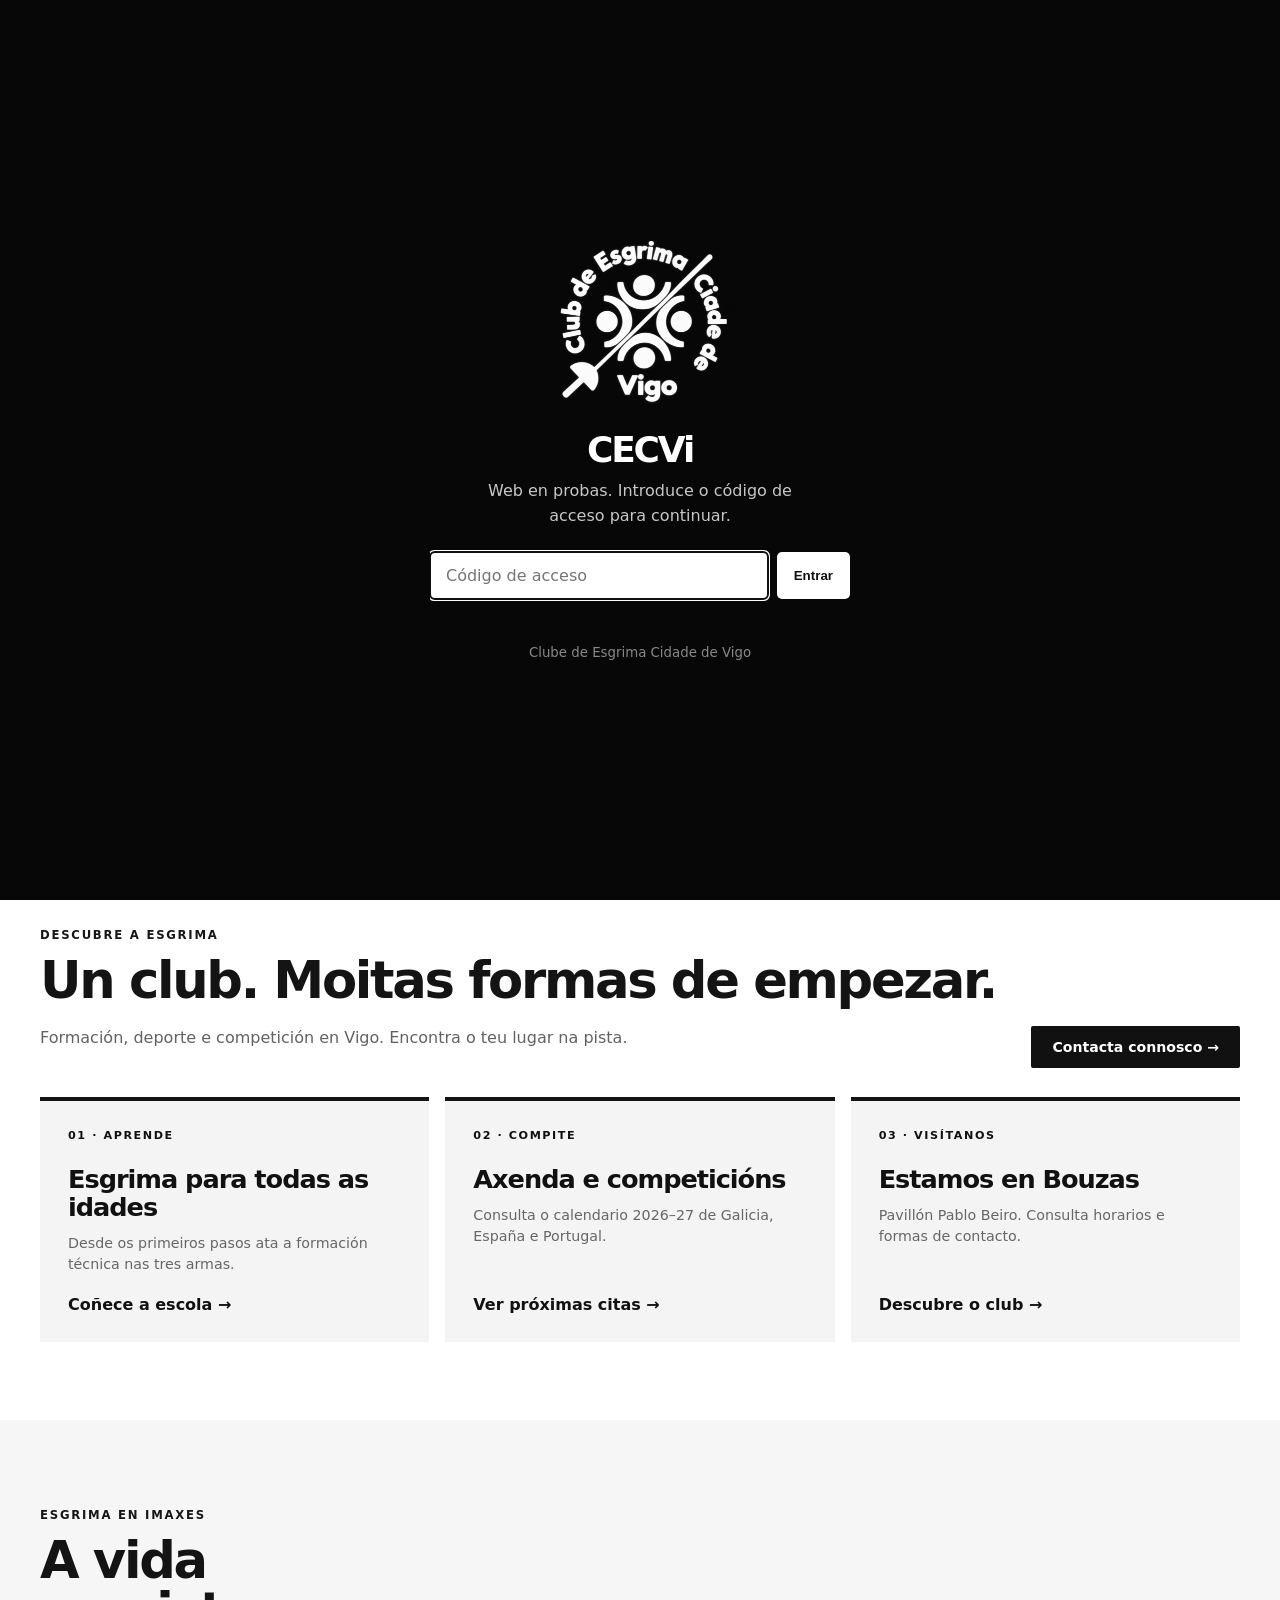
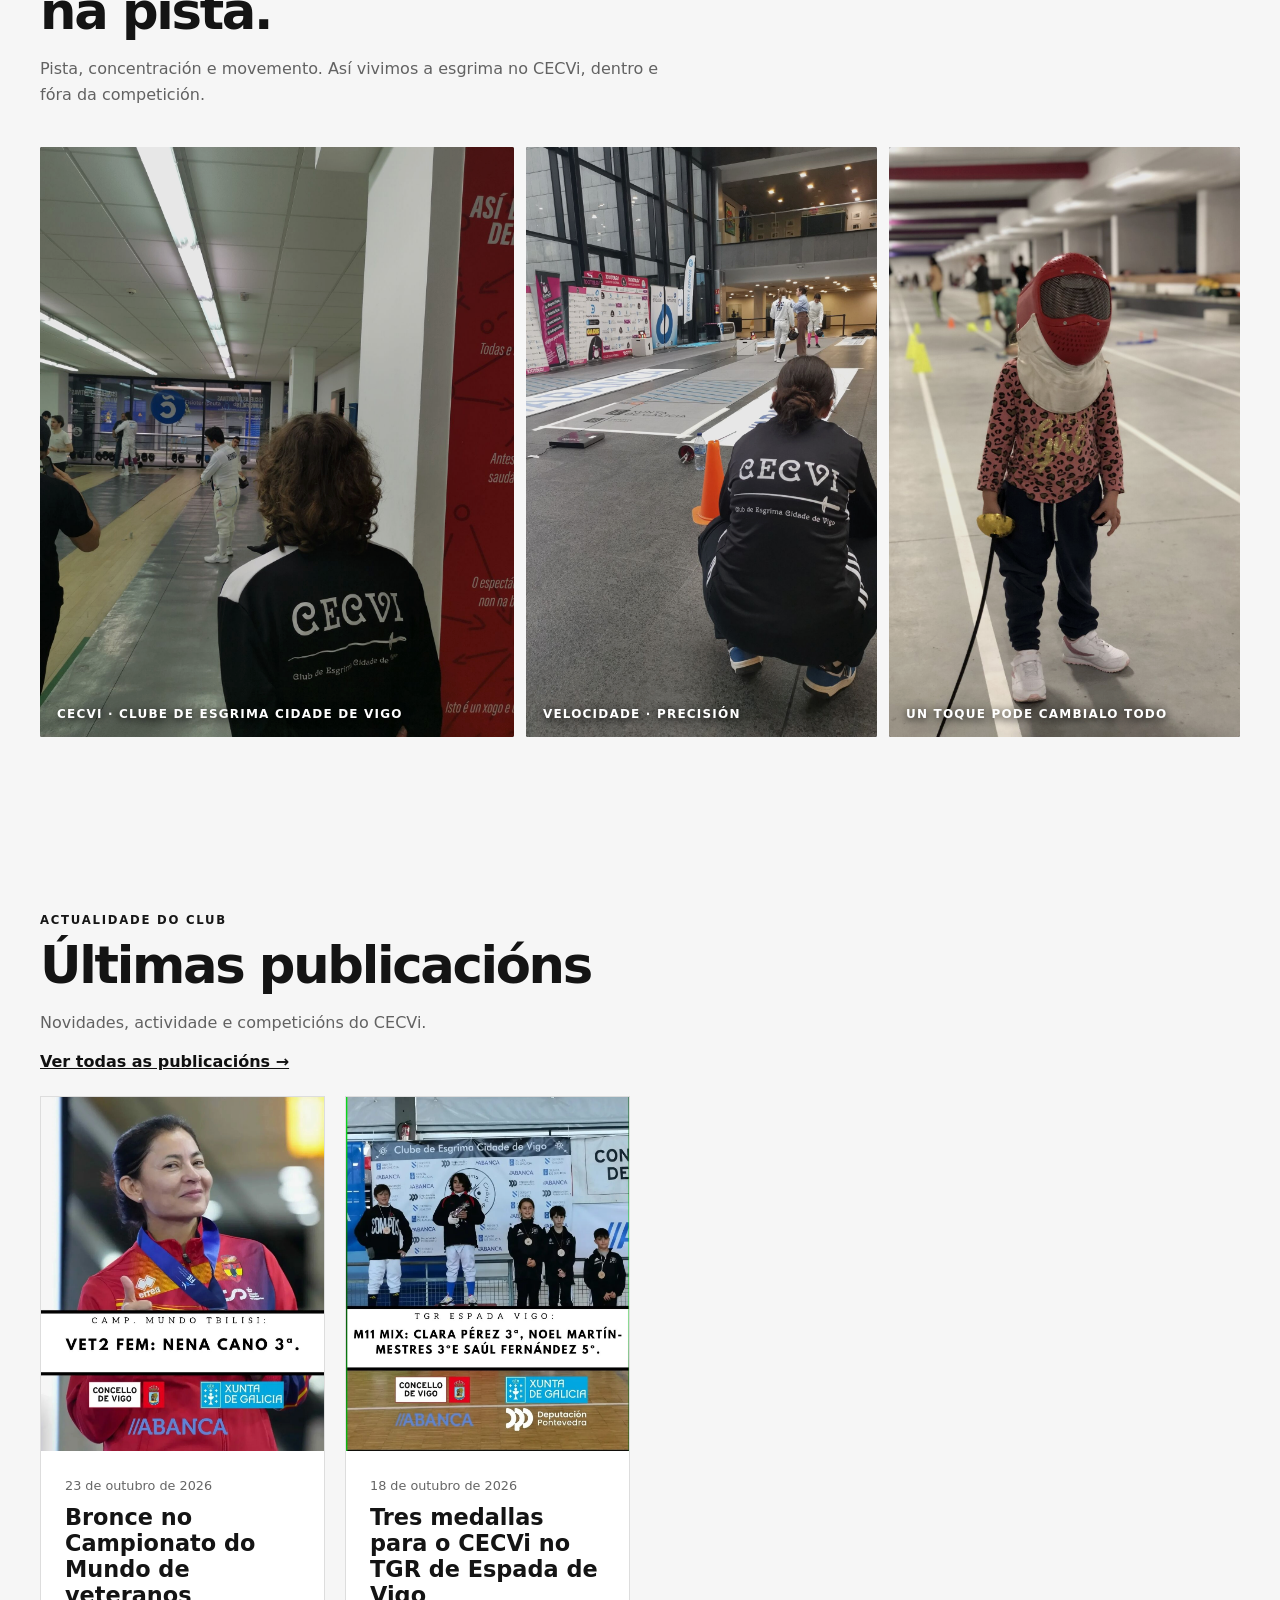
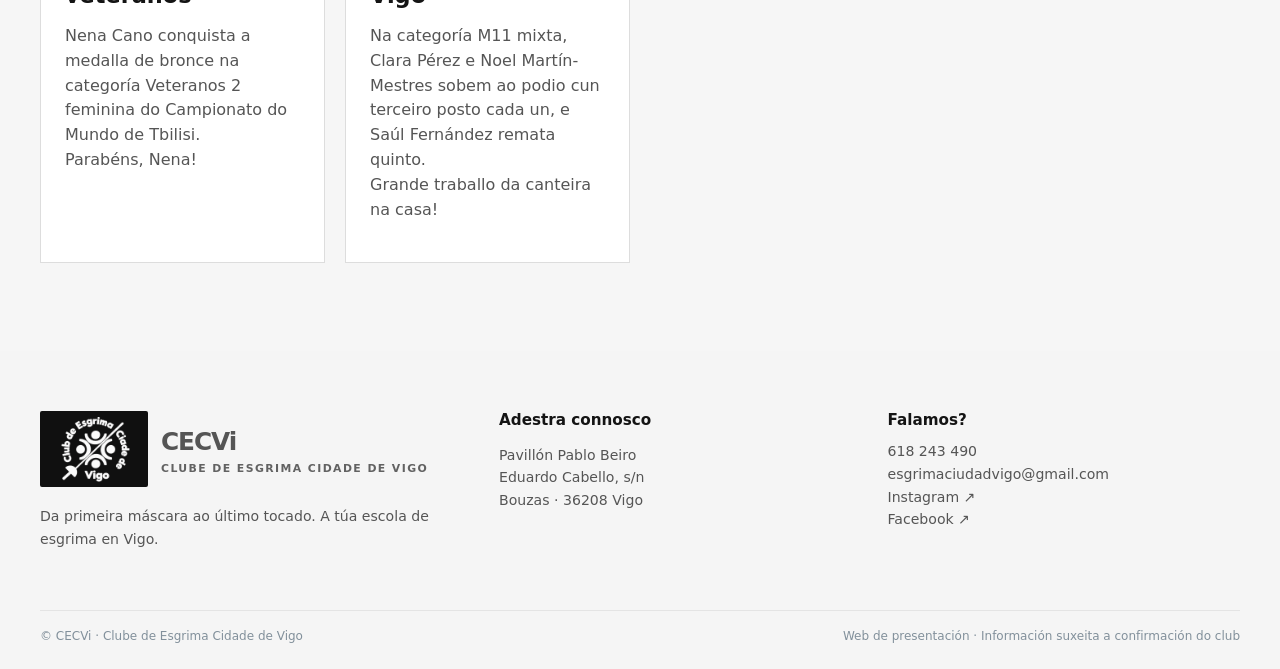
<file: index.html>
<!doctype html>
<html lang="gl">
<head>
  <meta charset="utf-8">
  <meta name="viewport" content="width=device-width, initial-scale=1">
  <meta name="description" content="Clube de Esgrima Cidade de Vigo: escola de esgrima para todas as idades no Pavillón Pablo Beiro, Bouzas. Florete, espada e sabre.">
  <meta name="theme-color" content="#080808">
  <link rel="icon" type="image/png" href="favicon.png">
  <link rel="apple-touch-icon" href="assets/apple-touch-icon.png">
  <link rel="canonical" href="https://cecvi.onrender.com/">
  <meta property="og:type" content="website">
  <meta property="og:locale" content="gl_ES">
  <meta property="og:site_name" content="CECVi · Clube de Esgrima Cidade de Vigo">
  <meta property="og:title" content="CECVi · Clube de Esgrima Cidade de Vigo">
  <meta property="og:description" content="Clube de Esgrima Cidade de Vigo: escola de esgrima para todas as idades no Pavillón Pablo Beiro, Bouzas. Florete, espada e sabre.">
  <meta property="og:url" content="https://cecvi.onrender.com/">
  <meta property="og:image" content="https://cecvi.onrender.com/assets/cecvi-combate-principal.jpg">
  <meta name="twitter:card" content="summary_large_image">
  <title>CECVi · Clube de Esgrima Cidade de Vigo</title>
  <style>
    :root{--ink:#080808;--paper:#f5f5f3;--red:#111;--warm:#fff;--slate:#626262;--line:#d7d7d3;--white:#fff}
    *{box-sizing:border-box}.access{position:fixed;z-index:50;inset:0;background:#070707;color:#fff;display:grid;place-items:center;padding:22px}.access[hidden]{display:none}.access-box{width:min(420px,100%);text-align:center}.access .mark{margin:0 auto 25px;width:64px;height:64px;font-size:1.55rem;box-shadow:7px 7px 0 #aaa}.access h1{font-size:2.25rem;letter-spacing:-.06em;margin:0 0 9px}.access p{line-height:1.55;color:#c7c7c7;margin:0 auto 24px;max-width:340px}.access form{display:flex;gap:9px}.access input{min-width:0;flex:1;padding:14px 16px;background:#fff;border:0;border-radius:5px;font:inherit;color:#111}.access button{border:0;border-radius:5px;background:#fff;color:#111;padding:0 17px;font-weight:900;cursor:pointer}.access small{display:block;margin-top:17px;color:#888}.access-error{height:19px;margin:10px 0 0;color:#fff;font-size:.85rem;font-weight:700}html{scroll-behavior:smooth}body{margin:0;background:var(--paper);color:var(--ink);font-family:Inter,ui-sans-serif,system-ui,-apple-system,BlinkMacSystemFont,"Segoe UI",sans-serif}.wrap{width:min(1160px,calc(100% - 40px));margin:auto}
    .top{background:var(--ink);color:white;font-size:.78rem;letter-spacing:.07em}.top .wrap{display:flex;justify-content:space-between;padding:10px 0}.top a{color:white;text-decoration:none}
    nav{height:82px;display:flex;align-items:center;justify-content:space-between}.brand{display:flex;align-items:center;gap:13px;text-decoration:none;color:var(--ink)}.mark{width:43px;height:43px;border-radius:50%;background:var(--red);color:#fff;display:grid;place-items:center;font-weight:900;letter-spacing:-.08em;box-shadow:5px 5px 0 #a9a9a5}.brand b{font-size:1.18rem}.brand small{display:block;font-size:.66rem;font-weight:750;letter-spacing:.13em;text-transform:uppercase;color:var(--slate)}.links{display:flex;align-items:center;gap:26px}.links a{font-size:.88rem;font-weight:700;color:var(--ink);text-decoration:none}.button{display:inline-flex;align-items:center;justify-content:center;border:0;border-radius:999px;background:var(--red);color:#fff;padding:13px 21px;text-decoration:none;font-weight:800;font-size:.88rem;cursor:pointer}.links a.button{color:#fff}.links a.button.ghost{background:transparent;color:var(--ink);border:1.5px solid var(--ink)}
    .hero{background:var(--ink);color:#fff;min-height:600px;position:relative;overflow:hidden}.hero:after{content:"";position:absolute;inset:0;background:linear-gradient(90deg,#08111f 10%,rgba(8,17,31,.76) 47%,rgba(8,17,31,.1)),linear-gradient(0deg,rgba(8,17,31,.9),transparent 45%);z-index:0}.hero img{position:absolute;inset:0;width:100%;height:100%;object-fit:cover;object-position:center;opacity:.8;filter:contrast(1.05)}.hero .wrap{height:600px;display:flex;align-items:end;position:relative;z-index:1;padding-bottom:73px}.hero-text{max-width:670px}.eyebrow{font-size:.75rem;letter-spacing:.18em;text-transform:uppercase;font-weight:900;color:var(--warm);margin-bottom:15px}.hero h1{font-size:clamp(3.1rem,8vw,6.35rem);line-height:.89;letter-spacing:-.075em;margin:0}.hero p{max-width:490px;font-size:1.08rem;line-height:1.55;margin:25px 0 29px;color:#edf2f6}.actions{display:flex;gap:12px;flex-wrap:wrap}
    .strip{background:#111;color:#fff}.strip .wrap{display:flex;justify-content:space-between;gap:30px;padding:20px 0;font-weight:800}.strip span{font-size:.88rem}.strip b{color:#fff}
    section{padding:94px 0}.kicker{font-size:.73rem;font-weight:900;letter-spacing:.18em;color:var(--red);text-transform:uppercase}.title{font-size:clamp(2.15rem,4vw,3.65rem);line-height:1;letter-spacing:-.06em;margin:13px 0 19px}.lead{color:#526171;max-width:640px;line-height:1.65}.cards{display:grid;grid-template-columns:repeat(3,1fr);gap:16px;margin-top:42px}.card{background:#fff;border:1px solid #e7eaed;padding:27px;min-height:225px;border-radius:7px;transition:.2s}.card:hover{transform:translateY(-4px);box-shadow:0 17px 30px #0b17251b}.num{font-size:.75rem;color:var(--red);font-weight:900;letter-spacing:.1em}.card h3{font-size:1.38rem;letter-spacing:-.04em;margin:24px 0 11px}.card p{font-size:.93rem;line-height:1.55;color:#5e6b79}.card a{font-size:.85rem;font-weight:850;color:var(--ink);text-decoration:none}.info{background:#e9edf0}.info-grid{display:grid;grid-template-columns:1.12fr .88fr;gap:65px;align-items:center}.detail{display:grid;grid-template-columns:120px 1fr;border-top:1px solid #c9d1d8;padding:20px 0}.detail b{font-size:.77rem;color:var(--red);letter-spacing:.12em;text-transform:uppercase}.detail span{line-height:1.55;font-weight:600}.quote{background:var(--ink);color:#fff;padding:40px;border-radius:8px;position:relative}.quote:before{content:"⌁";position:absolute;right:28px;top:5px;font-size:5rem;color:var(--red);font-family:Georgia}.quote p{font-size:1.55rem;line-height:1.23;letter-spacing:-.045em;margin:0 0 25px}.quote small{font-weight:750;letter-spacing:.08em;color:var(--warm);text-transform:uppercase}.season{padding:0;background:#fff}.season-card{margin:-1px auto 0;display:grid;grid-template-columns:1.05fr .95fr;min-height:440px;overflow:hidden;background:#111;color:#fff}.season-card img{width:100%;height:100%;object-fit:cover;min-height:340px}.season-copy{padding:58px;display:flex;flex-direction:column;justify-content:center}.season-copy .kicker{color:#fff}.season-copy h2{font-size:clamp(2rem,4vw,3.5rem);line-height:.98;letter-spacing:-.06em;margin:13px 0}.season-copy p{color:#c9c9c9;line-height:1.55;max-width:430px}.season-dates{display:flex;gap:25px;margin-top:20px;flex-wrap:wrap}.season-dates b{font-size:1.5rem;letter-spacing:-.05em;display:block}.season-dates span{font-size:.74rem;letter-spacing:.1em;text-transform:uppercase;color:#aaa;font-weight:800}.agenda{background:var(--ink);color:#fff}.agenda .kicker{color:var(--warm)}.agenda .lead{color:#bac4cc}.event-list{margin-top:38px;border-top:1px solid #3a4652}.event{display:grid;grid-template-columns:120px 1fr auto;align-items:center;gap:26px;border-bottom:1px solid #3a4652;padding:26px 0}.date{font-weight:900;color:var(--warm);font-size:.9rem}.event h3{margin:0 0 6px;font-size:1.28rem}.event p{margin:0;color:#b6c0c8;font-size:.9rem}.event a{color:#fff;text-decoration:none;font-weight:800;font-size:.84rem;border-bottom:2px solid var(--red);padding-bottom:4px}
    .gallery{display:grid;grid-template-columns:1.35fr 1fr 1fr;gap:14px;margin-top:38px}.gallery figure{margin:0;position:relative;overflow:hidden;background:#111;min-height:290px;border-radius:7px}.gallery figure:first-child{grid-row:span 2;min-height:590px}.gallery img{width:100%;height:100%;object-fit:cover;position:absolute;inset:0;filter:contrast(1.05);opacity:.9;transition:.35s}.gallery figure:hover img{transform:scale(1.04);opacity:1}.gallery figcaption{position:absolute;left:17px;bottom:16px;right:17px;color:#fff;font-size:.75rem;letter-spacing:.1em;text-transform:uppercase;font-weight:900;text-shadow:0 2px 8px #000}.policies{display:grid;grid-template-columns:1fr 1fr;gap:15px;margin-top:36px}.policy{background:#fff;border:1px solid var(--line);padding:22px;display:flex;justify-content:space-between;align-items:center;gap:12px}.policy h3{font-size:1.08rem;margin:0 0 5px}.policy p{font-size:.84rem;margin:0;color:#687586}.policy button{border:0;background:transparent;font-weight:900;color:var(--red);cursor:pointer;font-size:1.25rem}
    footer{background:#fff;padding:60px 0 26px}.foot{display:grid;grid-template-columns:1.2fr 1fr 1fr;gap:36px}.foot h3{margin:0 0 11px;font-size:.95rem}.foot p,.foot a{font-size:.88rem;color:#5e6b79;line-height:1.6;text-decoration:none;display:block}.legal{border-top:1px solid var(--line);margin-top:45px;padding-top:18px;font-size:.75rem;color:#82909b;display:flex;justify-content:space-between}
    dialog{border:0;border-radius:12px;padding:0;box-shadow:0 25px 70px #0008;width:min(650px,calc(100% - 32px));max-height:80vh}dialog::backdrop{background:#06111abf}.modal{padding:30px}.modal header{display:flex;justify-content:space-between;gap:20px;border-bottom:1px solid var(--line);padding-bottom:15px}.modal h2{font-size:1.6rem;letter-spacing:-.05em;margin:0}.close{border:0;background:#edf0f2;width:32px;height:32px;border-radius:50%;cursor:pointer;font-size:1.1rem}.modal .content{padding-top:16px;color:#465463;line-height:1.55}.modal .content h3{color:var(--ink);font-size:1rem;margin:18px 0 6px}.modal .content ul{padding-left:20px}
    @media(max-width:720px){.gallery{grid-template-columns:1fr}.gallery figure,.gallery figure:first-child{min-height:285px}.season-card{grid-template-columns:1fr}.season-copy{padding:40px}.top .wrap{justify-content:center}.top span:last-child{display:none}.links{display:none}nav{height:68px}.hero,.hero .wrap{min-height:530px;height:530px}.hero .wrap{padding-bottom:45px}.strip .wrap{display:block}.strip span{display:block;margin:4px 0}.cards,.policies,.foot,.info-grid{grid-template-columns:1fr}.event{grid-template-columns:80px 1fr}.event a{grid-column:2}.detail{grid-template-columns:94px 1fr}.quote{margin-top:-30px}.legal{display:block}.legal span{display:block;margin:6px 0}section{padding:65px 0}}
  .club-logo{display:block;width:100%;height:100%;object-fit:contain}.logo-badge{display:flex;align-items:center;justify-content:center;flex:none;width:88px;height:65px;padding:5px;background:#080808;border-radius:6px}.access .login-logo{width:240px;height:165px;max-width:80vw;margin:0 auto 24px;object-fit:contain}.foot a.brand{display:flex;align-items:center;gap:13px}.access-box{max-height:100dvh;overflow:auto;padding:18px 0}@media(max-width:720px){.logo-badge{width:68px;height:50px}.brand small{font-size:.58rem;letter-spacing:.07em}.access .login-logo{width:210px;height:145px}}
    /* Portada adaptable: evita que los CTA queden ocultos en teléfonos. */
    @media (max-width:720px){
      .hero{height:auto;min-height:0;padding:0;overflow:hidden}
      .hero .wrap{height:auto;min-height:0;align-items:flex-end;padding-top:90px;padding-bottom:42px}
      .hero-text{width:100%;min-width:0}
      .hero h1{font-size:clamp(2.6rem,10vw,4.3rem);line-height:1.02;letter-spacing:-.055em}
      .hero p{font-size:1rem;line-height:1.5;margin:22px 0 26px}
      .hero .actions{display:grid;grid-template-columns:1fr 1fr;gap:10px}
      .hero .actions .button{min-width:0;min-height:48px;padding:12px 10px;text-align:center;font-size:.82rem;line-height:1.25}
      .strip .wrap{padding:22px 0}
    }
    @media (max-width:390px){
      .hero .actions{grid-template-columns:1fr}
      .hero .wrap{padding-top:75px;padding-bottom:34px}
    }
 
    /* Redeseño editorial inspirado na estrutura visual de clubs de esgrima. */
    :root{--paper:#fff;--ink:#141414;--red:#161616;--slate:#626262;--line:#e4e4e4}
    body{background:#fff} .wrap{width:min(1200px,calc(100% - 48px))}
    .top{background:#111;letter-spacing:.04em}.top .wrap{padding:9px 0}
    header.wrap{position:relative;z-index:10}nav{height:104px}
    .brand{gap:15px}.logo-badge{width:108px;height:76px;background:#101010;border-radius:2px;padding:5px}
    .brand b{font-size:1.55rem;letter-spacing:-.045em}.brand small{font-size:.68rem;line-height:1.45}
    .links{gap:30px}.links a:not(.button){position:relative}.links a:not(.button):hover:after{content:"";height:2px;position:absolute;bottom:-9px;left:0;right:0;background:#111}
    .links .button{border-radius:3px;padding:13px 18px;text-transform:uppercase;letter-spacing:.05em;font-size:.76rem}
    .hero{min-height:650px;padding:0}.hero .wrap{height:650px;align-items:center;padding-bottom:0}
    .hero img{opacity:1;object-position:center 35%}.hero:after{background:linear-gradient(90deg,rgba(0,0,0,.82),rgba(0,0,0,.34) 58%,rgba(0,0,0,.10)),linear-gradient(0deg,rgba(0,0,0,.35),transparent 70%)}
    .hero-text{max-width:780px}.hero h1{font-size:clamp(3.45rem,7vw,6.5rem);line-height:.99;letter-spacing:-.065em}.hero p{color:#fff;font-size:1.16rem}
    .eyebrow{color:#fff}.hero .button{border-radius:3px;background:#fff;color:#111}.hero .button.ghost{background:rgba(0,0,0,.15);color:#fff;border:1px solid #fff}
    .strip{background:#f2f2f2;color:#151515;border-bottom:1px solid #e6e6e6}.strip b{color:#111}.strip .wrap{padding:23px 0}
    section{padding:88px 0}.title{letter-spacing:-.045em}.kicker{letter-spacing:.15em}.lead{color:#626262}
    .cards{gap:23px}.card{border:1px solid #e4e4e4;border-radius:2px;padding:34px;box-shadow:0 3px 22px #00000008}.card:hover{box-shadow:0 12px 35px #00000013}
    .card .num{font-size:.73rem}.card h3{font-size:1.55rem}.card p{color:#636363}
    .visuals{background:#f6f6f6}.gallery{gap:12px}.gallery figure{border-radius:2px}
    .info{background:#f7f7f7}.detail{border-color:#ddd}.quote{border-radius:2px}
    .agenda{background:#181818}.agenda .lead{color:#ccc}
    footer{background:#f5f5f5}.foot p,.foot a{color:#555}
    .section-head{display:flex;justify-content:space-between;align-items:end;gap:25px}.section-head .button{flex:none;background:#111;border-radius:2px}
    .spotlight{padding:78px 0;background:#fff}.spotlight-grid{display:grid;grid-template-columns:repeat(3,minmax(0,1fr));gap:16px;margin-top:29px}
    .spotlight-card{display:flex;flex-direction:column;min-height:220px;padding:28px;background:#f4f4f4;border-top:4px solid #141414;color:#111;text-decoration:none;transition:transform .2s,background .2s}
    .spotlight-card:hover{transform:translateY(-4px);background:#ececec}.spotlight-card small{letter-spacing:.14em;text-transform:uppercase;font-size:.7rem;font-weight:800}
    .spotlight-card strong{font-size:1.6rem;line-height:1.1;letter-spacing:-.04em;margin:23px 0 12px}.spotlight-card span{line-height:1.5;color:#666;font-size:.89rem}.spotlight-card em{margin-top:auto;padding-top:19px;font-style:normal;font-weight:800}
    .menu-toggle{display:none;background:#111;color:#fff;border:0;padding:11px 15px;border-radius:3px;font-weight:800;cursor:pointer}
    @media(max-width:850px){nav{height:83px}.menu-toggle{display:block}.links{display:none;position:absolute;top:83px;left:0;right:0;z-index:30;background:#fff;padding:18px 22px;box-shadow:0 14px 24px #0002;flex-direction:column;align-items:stretch;gap:0}.links.is-open{display:flex}.links a{padding:13px 0}.links a.button{margin-top:10px;text-align:center}.spotlight-grid{grid-template-columns:1fr}.spotlight-card{min-height:170px}.spotlight-card strong{margin:14px 0 7px}.section-head{align-items:start;flex-direction:column}}
    @media(max-width:720px){.wrap{width:min(100% - 30px,1200px)}.logo-badge{width:70px;height:52px}.brand b{font-size:1.25rem}.brand small{max-width:170px}.hero .wrap{min-height:590px;height:auto;align-items:end;padding-top:125px;padding-bottom:55px}.hero{min-height:590px}.hero h1{font-size:clamp(2.85rem,10vw,4.2rem)}.hero p{font-size:1rem}.hero:after{background:linear-gradient(0deg,rgba(0,0,0,.91),rgba(0,0,0,.35) 82%)}.spotlight{padding:60px 0}.strip .wrap{padding:18px 0}.info-grid{gap:35px}.quote{margin:0}.gallery figure:first-child{min-height:340px}}
    @media(prefers-reduced-motion:reduce){*,*:before,*:after{scroll-behavior:auto!important;transition:none!important}}

 
.hero .hero-slide{opacity:0;transition:opacity .85s ease;filter:contrast(1.05);pointer-events:none}.hero .hero-slide.active{opacity:1}.hero-controls{position:absolute;z-index:5;right:max(24px,calc((100% - 1200px)/2));bottom:32px;display:flex;align-items:center;gap:16px}.hero-controls>button{border:1px solid #fff9;background:#0006;color:#fff;width:40px;height:40px;cursor:pointer;border-radius:50%;font-size:1.7rem;line-height:1}.hero-dots{display:flex;gap:9px}.hero-dots button{width:10px;height:10px;padding:0;border:1px solid #fff;background:transparent;border-radius:50%;cursor:pointer}.hero-dots button.active{background:#fff}.hero-controls button:focus-visible{outline:3px solid #fff;outline-offset:3px}@media(max-width:720px){.hero-controls{bottom:12px;right:16px}.hero-controls>button{height:36px;width:36px}.hero .wrap{padding-bottom:78px}}@media(prefers-reduced-motion:reduce){.hero .hero-slide{transition:none}}
 .news-section{background:#f6f6f6}.news-grid{display:grid;grid-template-columns:repeat(auto-fill,minmax(260px,1fr));gap:20px;margin-top:25px}.news-card{background:#fff;border:1px solid #ddd;overflow:hidden}.news-card img{width:100%;height:auto;aspect-ratio:4/5;object-fit:cover;display:block}.news-card .copy{padding:24px}.news-card time{font-size:.8rem;color:#666}.news-card h3{font-size:1.4rem;margin:10px 0}.news-card p{line-height:1.55;white-space:pre-line;color:#555}.links .admin-link{border:1px solid #888;border-radius:3px;padding:10px 13px;font-size:.8rem;color:#444}.links .admin-link:hover{background:#111;color:#fff}@media(max-width:850px){.links .admin-link{display:block;text-align:center;margin-top:8px}}.admin-link{border:1px solid #999;border-radius:3px;padding:10px 13px;font-size:.8rem}.links .admin-link{color:#444}@media(max-width:850px){.links .admin-link{text-align:center;margin-top:8px}}
/* Navegación móbil consistente en todas as páxinas */
@media(max-width:850px){header.wrap nav{display:flex;align-items:center;justify-content:space-between;position:relative}.menu-toggle{display:inline-flex!important;align-items:center;justify-content:center;flex-shrink:0;position:relative;z-index:51}.links{display:none!important}.links.is-open{display:flex!important;flex-direction:column;position:absolute;top:100%;left:0;right:0;z-index:50;background:#fff;padding:16px 20px;box-shadow:0 12px 25px #0002}.links.is-open a{display:block;padding:12px;color:#111}}

/* Menú móbil compacto, accesible e de alto contraste */
@media(max-width:850px){header.wrap nav{position:relative}.links.is-open{top:calc(100% + 2px)!important;left:0!important;right:0!important;max-height:calc(100dvh - 128px);overflow-y:auto;padding:8px 14px 14px!important;gap:0!important;border-radius:0 0 12px 12px;box-shadow:0 15px 30px #0003}.links.is-open>a:not(.button):not(.admin-link){font-size:1rem!important;line-height:1.25!important;padding:11px 12px!important;border-bottom:1px solid #ededed}.links.is-open>a.button{display:flex!important;align-items:center;justify-content:center;background:#111!important;color:#fff!important;border:1px solid #111!important;margin:12px 0 6px!important;padding:12px!important;min-height:44px;font-size:.9rem!important}.links.is-open>a.admin-link{display:flex!important;align-items:center;justify-content:center;background:#fff!important;color:#111!important;border:1px solid #888!important;margin:0!important;padding:10px!important;min-height:42px;font-size:.9rem!important}.menu-toggle{min-height:44px;font-size:1rem!important}}
@media(min-width:721px){.gallery figure:not(:first-child){grid-row:span 2;min-height:590px}}.links a[aria-current="page"]:not(.button){text-decoration:underline;text-decoration-thickness:2px;text-underline-offset:7px}</style>
<link rel="stylesheet" href="calendar.css?v=3">
</head>
<body>
  <div class="access" id="access" role="dialog" aria-modal="true" aria-labelledby="access-title">
    <div class="access-box"><img class="club-logo login-logo" src="assets/logo2.png" alt="Clube de Esgrima Cidade de Vigo" width="1536" height="1024"><h1 id="access-title">CECVi</h1><p>Web en probas. Introduce o código de acceso para continuar.</p><form id="access-form"><input id="access-password" type="password" autocomplete="current-password" placeholder="Código de acceso" aria-label="Código de acceso" autofocus><button type="submit">Entrar</button></form><div class="access-error" id="access-error" aria-live="polite"></div><small>Clube de Esgrima Cidade de Vigo</small></div>
  </div>
  <div class="top"><div class="wrap"><span>ESGRIMA · FORMACIÓN · COMPETICIÓN</span><span><a href="mailto:esgrimaciudadvigo@gmail.com">esgrimaciudadvigo@gmail.com</a> · 618 243 490</span></div></div>
  <header class="wrap"><nav><a class="brand" href="#"><span class="logo-badge"><img class="club-logo" src="assets/logo2.png" alt="Logo CECVi" width="1536" height="1024"></span><span><b>CECVi</b><small>Clube de Esgrima Cidade de Vigo</small></span></a><button class="menu-toggle" id="menu-toggle" type="button" aria-expanded="false" aria-controls="nav-links">Menú ☰</button><div class="links" id="nav-links"><a href="index.html" aria-current="page">Inicio</a><a href="club.html">O club</a><a href="escola.html">A escola</a><a href="agenda.html">Axenda</a><a href="publicaciones.html">Publicacións</a><a href="normativa.html">Normativa</a><a href="contacto.html" class="button">Contacto</a><a href="admin/" class="admin-link" aria-label="Administración">Admin</a></div></nav></header>
  <main>
    <section class="hero" aria-label="Galería principal"><div class="hero-slides" aria-hidden="true"><img class="hero-slide active" src="assets/cecvi-combate-principal.jpg" onerror="this.onerror=null;this.src='assets/pretempada-2026-27.jpeg'" alt="" fetchpriority="high"><img class="hero-slide" src="assets/cecvi-combate-pista.jpg" onerror="this.onerror=null;this.src='assets/pretempada-2026-27.jpeg'" alt="" loading="lazy"><img class="hero-slide" src="assets/cecvi-esgrima-calle.jpg" onerror="this.onerror=null;this.src='assets/pretempada-2026-27.jpeg'" alt="" loading="lazy"></div><div class="wrap"><div class="hero-text"><div class="eyebrow">Desde Vigo, cara á pista</div><h1>Fai do teu<br>próximo toque<br>un comezo.</h1><p>Esgrima para medrar, competir e compartir. Florete, espada e sabre no corazón de Bouzas.</p><div class="actions"><a class="button" href="contacto.html">Comezar en CECVi</a><a class="button ghost" href="agenda.html">Ver actividade</a></div></div></div><div class="hero-controls" aria-label="Controis do carrusel"><button type="button" id="hero-prev" aria-label="Foto anterior">‹</button><div class="hero-dots"><button type="button" class="active" aria-label="Ver foto 1" aria-current="true"></button><button type="button" aria-label="Ver foto 2"></button><button type="button" aria-label="Ver foto 3"></button></div><button type="button" id="hero-next" aria-label="Foto seguinte">›</button></div></section>
    <div class="strip"><div class="wrap"><span><b>+25 anos</b> de esgrima en Vigo</span><span>Desde os 6 anos · todas as idades</span><span>Pavillón Pablo Beiro · Bouzas</span></div></div>
<section class="spotlight" aria-label="Descubre o CECVi"><div class="wrap"><div class="section-head"><div><div class="kicker">Descubre a esgrima</div><h2 class="title">Un club. Moitas formas de empezar.</h2><p class="lead">Formación, deporte e competición en Vigo. Encontra o teu lugar na pista.</p></div><a href="contacto.html" class="button">Contacta connosco →</a></div><div class="spotlight-grid"><a class="spotlight-card" href="escola.html"><small>01 · Aprende</small><strong>Esgrima para todas as idades</strong><span>Desde os primeiros pasos ata a formación técnica nas tres armas.</span><em>Coñece a escola →</em></a><a class="spotlight-card" href="agenda.html"><small>02 · Compite</small><strong>Axenda e competicións</strong><span>Consulta o calendario 2026–27 de Galicia, España e Portugal.</span><em>Ver próximas citas →</em></a><a class="spotlight-card" href="club.html"><small>03 · Visítanos</small><strong>Estamos en Bouzas</strong><span>Pavillón Pablo Beiro. Consulta horarios e formas de contacto.</span><em>Descubre o club →</em></a></div></div></section>
    <section class="visuals"><div class="wrap"><div class="kicker">Esgrima en imaxes</div><h2 class="title">A vida<br>na pista.</h2><p class="lead">Pista, concentración e movemento. Así vivimos a esgrima no CECVi, dentro e fóra da competición.</p><div class="gallery"><figure><img src="assets/cecvi-identidad-club.jpg" onerror="this.onerror=null;this.src='assets/pretempada-2026-27.jpeg'" alt="CECVi en competición" loading="lazy" decoding="async"><figcaption>CECVi · Clube de Esgrima Cidade de Vigo</figcaption></figure><figure><img src="assets/cecvi-entrenador.jpg" onerror="this.onerror=null;this.src='assets/pretempada-2026-27.jpeg'" alt="Asalto de esgrima" loading="lazy" decoding="async"><figcaption>Velocidade · precisión</figcaption></figure><figure><img src="assets/cecvi-competicion-rojo.jpg" onerror="this.onerror=null;this.src='assets/pretempada-2026-27.jpeg'" alt="Detalle de esgrima" loading="lazy" decoding="async"><figcaption>Un toque pode cambialo todo</figcaption></figure></div></div></section>
    <section id="noticias" class="news-section"><div class="wrap"><div class="kicker">Actualidade do club</div><h2 class="title">Últimas publicacións</h2><p class="lead">Novidades, actividade e competicións do CECVi.</p><p><a href="publicaciones.html" style="color:#111;font-weight:800">Ver todas as publicacións →</a></p><div id="news-list" class="news-grid"><p>Cargando publicacións…</p></div></div></section>
  </main>
  <footer id="contacto"><div class="wrap"><div class="foot"><div><a class="brand" href="#"><span class="logo-badge"><img class="club-logo" loading="lazy" decoding="async" src="assets/logo2.png" alt="Logo CECVi" width="1536" height="1024"></span><span><b>CECVi</b><small>Clube de Esgrima Cidade de Vigo</small></span></a><p style="margin-top:18px">Da primeira máscara ao último tocado. A túa escola de esgrima en Vigo.</p></div><div><h3>Adestra connosco</h3><p>Pavillón Pablo Beiro<br>Eduardo Cabello, s/n<br>Bouzas · 36208 Vigo</p></div><div><h3>Falamos?</h3><a href="tel:+34618243490">618 243 490</a><a href="mailto:esgrimaciudadvigo@gmail.com">esgrimaciudadvigo@gmail.com</a><a href="https://www.instagram.com/esgrimacidadevigo/" target="_blank" rel="noreferrer">Instagram ↗</a><a href="https://www.facebook.com/clube-de-esgrima-cidade-de-vigo" target="_blank" rel="noreferrer">Facebook ↗</a></div></div><div class="legal"><span>© CECVi · Clube de Esgrima Cidade de Vigo</span><span>Web de presentación · Información suxeita a confirmación do club</span></div></div></footer>
  <dialog id="modal"><div class="modal"><header><h2 id="modal-title">Información</h2><button class="close" aria-label="Pechar">×</button></header><div class="content" id="modal-content"></div></div></dialog>
  <script>
    const access=document.querySelector('#access'), accessForm=document.querySelector('#access-form'), accessPassword=document.querySelector('#access-password'), accessError=document.querySelector('#access-error');
    const unlock=()=>{access.hidden=true;sessionStorage.setItem('cecvi-access','ok')};
    if(sessionStorage.getItem('cecvi-access')==='ok') unlock();
    accessForm.addEventListener('submit',e=>{e.preventDefault();if(accessPassword.value==='pinto'){unlock()}else{accessError.textContent='Código incorrecto';accessPassword.value='';accessPassword.focus()}});
    const menuToggle=document.querySelector('#menu-toggle'),navLinks=document.querySelector('#nav-links');menuToggle.addEventListener('click',()=>{const open=navLinks.classList.toggle('is-open');menuToggle.setAttribute('aria-expanded',String(open));});navLinks.querySelectorAll('a').forEach(a=>a.addEventListener('click',()=>{navLinks.classList.remove('is-open');menuToggle.setAttribute('aria-expanded','false');}));document.addEventListener('keydown',e=>{if(e.key==='Escape'&&navLinks.classList.contains('is-open')){navLinks.classList.remove('is-open');menuToggle.setAttribute('aria-expanded','false');menuToggle.focus()}});

    (()=>{const slides=[...document.querySelectorAll('.hero-slide')],dots=[...document.querySelectorAll('.hero-dots button')];if(!slides.length)return;let current=0,timer;const show=i=>{current=(i+slides.length)%slides.length;slides.forEach((el,n)=>el.classList.toggle('active',n===current));dots.forEach((el,n)=>{el.classList.toggle('active',n===current);if(n===current)el.setAttribute('aria-current','true');else el.removeAttribute('aria-current')})};const stop=()=>clearInterval(timer);const start=()=>{stop();if(!window.matchMedia('(prefers-reduced-motion: reduce)').matches)timer=setInterval(()=>show(current+1),5500)};document.querySelector('#hero-prev').addEventListener('click',()=>{show(current-1);start()});document.querySelector('#hero-next').addEventListener('click',()=>{show(current+1);start()});dots.forEach((b,n)=>b.addEventListener('click',()=>{show(n);start()}));document.addEventListener('visibilitychange',()=>document.hidden?stop():start());start()})();
    const modal=document.querySelector('#modal'), title=document.querySelector('#modal-title'), content=document.querySelector('#modal-content');
    const details={fees:['Licenzas e mensualidades','<h3>Licenzas</h3><p>A licenza federativa é obrigatoria para adestrar e debe tramitarse antes do inicio dos adestramentos de setembro. A licenza RFEE é necesaria para competir en probas estatais.</p><h3>Mensualidades</h3><ul><li>Mini Sementeira (ata M9): 25 €/mes</li><li>Sementeira I (M11–M15): 30 €/mes</li><li>Sementeira II (M17–M20): 35 €/mes</li><li>A Fraga (absoluta): 40 €/mes · reducida: 30 €/mes</li></ul><p>O pago realízase antes do día 5. Consulta coa escola calquera cambio de modalidade.</p>'],gear:['Material en préstamo','<p>O club facilita o material necesario durante a iniciación. A medida que avanza a traxectoria, cada atleta vai incorporando o seu propio equipo.</p><h3>Resumo por etapas</h3><ul><li><b>Primeiros 6 meses:</b> equipamento do club; recoméndase ir adquirindo arma, fío de corpo e chaqueta eléctrica cando corresponda.</li><li><b>Desde 6 meses:</b> arma, fío e chaqueta eléctrica propios.</li><li><b>2ª tempada:</b> tamén repostos da arma principal e material da secundaria.</li><li><b>3ª–4ª tempada:</b> máscara, fío de máscara, branco e equipamento completo.</li></ul>'],travel:['Competición e desprazamentos','<p>O CECVi prevé acompañamento técnico nas probas oficiais cando se solicita.</p><ul><li><b>Probas galegas fóra de Vigo:</b> os participantes organizan co mestre o desprazamento de mestres e árbitros antes do luns da semana do torneo.</li><li><b>Probas individuais estatais/internacionais:</b> poden requirir cubrir desprazamento, aloxamento, manutención e cota de arbitraxe.</li><li><b>Liga por equipos RFEE:</b> o club asume habitualmente entre o 70 e o 90 % dos gastos conxuntos da delegación.</li></ul>'],fund:['Bolsa de competicións','<p>A bolsa busca facilitar a participación nas probas individuais, especialmente fóra de Galicia. Concédese por criterios de recursos e/ou rendemento, coa decisión final do corpo técnico.</p><h3>Financiamento</h3><p>Procede de axudas públicas dos atletas, patrocinio e eventualmente rifas. Nas axudas FGE, as achegas á bolsa aplícanse por tramos; as axudas de alto nivel superiores a 250 € achegan un 10 %.</p>']};
    document.querySelectorAll('[data-modal]').forEach(b=>b.addEventListener('click',()=>{const d=details[b.dataset.modal];title.textContent=d[0];content.innerHTML=d[1];modal.showModal()}));document.querySelector('.close').onclick=()=>modal.close();modal.addEventListener('click',e=>{if(e.target===modal)modal.close()});
  </script>

<script>
const glDate=s=>{const M=['xaneiro','febreiro','marzo','abril','maio','xuño','xullo','agosto','setembro','outubro','novembro','decembro'];const p=String(s||'').split('-').map(Number);return p.length===3&&p[1]?p[2]+' de '+M[p[1]-1]+' de '+p[0]:(s||'')};(async()=>{const box=document.querySelector('#news-list');if(!box)return;try{const res=await fetch('content/publicaciones.json',{cache:'no-cache'});if(!res.ok)throw new Error('HTTP '+res.status);const data=await res.json();const list=(data.publicaciones||[]).slice().sort((a,b)=>(b.fecha||'').localeCompare(a.fecha||'')).slice(0,3);if(!list.length){document.querySelector('#noticias').hidden=true;return;}box.replaceChildren();for(const post of list){const article=document.createElement('article');article.className='news-card';if(post.imagen){const img=document.createElement('img');img.loading='lazy';img.alt=post.titulo||'Fotografía do club';img.src=post.imagen.startsWith('/')?post.imagen.slice(1):post.imagen;article.append(img)}const copy=document.createElement('div');copy.className='copy';const time=document.createElement('time');time.textContent=glDate(post.fecha);time.dateTime=post.fecha||'';const h=document.createElement('h3');h.textContent=post.titulo||'';const p=document.createElement('p');p.textContent=post.texto||'';copy.append(time,h,p);article.append(copy);box.append(article)}}catch(e){document.querySelector('#noticias').hidden=true}})();
</script></body>
</html>
</file>
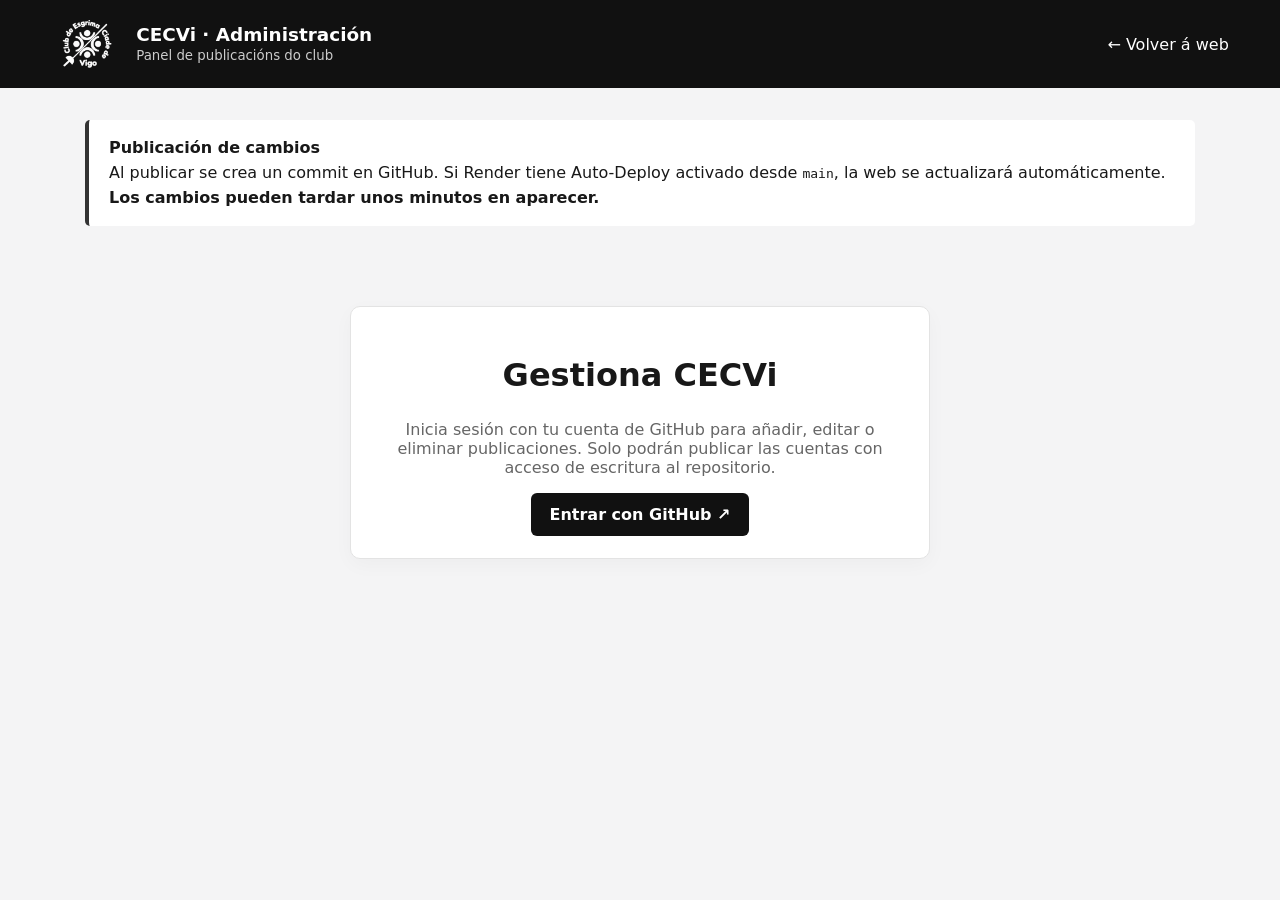
<file: admin/index.html>
<!doctype html>
<html lang="es"><head><meta charset="utf-8"><meta name="viewport" content="width=device-width,initial-scale=1">
<title>CECVi · Administración</title>
<style>
:root{font-family:Inter,system-ui,sans-serif;color:#181818;background:#f4f4f5}*{box-sizing:border-box}body{margin:0}button,input,textarea{font:inherit}button{cursor:pointer}button:disabled{opacity:.5;cursor:wait}.header{background:#111;color:white;padding:16px 4%;display:flex;align-items:center;gap:15px}.header img{height:56px;width:70px;object-fit:contain}.header h1{font-size:1.15rem;margin:0}.header small{color:#ccc}.header a{color:white;margin-left:auto;text-decoration:none}.container{max-width:1150px;margin:32px auto;padding:0 20px}.notice{background:white;border-left:4px solid #333;padding:16px 20px;line-height:1.55;border-radius:5px}.layout{display:grid;grid-template-columns:250px 1fr;gap:24px;margin-top:24px}.panel{background:white;border:1px solid #e3e3e3;border-radius:10px;padding:22px;box-shadow:0 6px 20px #00000008}nav button{width:100%;text-align:left;border:0;background:transparent;padding:15px;font-weight:700;border-radius:7px}nav button.active{background:#111;color:white}.button{background:#111;color:#fff;border:0;border-radius:6px;padding:12px 18px;font-weight:700}.secondary{background:#efefef;color:#151515}.danger{background:#a32222}.line{display:flex;gap:12px;align-items:center;flex-wrap:wrap}.line h2{margin:0 auto 0 0}.muted{color:#666}.item{padding:15px 0;border-bottom:1px solid #eee;display:flex;gap:14px;align-items:center}.item img{width:75px;height:65px;object-fit:cover;border-radius:5px;background:#eee}.item strong{display:block}.item .actions{margin-left:auto;display:flex;gap:8px}.item button{border:1px solid #ddd;padding:8px;border-radius:5px;background:white}.form{display:grid;gap:16px}.form label{display:grid;gap:7px;font-weight:650}.form input,.form textarea{width:100%;border:1px solid #ccc;padding:12px;border-radius:6px}.form textarea{min-height:180px;resize:vertical}.thumb{max-height:180px;max-width:100%;object-fit:contain}.hidden{display:none!important}#status{margin:15px 0;color:#494949;min-height:24px}#status.error{color:#ac2525}.login{max-width:580px;margin:80px auto;text-align:center}.login h2{font-size:2rem}.list-empty{padding:35px;text-align:center;color:#777}.subtext{font-size:.88rem;color:#666} .pill{background:#eee;border-radius:30px;padding:6px 10px;font-size:.8rem}@media(max-width:760px){.layout{grid-template-columns:1fr}.header{padding:12px}.header h1{font-size:1rem}.container{margin:15px auto}.panel{padding:17px}.item .actions{flex-direction:column}}
select{border:1px solid #ccc;border-radius:6px;padding:12px;background:white}#event-list .item{display:flex;justify-content:space-between}.event-meta{font-size:.85rem;color:#666}#event-editor .form{margin-top:22px}#agenda-panel{margin-top:4px}</style></head><body>
<header class="header"><img src="../assets/logo2.png" alt="Logo CECVi"><div><h1>CECVi · Administración</h1><small>Panel de publicacións do club</small></div><a href="../index.html">← Volver á web</a></header>
<main class="container">
<div class="notice"><strong>Publicación de cambios</strong><div>Al publicar se crea un commit en GitHub. Si Render tiene Auto-Deploy activado desde <code>main</code>, la web se actualizará automáticamente. <strong>Los cambios pueden tardar unos minutos en aparecer.</strong></div></div>
<section id="login" class="panel login"><h2>Gestiona CECVi</h2><p class="muted">Inicia sesión con tu cuenta de GitHub para añadir, editar o eliminar publicaciones. Solo podrán publicar las cuentas con acceso de escritura al repositorio.</p><button class="button" id="login-button">Entrar con GitHub ↗</button></section>
<section id="workspace" class="hidden">
<div class="layout"><nav class="panel"><button class="active" id="nav-news">📰 Publicaciones</button><button id="nav-agenda">📅 Agenda</button><button id="logout" class="secondary">Cerrar sesión</button><p class="subtext" id="username"></p></nav>
<div class="panel">
<div id="listing"><div class="line"><h2>Publicaciones</h2><button class="button" id="new">+ Nueva publicación</button></div><p class="muted">Noticias y fotografías que aparecen en la portada de CECVi.</p><div id="items"></div></div>
<div id="editing" class="hidden"><div class="line"><h2 id="editor-title">Nueva publicación</h2><button class="button secondary" id="cancel">← Volver</button></div><form class="form" id="post-form">
<label>Título<input id="title" required maxlength="180" placeholder="Ej. Gran jornada de esgrima en Vigo"></label>
<label>Fecha<input id="date" type="date" required></label>
<label>Fotografía (opcional)<input id="photo" type="file" accept="image/png,image/jpeg,image/webp,image/gif"><img id="preview" class="thumb hidden" alt="Vista previa"><span class="subtext">JPG, PNG, WebP o GIF · máximo 8 MB. Se guardará en el repositorio.</span></label>
<label>Texto de la publicación<textarea id="body" required placeholder="Escribe aquí la noticia..."></textarea></label>
<div class="line"><button type="submit" class="button" id="publish">Publicar cambios</button><button type="button" class="button secondary" id="cancel2">Cancelar</button></div></form></div>
<div id="agenda-panel" class="hidden"><div class="line"><h2>Agenda de competicións</h2><button class="button" id="new-event">+ Novo evento</button></div><p class="muted">Edita as citas existentes ou crea novas. Os cambios publicaranse en GitHub.</p><div id="event-list"></div></div>
<div id="event-editor" class="hidden"><div class="line"><h2 id="event-heading">Novo evento</h2><button type="button" id="event-cancel" class="button secondary">← Volver</button></div><form id="event-form" class="form">
<label>Título<input id="event-title" maxlength="200" required></label>
<label>Data de inicio<input id="event-start" type="date" required></label>
<label>Data de fin<input id="event-end" type="date"></label>
<label>Ámbito<select id="event-region"><option>Galicia</option><option>España</option><option>Portugal</option></select></label>
<label>Arma<select id="event-weapon"><option>Espada</option><option>Florete</option><option>Sabre</option><option>Todas</option></select></label>
<label>Categoría<input id="event-category" placeholder="M15, M17, Absoluta…" required></label>
<label>Lugar<input id="event-place" placeholder="Pavillón, cidade…"></label>
<label>Observacións<textarea id="event-note" placeholder="Horarios, convocatoria, información de inscrición…"></textarea></label>
<label><span><input type="checkbox" id="event-provisional" checked style="width:auto"> Data provisional</span></label>
<div class="line"><button class="button" id="event-save" type="submit">Publicar evento</button><button class="button secondary" type="button" id="event-cancel2">Cancelar</button></div></form></div>
<p id="status" role="status" aria-live="polite"></p></div></div></section>
</main>
<script>
(() => {
'use strict';
const REPO='amartinmestres-cifra/cecvi';
const BASE='https://api.github.com/repos/'+REPO;
const OAUTH='https://cecvi-auth.amartinmestres.workers.dev';
let token='',publications=[],currentSha='',editIndex=-1,busy=false,loginPopup=null,agendaEvents=[],agendaSha='',eventIndex=-1,activeTab='news';
const el=id=>document.getElementById(id);
const setStatus=(value,error=false)=>{el('status').textContent=value;el('status').classList.toggle('error',error)};
const setBusy=v=>{busy=v;el('publish').disabled=v;el('new').disabled=v};
async function api(path,options={}) {
  const headers={'Accept':'application/vnd.github+json','Authorization':'Bearer '+token,'X-GitHub-Api-Version':'2022-11-28',...(options.headers||{})};
  const res=await fetch(path.startsWith('https://')?path:BASE+path,{...options,headers,cache:'no-store'});
  if(!res.ok){let detail='';try{detail=(await res.json()).message||''}catch{}throw Error('GitHub '+res.status+(detail?': '+detail:''));}
  return res.json();
}
const fromBase64=b64=>new TextDecoder().decode(Uint8Array.from(atob(b64.replace(/\s/g,'')),c=>c.charCodeAt(0)));
const toBase64=text=>{const bytes=new TextEncoder().encode(text);let out='';for(let i=0;i<bytes.length;i+=8192)out+=String.fromCharCode(...bytes.slice(i,i+8192));return btoa(out)};
async function load(){
 const file=await api('/contents/content/publicaciones.json?ref=main');
 currentSha=file.sha;const data=JSON.parse(fromBase64(file.content));publications=Array.isArray(data.publicaciones)?data.publicaciones:[];draw();
}
function safeImage(url){if(typeof url!=='string')return '';if(url.startsWith('https://'))return url;const path=url.replace(/^\//,'');if(!/^assets\/publicaciones\/[a-zA-Z0-9._-]+$/.test(path))return '';return 'https://raw.githubusercontent.com/'+REPO+'/main/'+path}
function draw(){
 const box=el('items');box.replaceChildren();
 if(!publications.length){const p=document.createElement('p');p.className='list-empty';p.textContent='Todavía no hay publicaciones. Pulsa «Nueva publicación» para empezar.';box.append(p);return}
 publications.forEach((post,index)=>{
 const row=document.createElement('div');row.className='item';
 const src=safeImage(post.imagen);if(src){const img=document.createElement('img');img.src=src;img.alt='';row.append(img)}
 const info=document.createElement('div');const strong=document.createElement('strong');strong.textContent=post.titulo||'Sin título';const date=document.createElement('span');date.className='subtext';date.textContent=post.fecha||'';info.append(strong,date);row.append(info);
 const actions=document.createElement('div');actions.className='actions';const edit=document.createElement('button');edit.textContent='Editar';edit.onclick=()=>openEditor(index);const del=document.createElement('button');del.textContent='Eliminar';del.onclick=()=>remove(index);actions.append(edit,del);row.append(actions);box.append(row);
 });
}
function openEditor(index=-1){showSection('news');
 editIndex=index;const item=index<0?{}:publications[index];el('editor-title').textContent=index<0?'Nueva publicación':'Editar publicación';el('title').value=item.titulo||'';el('date').value=item.fecha||new Date().toLocaleDateString('en-CA');el('body').value=item.texto||'';el('photo').value='';
 const src=safeImage(item.imagen);el('preview').classList.toggle('hidden',!src);if(src)el('preview').src=src;
 el('listing').classList.add('hidden');el('editing').classList.remove('hidden');setStatus('');
}
function closeEditor(){el('editing').classList.add('hidden');el('listing').classList.remove('hidden');setStatus('')}
async function saveJson(message){
 const content=toBase64(JSON.stringify({publicaciones: publications},null,2)+'\n');
 try{await api('/contents/content/publicaciones.json',{method:'PUT',headers:{'Content-Type':'application/json'},body:JSON.stringify({message,content,sha:currentSha,branch:'main'})})}
 catch(e){await load();throw Error('No se pudieron publicar los cambios. Se ha recargado la versión del repositorio: '+e.message)}
 await load();
}
async function uploadImage(file){
 const mime=['image/jpeg','image/png','image/webp','image/gif'];if(!mime.includes(file.type))throw Error('Formato de imagen no permitido');
 if(file.size>8*1024*1024)throw Error('La imagen supera los 8 MB');
 const ext={'image/jpeg':'jpg','image/png':'png','image/webp':'webp','image/gif':'gif'}[file.type];
 const filename=crypto.randomUUID()+'.'+ext;
 const path='assets/publicaciones/'+filename;
 const data=await file.arrayBuffer();const bytes=new Uint8Array(data);let b64='';for(let i=0;i<bytes.length;i+=8192)b64+=String.fromCharCode(...bytes.slice(i,i+8192));
 await api('/contents/'+path,{method:'PUT',headers:{'Content-Type':'application/json'},body:JSON.stringify({message:'CECVi: subir fotografía '+filename,branch:'main',content:btoa(b64)})});
 return '/'+path;
}
async function remove(index){
 if(busy||!confirm('¿Eliminar esta publicación de la web?'))return;setBusy(true);try{publications.splice(index,1);await saveJson('CECVi: eliminar publicación');setStatus('Publicación eliminada. Render actualizará la web en unos minutos.')}catch(e){setStatus(e.message,true)}finally{setBusy(false)}
}
el('post-form').onsubmit=async event=>{
 event.preventDefault();if(busy)return;setBusy(true);setStatus('Publicando en GitHub…');
 try{
 const file=el('photo').files[0];const old=editIndex>=0?publications[editIndex]:{};const imagen=file?await uploadImage(file):(old.imagen||'');
 const post={titulo:el('title').value.trim(),fecha:el('date').value,imagen,texto:el('body').value.trim()};
 if(!post.titulo||!post.texto||!post.fecha)throw Error('Completa los campos obligatorios.');
 if(editIndex>=0)publications[editIndex]=post;else publications.unshift(post);
 await saveJson('CECVi: '+(editIndex>=0?'actualizar':'crear')+' publicación '+post.titulo.slice(0,65));
 closeEditor();setStatus('Publicado correctamente. Los cambios pueden tardar unos minutos en aparecer en Render.');
 }catch(e){setStatus(e.message,true)}finally{setBusy(false)}
};
el('photo').onchange=()=>{const file=el('photo').files[0];if(file){const src=URL.createObjectURL(file);el('preview').src=src;el('preview').classList.remove('hidden');el('preview').onload=()=>URL.revokeObjectURL(src)}};
el('new').onclick=()=>openEditor();el('cancel').onclick=closeEditor;el('cancel2').onclick=closeEditor;el('nav-news').onclick=closeEditor;
el('logout').onclick=()=>{token='';publications=[];el('workspace').classList.add('hidden');el('login').classList.remove('hidden');setStatus('')};
window.addEventListener('message',async event=>{
 if(event.origin!==new URL(OAUTH).origin||event.source!==loginPopup||typeof event.data!=='string')return;
 if(event.data==='authorizing:github'){loginPopup.postMessage('authorization:github',event.origin);return}
 if(!event.data.startsWith('authorization:github:success:'))return;
 try{
 const data=JSON.parse(event.data.slice('authorization:github:success:'.length));if(!data.token)throw Error('Token no recibido');token=data.token;
 const user=await api('https://api.github.com/user');const repo=await api('');
 if(!repo.permissions?.push)throw Error('Tu cuenta no tiene permisos de escritura sobre el repositorio CECVi.');
 el('username').textContent='Conectado: @'+user.login;await load();el('login').classList.add('hidden');el('workspace').classList.remove('hidden');loadAgenda().catch(err=>setStatus('Sesión iniciada. No se pudo cargar la agenda: '+err.message,true));
 }catch(e){token='';alert('No se pudo acceder: '+e.message)}finally{if(loginPopup&&!loginPopup.closed)loginPopup.close();loginPopup=null}
});

function showSection(section){activeTab=section;el('listing').classList.toggle('hidden',section!=='news');el('editing').classList.add('hidden');el('agenda-panel').classList.toggle('hidden',section!=='agenda');el('event-editor').classList.add('hidden');el('nav-news').classList.toggle('active',section==='news');el('nav-agenda').classList.toggle('active',section==='agenda');setStatus('')}
async function loadAgenda(){const file=await api('/contents/content/agenda.json?ref=main');agendaSha=file.sha;const data=JSON.parse(fromBase64(file.content));agendaEvents=Array.isArray(data.events)?data.events:[];drawAgenda()}
function drawAgenda(){const box=el('event-list');box.replaceChildren();const sorted=agendaEvents.map((e,i)=>({...e,index:i})).sort((a,b)=>a.start.localeCompare(b.start));for(const event of sorted){const row=document.createElement('div');row.className='item';const info=document.createElement('div');const title=document.createElement('strong');title.textContent=event.title;const subtitle=document.createElement('span');subtitle.className='event-meta';subtitle.textContent=event.start+(event.end&&event.end!==event.start?' — '+event.end:'')+' · '+event.region+' · '+event.weapon;info.append(title,subtitle);row.append(info);const actions=document.createElement('div');actions.className='actions';const edit=document.createElement('button');edit.textContent='Editar';edit.onclick=()=>openEvent(event.index);const del=document.createElement('button');del.textContent='Eliminar';del.onclick=()=>deleteEvent(event.index);actions.append(edit,del);row.append(actions);box.append(row)}if(!sorted.length)box.textContent='Non hai eventos.'}
function openEvent(i=-1){eventIndex=i;const e=i<0?{}:agendaEvents[i];el('agenda-panel').classList.add('hidden');el('event-editor').classList.remove('hidden');el('event-heading').textContent=i<0?'Novo evento':'Editar evento';for(const [name,key] of [['title','event-title'],['start','event-start'],['end','event-end'],['category','event-category'],['place','event-place'],['note','event-note']])el(key).value=e[name]||'';el('event-region').value=e.region||'Galicia';el('event-weapon').value=e.weapon||'Espada';el('event-provisional').checked=e.provisional!==false;setStatus('')}
async function saveAgenda(message){const content=toBase64(JSON.stringify({events:agendaEvents},null,2)+'\n');await api('/contents/content/agenda.json',{method:'PUT',headers:{'Content-Type':'application/json'},body:JSON.stringify({message,content,sha:agendaSha,branch:'main'})});await loadAgenda()}
async function deleteEvent(i){if(busy||!confirm('Eliminar este evento da axenda?'))return;setBusy(true);try{agendaEvents.splice(i,1);await saveAgenda('CECVi: eliminar evento da axenda');setStatus('Evento eliminado. Os cambios aparecerán en Render dentro duns minutos.')}catch(e){setStatus(e.message,true);await loadAgenda()}finally{setBusy(false)}}
el('event-form').onsubmit=async e=>{e.preventDefault();if(busy)return;setBusy(true);el('event-save').disabled=true;try{const start=el('event-start').value,end=el('event-end').value||start;if(end<start)throw Error('A data de fin non pode ser anterior á de inicio.');const old=eventIndex>=0?agendaEvents[eventIndex]:{};const updated={...old,start,end,title:el('event-title').value.trim(),region:el('event-region').value,weapon:el('event-weapon').value,category:el('event-category').value.trim(),place:el('event-place').value.trim()||'Sede por confirmar',note:el('event-note').value.trim(),provisional:el('event-provisional').checked,source:old.source||''};if(eventIndex>=0)agendaEvents[eventIndex]=updated;else agendaEvents.push(updated);await saveAgenda('CECVi: '+(eventIndex<0?'crear':'editar')+' evento '+updated.title);showSection('agenda');setStatus('Evento publicado. Os cambios poden tardar uns minutos en aparecer.')}catch(error){setStatus(error.message,true);await loadAgenda()}finally{setBusy(false);el('event-save').disabled=false}};
el('nav-agenda').onclick=()=>showSection('agenda');el('nav-news').onclick=()=>showSection('news');el('new-event').onclick=()=>openEvent();el('event-cancel').onclick=()=>showSection('agenda');el('event-cancel2').onclick=()=>showSection('agenda');

el('login-button').onclick=()=>{loginPopup=window.open(OAUTH+'/auth','cecvi-oauth','width=650,height=750');if(!loginPopup)alert('Permite las ventanas emergentes para iniciar sesión.')};
})();
</script></body></html>
</file>
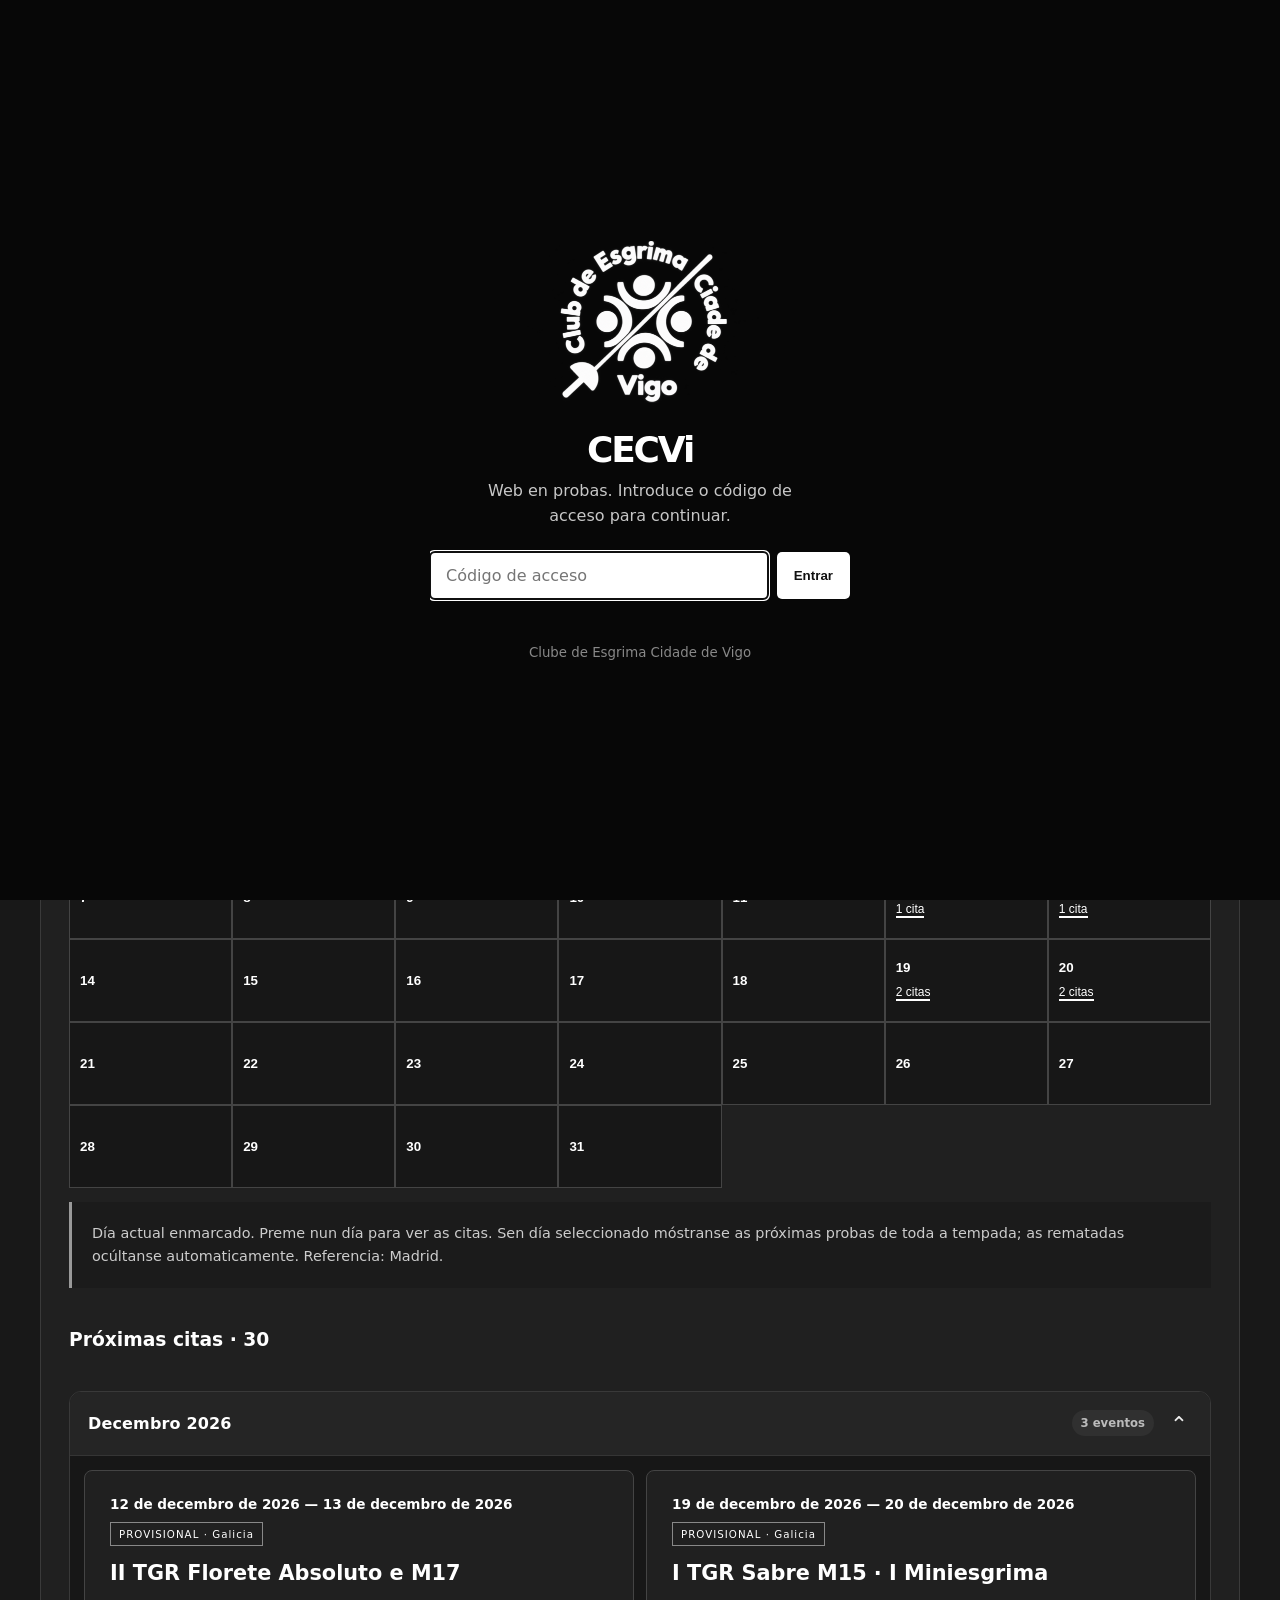
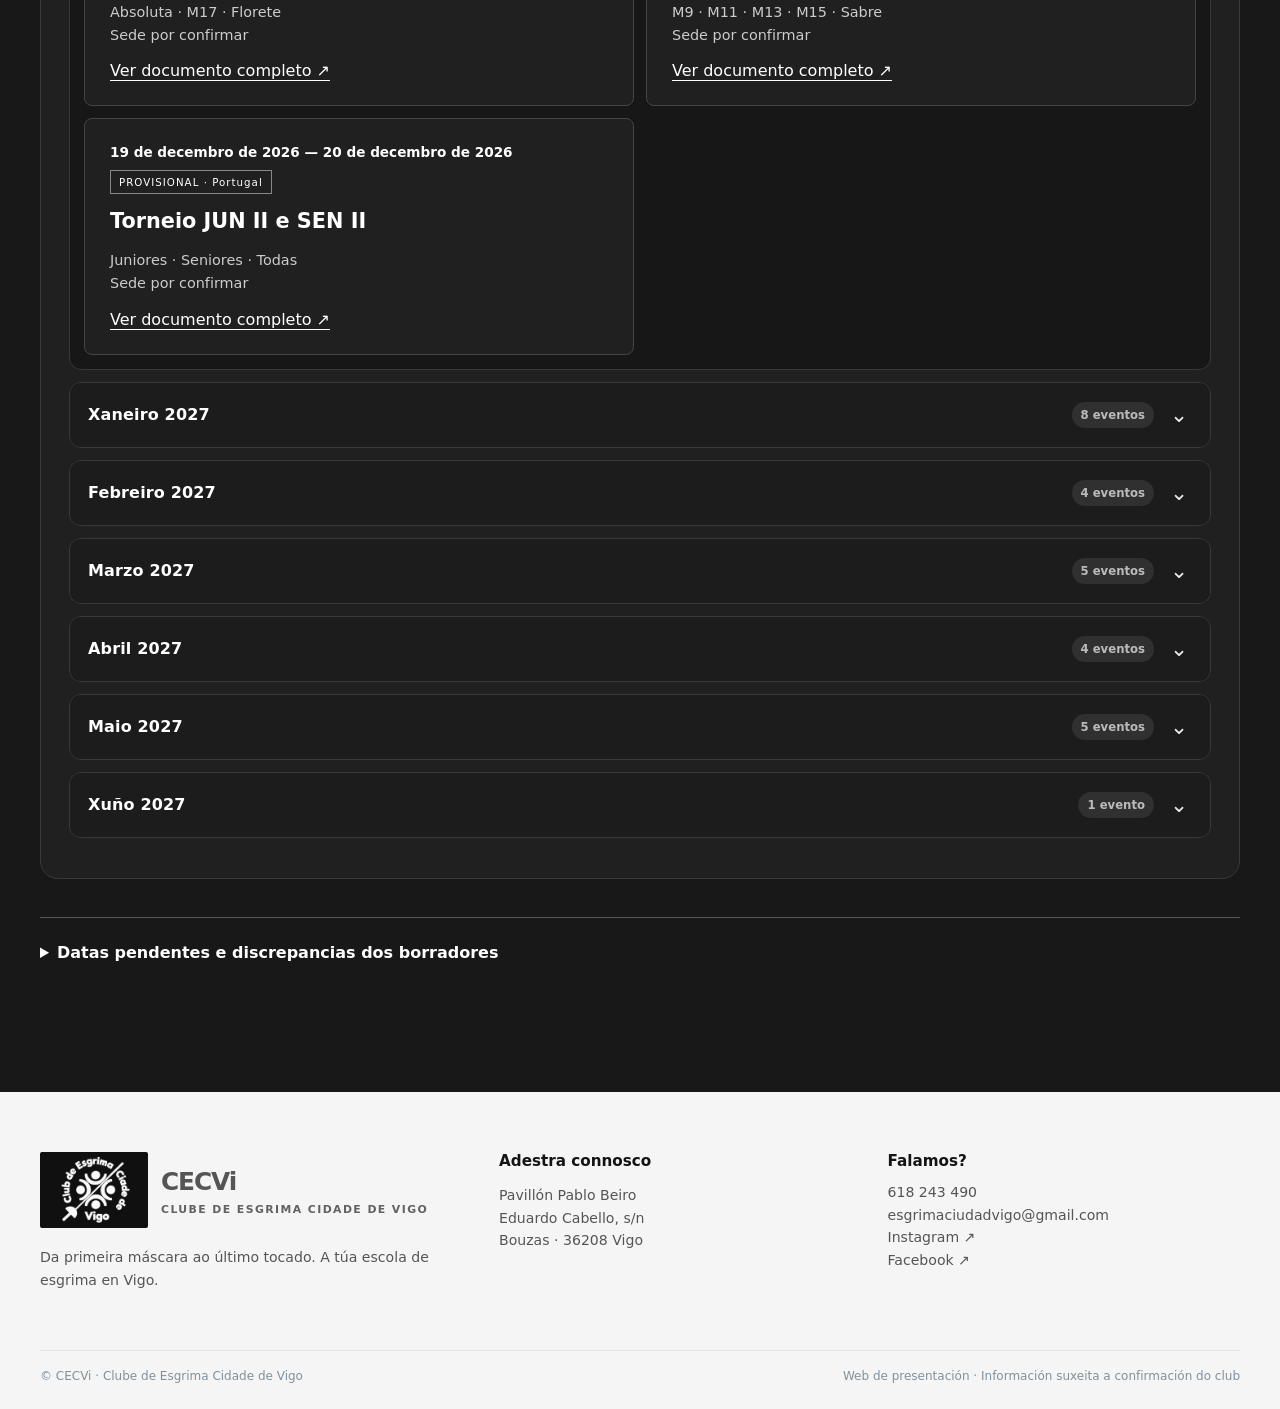
<file: agenda.html>
<!doctype html>
<html lang="gl">
<head>
  <meta charset="utf-8">
  <meta name="viewport" content="width=device-width, initial-scale=1">
  <meta name="description" content="Calendario de competicións de esgrima da tempada 2026–27 en Galicia, España e Portugal, filtrado por ámbito e arma.">
  <meta name="theme-color" content="#080808">
  <link rel="icon" type="image/png" href="favicon.png">
  <link rel="apple-touch-icon" href="assets/apple-touch-icon.png">
  <link rel="canonical" href="https://cecvi.onrender.com/agenda.html">
  <meta property="og:type" content="website">
  <meta property="og:locale" content="gl_ES">
  <meta property="og:site_name" content="CECVi · Clube de Esgrima Cidade de Vigo">
  <meta property="og:title" content="Axenda · CECVi">
  <meta property="og:description" content="Calendario de competicións de esgrima da tempada 2026–27 en Galicia, España e Portugal, filtrado por ámbito e arma.">
  <meta property="og:url" content="https://cecvi.onrender.com/agenda.html">
  <meta property="og:image" content="https://cecvi.onrender.com/assets/pretempada-2026-27.jpeg">
  <meta name="twitter:card" content="summary_large_image">
  <title>Axenda · CECVi</title>
  <style>
    :root{--ink:#080808;--paper:#f5f5f3;--red:#111;--warm:#fff;--slate:#626262;--line:#d7d7d3;--white:#fff}
    *{box-sizing:border-box}.access{position:fixed;z-index:50;inset:0;background:#070707;color:#fff;display:grid;place-items:center;padding:22px}.access[hidden]{display:none}.access-box{width:min(420px,100%);text-align:center}.access .mark{margin:0 auto 25px;width:64px;height:64px;font-size:1.55rem;box-shadow:7px 7px 0 #aaa}.access h1{font-size:2.25rem;letter-spacing:-.06em;margin:0 0 9px}.access p{line-height:1.55;color:#c7c7c7;margin:0 auto 24px;max-width:340px}.access form{display:flex;gap:9px}.access input{min-width:0;flex:1;padding:14px 16px;background:#fff;border:0;border-radius:5px;font:inherit;color:#111}.access button{border:0;border-radius:5px;background:#fff;color:#111;padding:0 17px;font-weight:900;cursor:pointer}.access small{display:block;margin-top:17px;color:#888}.access-error{height:19px;margin:10px 0 0;color:#fff;font-size:.85rem;font-weight:700}html{scroll-behavior:smooth}body{margin:0;background:var(--paper);color:var(--ink);font-family:Inter,ui-sans-serif,system-ui,-apple-system,BlinkMacSystemFont,"Segoe UI",sans-serif}.wrap{width:min(1160px,calc(100% - 40px));margin:auto}
    .top{background:var(--ink);color:white;font-size:.78rem;letter-spacing:.07em}.top .wrap{display:flex;justify-content:space-between;padding:10px 0}.top a{color:white;text-decoration:none}
    nav{height:82px;display:flex;align-items:center;justify-content:space-between}.brand{display:flex;align-items:center;gap:13px;text-decoration:none;color:var(--ink)}.mark{width:43px;height:43px;border-radius:50%;background:var(--red);color:#fff;display:grid;place-items:center;font-weight:900;letter-spacing:-.08em;box-shadow:5px 5px 0 #a9a9a5}.brand b{font-size:1.18rem}.brand small{display:block;font-size:.66rem;font-weight:750;letter-spacing:.13em;text-transform:uppercase;color:var(--slate)}.links{display:flex;align-items:center;gap:26px}.links a{font-size:.88rem;font-weight:700;color:var(--ink);text-decoration:none}.button{display:inline-flex;align-items:center;justify-content:center;border:0;border-radius:999px;background:var(--red);color:#fff;padding:13px 21px;text-decoration:none;font-weight:800;font-size:.88rem;cursor:pointer}.links a.button{color:#fff}.links a.button.ghost{background:transparent;color:var(--ink);border:1.5px solid var(--ink)}
    .hero{background:var(--ink);color:#fff;min-height:600px;position:relative;overflow:hidden}.hero:after{content:"";position:absolute;inset:0;background:linear-gradient(90deg,#08111f 10%,rgba(8,17,31,.76) 47%,rgba(8,17,31,.1)),linear-gradient(0deg,rgba(8,17,31,.9),transparent 45%);z-index:0}.hero img{position:absolute;inset:0;width:100%;height:100%;object-fit:cover;object-position:center;opacity:.8;filter:contrast(1.05)}.hero .wrap{height:600px;display:flex;align-items:end;position:relative;z-index:1;padding-bottom:73px}.hero-text{max-width:670px}.eyebrow{font-size:.75rem;letter-spacing:.18em;text-transform:uppercase;font-weight:900;color:var(--warm);margin-bottom:15px}.hero h1{font-size:clamp(3.1rem,8vw,6.35rem);line-height:.89;letter-spacing:-.075em;margin:0}.hero p{max-width:490px;font-size:1.08rem;line-height:1.55;margin:25px 0 29px;color:#edf2f6}.actions{display:flex;gap:12px;flex-wrap:wrap}
    .strip{background:#111;color:#fff}.strip .wrap{display:flex;justify-content:space-between;gap:30px;padding:20px 0;font-weight:800}.strip span{font-size:.88rem}.strip b{color:#fff}
    section{padding:94px 0}.kicker{font-size:.73rem;font-weight:900;letter-spacing:.18em;color:var(--red);text-transform:uppercase}.title{font-size:clamp(2.15rem,4vw,3.65rem);line-height:1;letter-spacing:-.06em;margin:13px 0 19px}.lead{color:#526171;max-width:640px;line-height:1.65}.cards{display:grid;grid-template-columns:repeat(3,1fr);gap:16px;margin-top:42px}.card{background:#fff;border:1px solid #e7eaed;padding:27px;min-height:225px;border-radius:7px;transition:.2s}.card:hover{transform:translateY(-4px);box-shadow:0 17px 30px #0b17251b}.num{font-size:.75rem;color:var(--red);font-weight:900;letter-spacing:.1em}.card h3{font-size:1.38rem;letter-spacing:-.04em;margin:24px 0 11px}.card p{font-size:.93rem;line-height:1.55;color:#5e6b79}.card a{font-size:.85rem;font-weight:850;color:var(--ink);text-decoration:none}.info{background:#e9edf0}.info-grid{display:grid;grid-template-columns:1.12fr .88fr;gap:65px;align-items:center}.detail{display:grid;grid-template-columns:120px 1fr;border-top:1px solid #c9d1d8;padding:20px 0}.detail b{font-size:.77rem;color:var(--red);letter-spacing:.12em;text-transform:uppercase}.detail span{line-height:1.55;font-weight:600}.quote{background:var(--ink);color:#fff;padding:40px;border-radius:8px;position:relative}.quote:before{content:"⌁";position:absolute;right:28px;top:5px;font-size:5rem;color:var(--red);font-family:Georgia}.quote p{font-size:1.55rem;line-height:1.23;letter-spacing:-.045em;margin:0 0 25px}.quote small{font-weight:750;letter-spacing:.08em;color:var(--warm);text-transform:uppercase}.season{padding:0;background:#fff}.season-card{margin:-1px auto 0;display:grid;grid-template-columns:1.05fr .95fr;min-height:440px;overflow:hidden;background:#111;color:#fff}.season-card img{width:100%;height:100%;object-fit:cover;min-height:340px}.season-copy{padding:58px;display:flex;flex-direction:column;justify-content:center}.season-copy .kicker{color:#fff}.season-copy h2{font-size:clamp(2rem,4vw,3.5rem);line-height:.98;letter-spacing:-.06em;margin:13px 0}.season-copy p{color:#c9c9c9;line-height:1.55;max-width:430px}.season-dates{display:flex;gap:25px;margin-top:20px;flex-wrap:wrap}.season-dates b{font-size:1.5rem;letter-spacing:-.05em;display:block}.season-dates span{font-size:.74rem;letter-spacing:.1em;text-transform:uppercase;color:#aaa;font-weight:800}.agenda{background:var(--ink);color:#fff}.agenda .kicker{color:var(--warm)}.agenda .lead{color:#bac4cc}.event-list{margin-top:38px;border-top:1px solid #3a4652}.event{display:grid;grid-template-columns:120px 1fr auto;align-items:center;gap:26px;border-bottom:1px solid #3a4652;padding:26px 0}.date{font-weight:900;color:var(--warm);font-size:.9rem}.event h3{margin:0 0 6px;font-size:1.28rem}.event p{margin:0;color:#b6c0c8;font-size:.9rem}.event a{color:#fff;text-decoration:none;font-weight:800;font-size:.84rem;border-bottom:2px solid var(--red);padding-bottom:4px}
    .gallery{display:grid;grid-template-columns:1.35fr 1fr 1fr;gap:14px;margin-top:38px}.gallery figure{margin:0;position:relative;overflow:hidden;background:#111;min-height:290px;border-radius:7px}.gallery figure:first-child{grid-row:span 2;min-height:590px}.gallery img{width:100%;height:100%;object-fit:cover;position:absolute;inset:0;filter:contrast(1.05);opacity:.9;transition:.35s}.gallery figure:hover img{transform:scale(1.04);opacity:1}.gallery figcaption{position:absolute;left:17px;bottom:16px;right:17px;color:#fff;font-size:.75rem;letter-spacing:.1em;text-transform:uppercase;font-weight:900;text-shadow:0 2px 8px #000}.policies{display:grid;grid-template-columns:1fr 1fr;gap:15px;margin-top:36px}.policy{background:#fff;border:1px solid var(--line);padding:22px;display:flex;justify-content:space-between;align-items:center;gap:12px}.policy h3{font-size:1.08rem;margin:0 0 5px}.policy p{font-size:.84rem;margin:0;color:#687586}.policy button{border:0;background:transparent;font-weight:900;color:var(--red);cursor:pointer;font-size:1.25rem}
    footer{background:#fff;padding:60px 0 26px}.foot{display:grid;grid-template-columns:1.2fr 1fr 1fr;gap:36px}.foot h3{margin:0 0 11px;font-size:.95rem}.foot p,.foot a{font-size:.88rem;color:#5e6b79;line-height:1.6;text-decoration:none;display:block}.legal{border-top:1px solid var(--line);margin-top:45px;padding-top:18px;font-size:.75rem;color:#82909b;display:flex;justify-content:space-between}
    dialog{border:0;border-radius:12px;padding:0;box-shadow:0 25px 70px #0008;width:min(650px,calc(100% - 32px));max-height:80vh}dialog::backdrop{background:#06111abf}.modal{padding:30px}.modal header{display:flex;justify-content:space-between;gap:20px;border-bottom:1px solid var(--line);padding-bottom:15px}.modal h2{font-size:1.6rem;letter-spacing:-.05em;margin:0}.close{border:0;background:#edf0f2;width:32px;height:32px;border-radius:50%;cursor:pointer;font-size:1.1rem}.modal .content{padding-top:16px;color:#465463;line-height:1.55}.modal .content h3{color:var(--ink);font-size:1rem;margin:18px 0 6px}.modal .content ul{padding-left:20px}
    @media(max-width:720px){.gallery{grid-template-columns:1fr}.gallery figure,.gallery figure:first-child{min-height:285px}.season-card{grid-template-columns:1fr}.season-copy{padding:40px}.top .wrap{justify-content:center}.top span:last-child{display:none}.links{display:none}nav{height:68px}.hero,.hero .wrap{min-height:530px;height:530px}.hero .wrap{padding-bottom:45px}.strip .wrap{display:block}.strip span{display:block;margin:4px 0}.cards,.policies,.foot,.info-grid{grid-template-columns:1fr}.event{grid-template-columns:80px 1fr}.event a{grid-column:2}.detail{grid-template-columns:94px 1fr}.quote{margin-top:-30px}.legal{display:block}.legal span{display:block;margin:6px 0}section{padding:65px 0}}
  .club-logo{display:block;width:100%;height:100%;object-fit:contain}.logo-badge{display:flex;align-items:center;justify-content:center;flex:none;width:88px;height:65px;padding:5px;background:#080808;border-radius:6px}.access .login-logo{width:240px;height:165px;max-width:80vw;margin:0 auto 24px;object-fit:contain}.foot a.brand{display:flex;align-items:center;gap:13px}.access-box{max-height:100dvh;overflow:auto;padding:18px 0}@media(max-width:720px){.logo-badge{width:68px;height:50px}.brand small{font-size:.58rem;letter-spacing:.07em}.access .login-logo{width:210px;height:145px}}
    /* Portada adaptable: evita que los CTA queden ocultos en teléfonos. */
    @media (max-width:720px){
      .hero{height:auto;min-height:0;padding:0;overflow:hidden}
      .hero .wrap{height:auto;min-height:0;align-items:flex-end;padding-top:90px;padding-bottom:42px}
      .hero-text{width:100%;min-width:0}
      .hero h1{font-size:clamp(2.6rem,10vw,4.3rem);line-height:1.02;letter-spacing:-.055em}
      .hero p{font-size:1rem;line-height:1.5;margin:22px 0 26px}
      .hero .actions{display:grid;grid-template-columns:1fr 1fr;gap:10px}
      .hero .actions .button{min-width:0;min-height:48px;padding:12px 10px;text-align:center;font-size:.82rem;line-height:1.25}
      .strip .wrap{padding:22px 0}
    }
    @media (max-width:390px){
      .hero .actions{grid-template-columns:1fr}
      .hero .wrap{padding-top:75px;padding-bottom:34px}
    }
 
    /* Redeseño editorial inspirado na estrutura visual de clubs de esgrima. */
    :root{--paper:#fff;--ink:#141414;--red:#161616;--slate:#626262;--line:#e4e4e4}
    body{background:#fff} .wrap{width:min(1200px,calc(100% - 48px))}
    .top{background:#111;letter-spacing:.04em}.top .wrap{padding:9px 0}
    header.wrap{position:relative;z-index:10}nav{height:104px}
    .brand{gap:15px}.logo-badge{width:108px;height:76px;background:#101010;border-radius:2px;padding:5px}
    .brand b{font-size:1.55rem;letter-spacing:-.045em}.brand small{font-size:.68rem;line-height:1.45}
    .links{gap:30px}.links a:not(.button){position:relative}.links a:not(.button):hover:after{content:"";height:2px;position:absolute;bottom:-9px;left:0;right:0;background:#111}
    .links .button{border-radius:3px;padding:13px 18px;text-transform:uppercase;letter-spacing:.05em;font-size:.76rem}
    .hero{min-height:650px;padding:0}.hero .wrap{height:650px;align-items:center;padding-bottom:0}
    .hero img{opacity:1;object-position:center 35%}.hero:after{background:linear-gradient(90deg,rgba(0,0,0,.82),rgba(0,0,0,.34) 58%,rgba(0,0,0,.10)),linear-gradient(0deg,rgba(0,0,0,.35),transparent 70%)}
    .hero-text{max-width:780px}.hero h1{font-size:clamp(3.45rem,7vw,6.5rem);line-height:.99;letter-spacing:-.065em}.hero p{color:#fff;font-size:1.16rem}
    .eyebrow{color:#fff}.hero .button{border-radius:3px;background:#fff;color:#111}.hero .button.ghost{background:rgba(0,0,0,.15);color:#fff;border:1px solid #fff}
    .strip{background:#f2f2f2;color:#151515;border-bottom:1px solid #e6e6e6}.strip b{color:#111}.strip .wrap{padding:23px 0}
    section{padding:88px 0}.title{letter-spacing:-.045em}.kicker{letter-spacing:.15em}.lead{color:#626262}
    .cards{gap:23px}.card{border:1px solid #e4e4e4;border-radius:2px;padding:34px;box-shadow:0 3px 22px #00000008}.card:hover{box-shadow:0 12px 35px #00000013}
    .card .num{font-size:.73rem}.card h3{font-size:1.55rem}.card p{color:#636363}
    .visuals{background:#f6f6f6}.gallery{gap:12px}.gallery figure{border-radius:2px}
    .info{background:#f7f7f7}.detail{border-color:#ddd}.quote{border-radius:2px}
    .agenda{background:#181818}.agenda .lead{color:#ccc}
    footer{background:#f5f5f5}.foot p,.foot a{color:#555}
    .section-head{display:flex;justify-content:space-between;align-items:end;gap:25px}.section-head .button{flex:none;background:#111;border-radius:2px}
    .spotlight{padding:78px 0;background:#fff}.spotlight-grid{display:grid;grid-template-columns:repeat(3,minmax(0,1fr));gap:16px;margin-top:29px}
    .spotlight-card{display:flex;flex-direction:column;min-height:220px;padding:28px;background:#f4f4f4;border-top:4px solid #141414;color:#111;text-decoration:none;transition:transform .2s,background .2s}
    .spotlight-card:hover{transform:translateY(-4px);background:#ececec}.spotlight-card small{letter-spacing:.14em;text-transform:uppercase;font-size:.7rem;font-weight:800}
    .spotlight-card strong{font-size:1.6rem;line-height:1.1;letter-spacing:-.04em;margin:23px 0 12px}.spotlight-card span{line-height:1.5;color:#666;font-size:.89rem}.spotlight-card em{margin-top:auto;padding-top:19px;font-style:normal;font-weight:800}
    .menu-toggle{display:none;background:#111;color:#fff;border:0;padding:11px 15px;border-radius:3px;font-weight:800;cursor:pointer}
    @media(max-width:850px){nav{height:83px}.menu-toggle{display:block}.links{display:none;position:absolute;top:83px;left:0;right:0;z-index:30;background:#fff;padding:18px 22px;box-shadow:0 14px 24px #0002;flex-direction:column;align-items:stretch;gap:0}.links.is-open{display:flex}.links a{padding:13px 0}.links a.button{margin-top:10px;text-align:center}.spotlight-grid{grid-template-columns:1fr}.spotlight-card{min-height:170px}.spotlight-card strong{margin:14px 0 7px}.section-head{align-items:start;flex-direction:column}}
    @media(max-width:720px){.wrap{width:min(100% - 30px,1200px)}.logo-badge{width:70px;height:52px}.brand b{font-size:1.25rem}.brand small{max-width:170px}.hero .wrap{min-height:590px;height:auto;align-items:end;padding-top:125px;padding-bottom:55px}.hero{min-height:590px}.hero h1{font-size:clamp(2.85rem,10vw,4.2rem)}.hero p{font-size:1rem}.hero:after{background:linear-gradient(0deg,rgba(0,0,0,.91),rgba(0,0,0,.35) 82%)}.spotlight{padding:60px 0}.strip .wrap{padding:18px 0}.info-grid{gap:35px}.quote{margin:0}.gallery figure:first-child{min-height:340px}}
    @media(prefers-reduced-motion:reduce){*,*:before,*:after{scroll-behavior:auto!important;transition:none!important}}

 .links .admin-link{border:1px solid #888;border-radius:3px;padding:10px 13px;font-size:.8rem;color:#444}.links .admin-link:hover{background:#111;color:#fff}@media(max-width:850px){.links .admin-link{display:block;text-align:center;margin-top:8px}}.admin-link{border:1px solid #999;border-radius:3px;padding:10px 13px;font-size:.8rem}.links .admin-link{color:#444}@media(max-width:850px){.links .admin-link{text-align:center;margin-top:8px}}
/* Navegación móbil consistente en todas as páxinas */
@media(max-width:850px){header.wrap nav{display:flex;align-items:center;justify-content:space-between;position:relative}.menu-toggle{display:inline-flex!important;align-items:center;justify-content:center;flex-shrink:0;position:relative;z-index:51}.links{display:none!important}.links.is-open{display:flex!important;flex-direction:column;position:absolute;top:100%;left:0;right:0;z-index:50;background:#fff;padding:16px 20px;box-shadow:0 12px 25px #0002}.links.is-open a{display:block;padding:12px;color:#111}}

/* Menú móbil compacto, accesible e de alto contraste */
@media(max-width:850px){header.wrap nav{position:relative}.links.is-open{top:calc(100% + 2px)!important;left:0!important;right:0!important;max-height:calc(100dvh - 128px);overflow-y:auto;padding:8px 14px 14px!important;gap:0!important;border-radius:0 0 12px 12px;box-shadow:0 15px 30px #0003}.links.is-open>a:not(.button):not(.admin-link){font-size:1rem!important;line-height:1.25!important;padding:11px 12px!important;border-bottom:1px solid #ededed}.links.is-open>a.button{display:flex!important;align-items:center;justify-content:center;background:#111!important;color:#fff!important;border:1px solid #111!important;margin:12px 0 6px!important;padding:12px!important;min-height:44px;font-size:.9rem!important}.links.is-open>a.admin-link{display:flex!important;align-items:center;justify-content:center;background:#fff!important;color:#111!important;border:1px solid #888!important;margin:0!important;padding:10px!important;min-height:42px;font-size:.9rem!important}.menu-toggle{min-height:44px;font-size:1rem!important}}

/* Axenda 2026-27: cabeceira editorial e filtros modernos */
#agenda{padding-top:62px}#agenda .agenda-intro{display:grid;grid-template-columns:minmax(0,1.5fr) minmax(230px,.65fr);gap:42px;align-items:end;margin:0 0 44px}#agenda .agenda-intro .title{font-size:clamp(2.6rem,5.4vw,4.9rem);line-height:.98;letter-spacing:-.06em;margin:16px 0 22px}#agenda .agenda-intro .lead{max-width:620px;line-height:1.7;margin:0;color:#ccc}#agenda .agenda-intro-aside{display:flex;flex-direction:column;align-items:flex-start;padding:23px;border:1px solid #454545;border-radius:14px;background:#222;gap:10px;font-size:.88rem;color:#cfcfcf;line-height:1.5}#agenda .agenda-intro-aside strong{color:#fff;font-size:1.02rem}#agenda .agenda-intro-icon{font-size:1.6rem;color:#fff}#agenda .agenda-intro-aside #today-label{margin:7px 0 0;border-top:1px solid #454545;padding-top:12px;width:100%;font-size:.75rem}#agenda #calendario{border:1px solid #3a3a3a;background:#202020;border-radius:18px;padding:28px}#agenda .agenda-filter-heading{display:flex;align-items:baseline;justify-content:space-between;gap:12px;margin-bottom:20px}#agenda .agenda-filter-heading h3{font-size:1.2rem;margin:0}#agenda .agenda-filter-heading span{font-size:.8rem;color:#aaa}#agenda .agenda-tools{display:flex;align-items:end;gap:14px;margin:0 0 24px;padding:0 0 24px;border-bottom:1px solid #404040}#agenda .agenda-tools label:not(.past-switch){display:flex;flex-direction:column;gap:8px;font-weight:700;color:#ddd;font-size:.78rem}#agenda .agenda-tools select{appearance:none;margin:0;min-width:154px;padding:11px 39px 11px 14px;border:1px solid #555;border-radius:9px;background:#303030;color:#fff;font-size:.92rem;background-image:url("data:image/svg+xml,%3Csvg xmlns='http://www.w3.org/2000/svg' width='14' height='14' fill='none' stroke='white' stroke-width='2'%3E%3Cpath d='m3 5 4 4 4-4'/%3E%3C/svg%3E");background-repeat:no-repeat;background-position:right 12px center}#agenda .past-switch{display:flex;align-items:center;gap:9px;min-height:44px;font-size:.83rem;color:#ddd;margin-left:auto;cursor:pointer}#agenda .past-switch input{accent-color:#fff;width:17px;height:17px}#agenda .calendar-nav{display:flex;justify-content:space-between;gap:12px;align-items:center;margin:0 0 22px}#agenda .calendar-nav h3{margin:0 auto 0 12px;text-transform:capitalize;font-size:1.45rem;letter-spacing:-.025em}#agenda .calendar-nav-actions{display:flex;gap:8px}#agenda .calendar-nav button{background:#303030;border:1px solid #555;color:white;padding:10px 15px;min-height:42px;border-radius:9px;font-weight:750}#agenda .calendar-nav button:hover{background:#444}#agenda .calendar-week{color:#c8c8c8}#agenda .calendar-week span{padding:12px 4px}@media(max-width:720px){#agenda{padding-top:40px}#agenda .agenda-intro{grid-template-columns:1fr;gap:20px;margin-bottom:24px}#agenda .agenda-intro .title{font-size:clamp(2.45rem,10vw,3.7rem)}#agenda .agenda-intro-aside{padding:17px}#agenda #calendario{padding:16px 10px;border-radius:13px}#agenda .agenda-filter-heading{display:block;margin-bottom:16px}#agenda .agenda-filter-heading span{display:block;margin-top:6px}#agenda .agenda-tools{display:grid;grid-template-columns:1fr 1fr;gap:12px;margin-bottom:18px;padding-bottom:18px}#agenda .agenda-tools select{width:100%;min-width:0}#agenda .past-switch{grid-column:1/-1;margin:0;min-height:28px}#agenda .calendar-nav{gap:8px}#agenda .calendar-nav h3{margin:0;font-size:1.02rem;text-align:center}#agenda .calendar-nav button{padding:8px 11px;min-height:38px}#agenda .calendar-nav-actions{gap:5px}}
.links a[aria-current="page"]:not(.button){text-decoration:underline;text-decoration-thickness:2px;text-underline-offset:7px}</style>
<link rel="stylesheet" href="calendar.css?v=3">
</head>
<body>
  <div class="access" id="access" role="dialog" aria-modal="true" aria-labelledby="access-title">
    <div class="access-box"><img class="club-logo login-logo" src="assets/logo2.png" alt="Clube de Esgrima Cidade de Vigo" width="1536" height="1024"><h1 id="access-title">CECVi</h1><p>Web en probas. Introduce o código de acceso para continuar.</p><form id="access-form"><input id="access-password" type="password" autocomplete="current-password" placeholder="Código de acceso" aria-label="Código de acceso" autofocus><button type="submit">Entrar</button></form><div class="access-error" id="access-error" aria-live="polite"></div><small>Clube de Esgrima Cidade de Vigo</small></div>
  </div>
  <div class="top"><div class="wrap"><span>ESGRIMA · FORMACIÓN · COMPETICIÓN</span><span><a href="mailto:esgrimaciudadvigo@gmail.com">esgrimaciudadvigo@gmail.com</a> · 618 243 490</span></div></div>
  <header class="wrap"><nav><a class="brand" href="index.html"><span class="logo-badge"><img class="club-logo" src="assets/logo2.png" alt="Logo CECVi" width="1536" height="1024"></span><span><b>CECVi</b><small>Clube de Esgrima Cidade de Vigo</small></span></a><button class="menu-toggle" id="menu-toggle" type="button" aria-expanded="false" aria-controls="nav-links">Menú ☰</button><div class="links" id="nav-links"><a href="index.html">Inicio</a><a href="club.html">O club</a><a href="escola.html">A escola</a><a href="agenda.html" aria-current="page">Axenda</a><a href="publicaciones.html">Publicacións</a><a href="normativa.html">Normativa</a><a href="contacto.html" class="button">Contacto</a><a href="admin/" class="admin-link" aria-label="Administración">Admin</a></div></nav></header>
<main><section class="agenda" id="agenda"><div class="wrap"><div class="agenda-intro"><div class="agenda-intro-copy"><div class="kicker">TEMPADA 2026–27 · CECVi</div><h1 class="title">Calendario de<br>competicións.</h1><p class="lead">Consulta as próximas probas de esgrima en Galicia, España e Portugal. As datas provisionais están pendentes de confirmación.</p></div><div class="agenda-intro-aside"><span class="agenda-intro-icon" aria-hidden="true">↗</span><strong>Planifica a tempada</strong><span>Filtra por ámbito e arma, escolle un día e consulta as convocatorias.</span><p id="today-label"></p></div></div>
<div id="calendario"><div class="agenda-filter-heading"><h3>Explora a axenda</h3><span>Selecciona os filtros que necesites</span></div><div class="agenda-tools"><label>Ámbito<select id="region"><option value="">Todos</option><option>Galicia</option><option>España</option><option>Portugal</option></select></label><label>Arma<select id="weapon"><option value="">Todas</option><option>Espada</option><option>Florete</option><option>Sabre</option></select></label><label class="past-switch"><input type="checkbox" id="show-past"><span>Incluír eventos pasados</span></label></div><div class="calendar-nav"><button type="button" data-month="-1" aria-label="Mes anterior">←</button><h3 id="month-title"></h3><div class="calendar-nav-actions"><button type="button" id="go-today">Hoxe</button><button type="button" data-month="1" aria-label="Mes seguinte">→</button></div></div><div class="calendar-week"><span>Lun</span><span>Mar</span><span>Mér</span><span>Xov</span><span>Ven</span><span>Sáb</span><span>Dom</span></div><div class="calendar-days" id="days"></div><p class="calendar-note">Día actual enmarcado. Preme nun día para ver as citas. Sen día seleccionado móstranse as próximas probas de toda a tempada; as rematadas ocúltanse automaticamente. Referencia: Madrid.</p><div class="fixture-header"><h3 id="list-title">Próximas citas</h3><button id="clear-day" type="button" hidden>Ver todas as próximas</button></div><div class="fixtures" id="fixtures"></div></div>
<details class="archive"><summary>Datas pendentes e discrepancias dos borradores</summary><p>Galicia: campionatos M17/M20, veteranos e espada absoluta de maio, e florete/sabre absoluto de xuño, sen días definidos.</p><p>Portugal: Circuito Juvenil III e campionatos internacionais sen data. Nacional de Iniciados: indica 1 de maio pero duración de dous días; pendente de aclaración. O estágio de xullo figura como 2026 nun calendario 2026–27: excluído ata confirmación.</p><p>A convocatoria de Vigo fixa o I TGR Espada M15/Miniesgrima no 18 de outubro e substitúe a entrada antiga de setembro. O I TGR Absoluto 17–18 de outubro é outra proba, provisional. A numeración repetida de TGR mantense como na fonte.</p></details>
</div></section>
    </main>  <footer id="contacto"><div class="wrap"><div class="foot"><div><a class="brand" href="index.html"><span class="logo-badge"><img class="club-logo" loading="lazy" decoding="async" src="assets/logo2.png" alt="Logo CECVi" width="1536" height="1024"></span><span><b>CECVi</b><small>Clube de Esgrima Cidade de Vigo</small></span></a><p style="margin-top:18px">Da primeira máscara ao último tocado. A túa escola de esgrima en Vigo.</p></div><div><h3>Adestra connosco</h3><p>Pavillón Pablo Beiro<br>Eduardo Cabello, s/n<br>Bouzas · 36208 Vigo</p></div><div><h3>Falamos?</h3><a href="tel:+34618243490">618 243 490</a><a href="mailto:esgrimaciudadvigo@gmail.com">esgrimaciudadvigo@gmail.com</a><a href="https://www.instagram.com/esgrimacidadevigo/" target="_blank" rel="noreferrer">Instagram ↗</a><a href="https://www.facebook.com/clube-de-esgrima-cidade-de-vigo" target="_blank" rel="noreferrer">Facebook ↗</a></div></div><div class="legal"><span>© CECVi · Clube de Esgrima Cidade de Vigo</span><span>Web de presentación · Información suxeita a confirmación do club</span></div></div></footer>
  <dialog id="modal"><div class="modal"><header><h2 id="modal-title">Información</h2><button class="close" aria-label="Pechar">×</button></header><div class="content" id="modal-content"></div></div></dialog>
  <script>
    const access=document.querySelector('#access'), accessForm=document.querySelector('#access-form'), accessPassword=document.querySelector('#access-password'), accessError=document.querySelector('#access-error');
    const unlock=()=>{access.hidden=true;sessionStorage.setItem('cecvi-access','ok')};
    if(sessionStorage.getItem('cecvi-access')==='ok') unlock();
    accessForm.addEventListener('submit',e=>{e.preventDefault();if(accessPassword.value==='pinto'){unlock()}else{accessError.textContent='Código incorrecto';accessPassword.value='';accessPassword.focus()}});
    const menuToggle=document.querySelector('#menu-toggle'),navLinks=document.querySelector('#nav-links');menuToggle.addEventListener('click',()=>{const open=navLinks.classList.toggle('is-open');menuToggle.setAttribute('aria-expanded',String(open));});navLinks.querySelectorAll('a').forEach(a=>a.addEventListener('click',()=>{navLinks.classList.remove('is-open');menuToggle.setAttribute('aria-expanded','false');}));document.addEventListener('keydown',e=>{if(e.key==='Escape'&&navLinks.classList.contains('is-open')){navLinks.classList.remove('is-open');menuToggle.setAttribute('aria-expanded','false');menuToggle.focus()}});
    const modal=document.querySelector('#modal'), title=document.querySelector('#modal-title'), content=document.querySelector('#modal-content');
    const details={fees:['Licenzas e mensualidades','<h3>Licenzas</h3><p>A licenza federativa é obrigatoria para adestrar e debe tramitarse antes do inicio dos adestramentos de setembro. A licenza RFEE é necesaria para competir en probas estatais.</p><h3>Mensualidades</h3><ul><li>Mini Sementeira (ata M9): 25 €/mes</li><li>Sementeira I (M11–M15): 30 €/mes</li><li>Sementeira II (M17–M20): 35 €/mes</li><li>A Fraga (absoluta): 40 €/mes · reducida: 30 €/mes</li></ul><p>O pago realízase antes do día 5. Consulta coa escola calquera cambio de modalidade.</p>'],gear:['Material en préstamo','<p>O club facilita o material necesario durante a iniciación. A medida que avanza a traxectoria, cada atleta vai incorporando o seu propio equipo.</p><h3>Resumo por etapas</h3><ul><li><b>Primeiros 6 meses:</b> equipamento do club; recoméndase ir adquirindo arma, fío de corpo e chaqueta eléctrica cando corresponda.</li><li><b>Desde 6 meses:</b> arma, fío e chaqueta eléctrica propios.</li><li><b>2ª tempada:</b> tamén repostos da arma principal e material da secundaria.</li><li><b>3ª–4ª tempada:</b> máscara, fío de máscara, branco e equipamento completo.</li></ul>'],travel:['Competición e desprazamentos','<p>O CECVi prevé acompañamento técnico nas probas oficiais cando se solicita.</p><ul><li><b>Probas galegas fóra de Vigo:</b> os participantes organizan co mestre o desprazamento de mestres e árbitros antes do luns da semana do torneo.</li><li><b>Probas individuais estatais/internacionais:</b> poden requirir cubrir desprazamento, aloxamento, manutención e cota de arbitraxe.</li><li><b>Liga por equipos RFEE:</b> o club asume habitualmente entre o 70 e o 90 % dos gastos conxuntos da delegación.</li></ul>'],fund:['Bolsa de competicións','<p>A bolsa busca facilitar a participación nas probas individuais, especialmente fóra de Galicia. Concédese por criterios de recursos e/ou rendemento, coa decisión final do corpo técnico.</p><h3>Financiamento</h3><p>Procede de axudas públicas dos atletas, patrocinio e eventualmente rifas. Nas axudas FGE, as achegas á bolsa aplícanse por tramos; as axudas de alto nivel superiores a 250 € achegan un 10 %.</p>']};
    document.querySelectorAll('[data-modal]').forEach(b=>b.addEventListener('click',()=>{const d=details[b.dataset.modal];title.textContent=d[0];content.innerHTML=d[1];modal.showModal()}));document.querySelector('.close').onclick=()=>modal.close();modal.addEventListener('click',e=>{if(e.target===modal)modal.close()});
  </script>
<script src="calendar.js?v=5"></script>
</body>
</html>
</file>
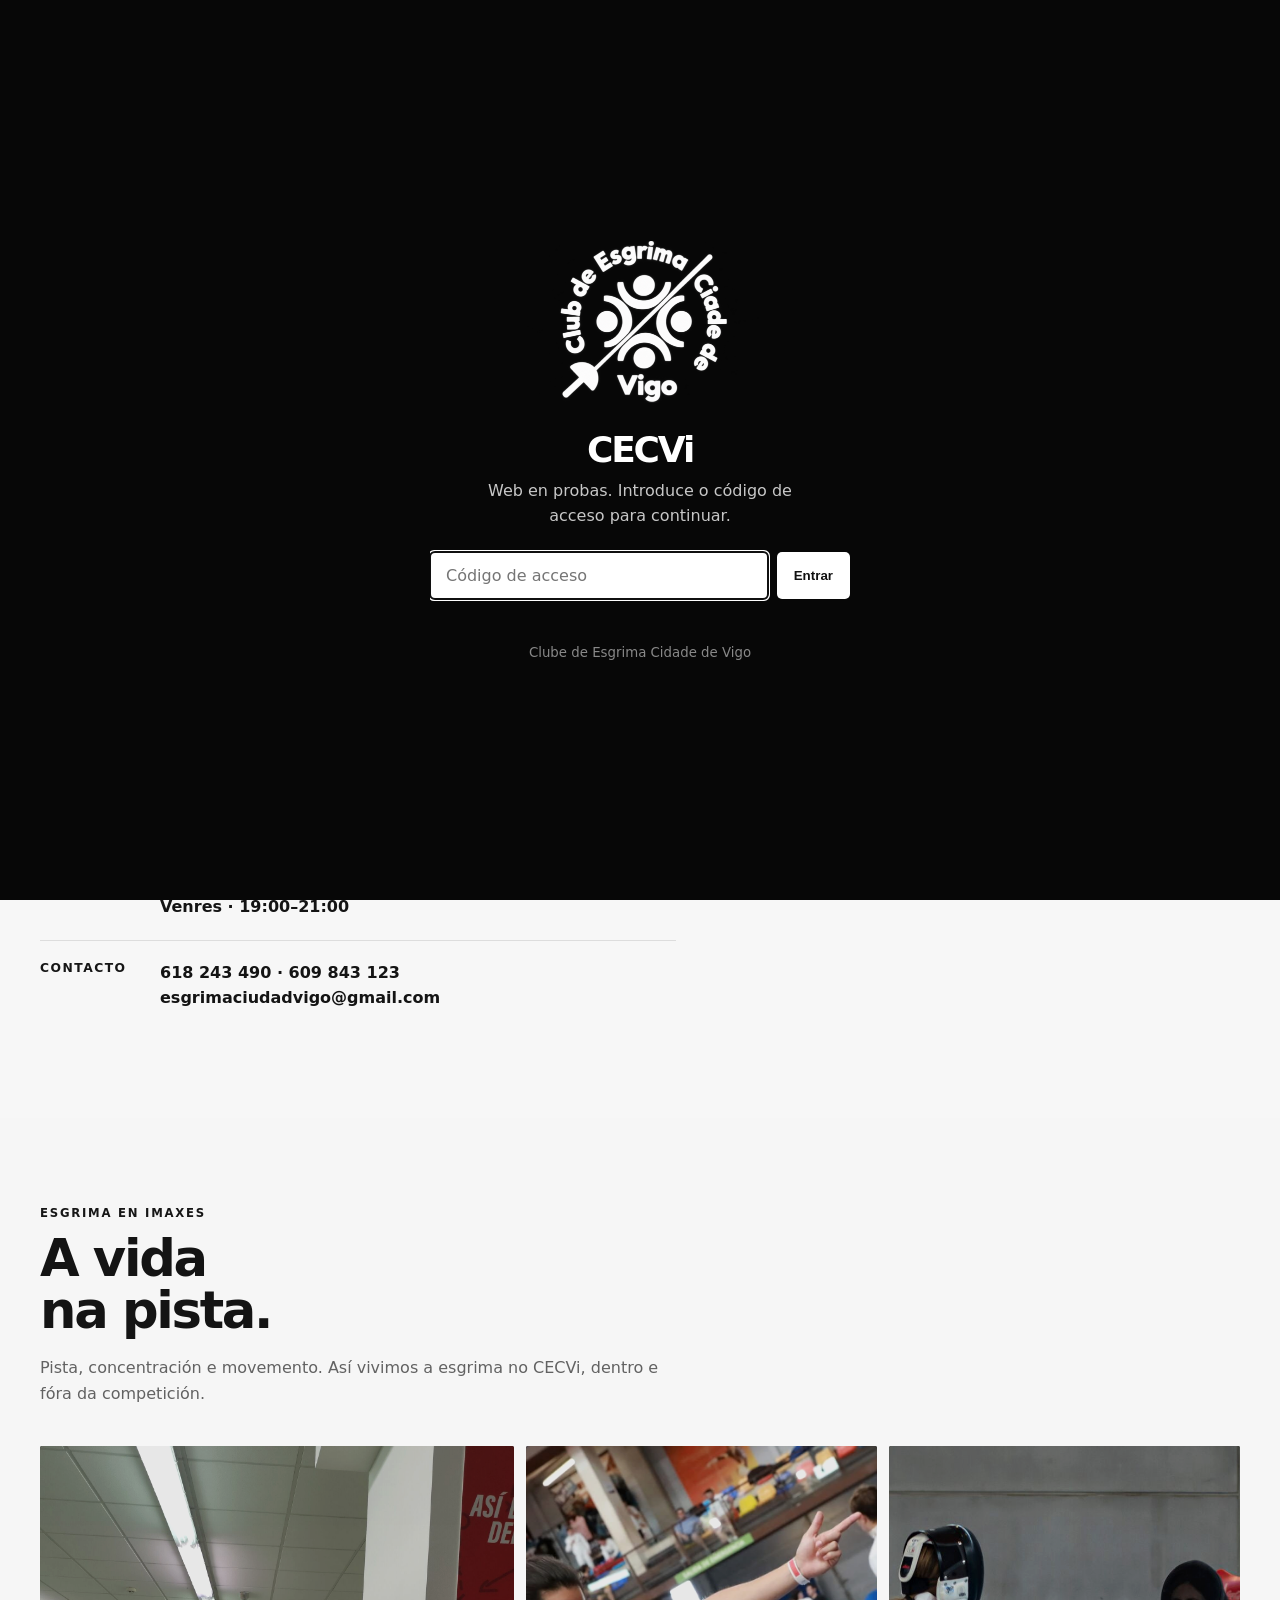
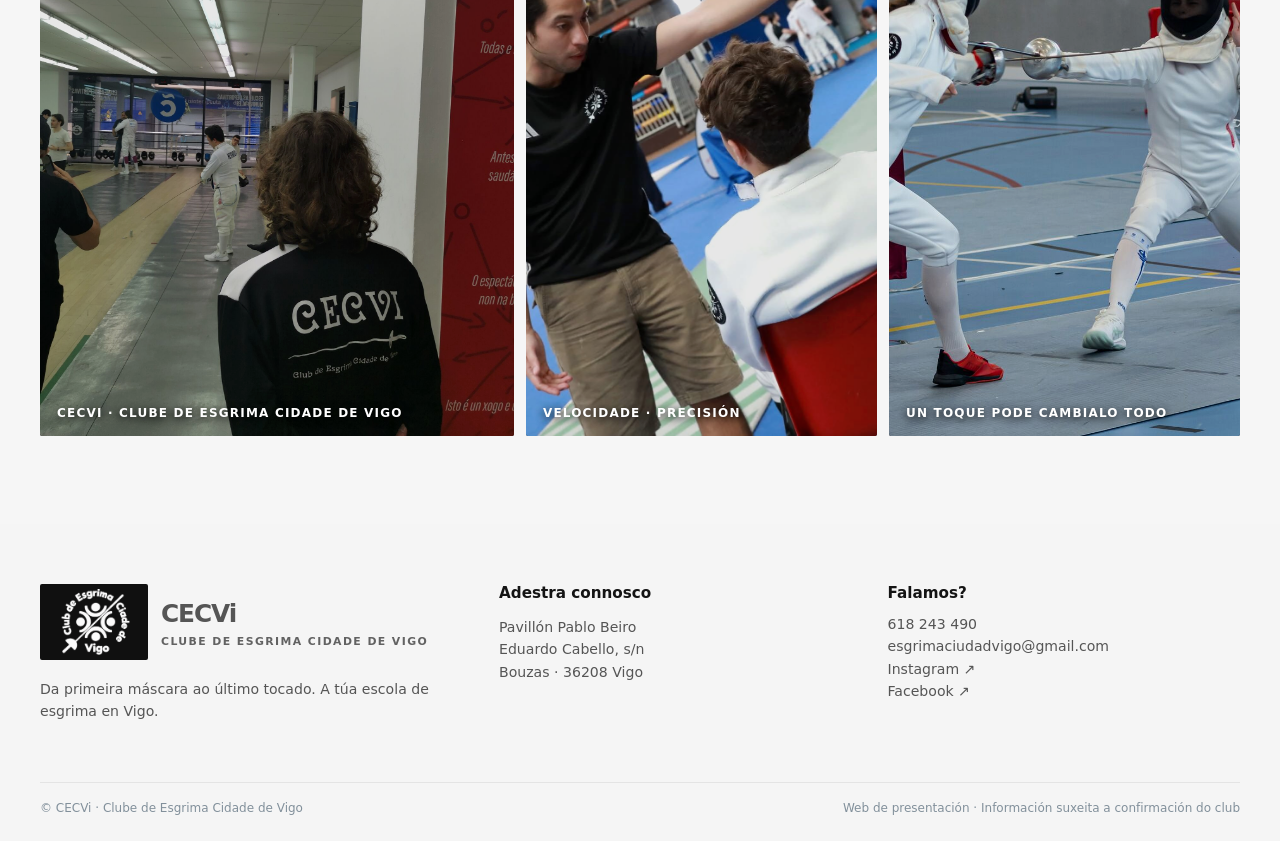
<file: club.html>
<!doctype html>
<html lang="gl">
<head>
  <meta charset="utf-8">
  <meta name="viewport" content="width=device-width, initial-scale=1">
  <meta name="description" content="Coñece o CECVi: florete, espada e sabre no Pavillón Pablo Beiro (Bouzas, Vigo). Formación, competición e comunidade.">
  <meta name="theme-color" content="#080808">
  <link rel="icon" type="image/png" href="favicon.png">
  <link rel="apple-touch-icon" href="assets/apple-touch-icon.png">
  <link rel="canonical" href="https://cecvi.onrender.com/club.html">
  <meta property="og:type" content="website">
  <meta property="og:locale" content="gl_ES">
  <meta property="og:site_name" content="CECVi · Clube de Esgrima Cidade de Vigo">
  <meta property="og:title" content="O club · CECVi">
  <meta property="og:description" content="Coñece o CECVi: florete, espada e sabre no Pavillón Pablo Beiro (Bouzas, Vigo). Formación, competición e comunidade.">
  <meta property="og:url" content="https://cecvi.onrender.com/club.html">
  <meta property="og:image" content="https://cecvi.onrender.com/assets/cecvi-identidad-club.jpg">
  <meta name="twitter:card" content="summary_large_image">
  <title>O club · CECVi</title>
  <style>
    :root{--ink:#080808;--paper:#f5f5f3;--red:#111;--warm:#fff;--slate:#626262;--line:#d7d7d3;--white:#fff}
    *{box-sizing:border-box}.access{position:fixed;z-index:50;inset:0;background:#070707;color:#fff;display:grid;place-items:center;padding:22px}.access[hidden]{display:none}.access-box{width:min(420px,100%);text-align:center}.access .mark{margin:0 auto 25px;width:64px;height:64px;font-size:1.55rem;box-shadow:7px 7px 0 #aaa}.access h1{font-size:2.25rem;letter-spacing:-.06em;margin:0 0 9px}.access p{line-height:1.55;color:#c7c7c7;margin:0 auto 24px;max-width:340px}.access form{display:flex;gap:9px}.access input{min-width:0;flex:1;padding:14px 16px;background:#fff;border:0;border-radius:5px;font:inherit;color:#111}.access button{border:0;border-radius:5px;background:#fff;color:#111;padding:0 17px;font-weight:900;cursor:pointer}.access small{display:block;margin-top:17px;color:#888}.access-error{height:19px;margin:10px 0 0;color:#fff;font-size:.85rem;font-weight:700}html{scroll-behavior:smooth}body{margin:0;background:var(--paper);color:var(--ink);font-family:Inter,ui-sans-serif,system-ui,-apple-system,BlinkMacSystemFont,"Segoe UI",sans-serif}.wrap{width:min(1160px,calc(100% - 40px));margin:auto}
    .top{background:var(--ink);color:white;font-size:.78rem;letter-spacing:.07em}.top .wrap{display:flex;justify-content:space-between;padding:10px 0}.top a{color:white;text-decoration:none}
    nav{height:82px;display:flex;align-items:center;justify-content:space-between}.brand{display:flex;align-items:center;gap:13px;text-decoration:none;color:var(--ink)}.mark{width:43px;height:43px;border-radius:50%;background:var(--red);color:#fff;display:grid;place-items:center;font-weight:900;letter-spacing:-.08em;box-shadow:5px 5px 0 #a9a9a5}.brand b{font-size:1.18rem}.brand small{display:block;font-size:.66rem;font-weight:750;letter-spacing:.13em;text-transform:uppercase;color:var(--slate)}.links{display:flex;align-items:center;gap:26px}.links a{font-size:.88rem;font-weight:700;color:var(--ink);text-decoration:none}.button{display:inline-flex;align-items:center;justify-content:center;border:0;border-radius:999px;background:var(--red);color:#fff;padding:13px 21px;text-decoration:none;font-weight:800;font-size:.88rem;cursor:pointer}.links a.button{color:#fff}.links a.button.ghost{background:transparent;color:var(--ink);border:1.5px solid var(--ink)}
    .hero{background:var(--ink);color:#fff;min-height:600px;position:relative;overflow:hidden}.hero:after{content:"";position:absolute;inset:0;background:linear-gradient(90deg,#08111f 10%,rgba(8,17,31,.76) 47%,rgba(8,17,31,.1)),linear-gradient(0deg,rgba(8,17,31,.9),transparent 45%);z-index:0}.hero img{position:absolute;inset:0;width:100%;height:100%;object-fit:cover;object-position:center;opacity:.8;filter:contrast(1.05)}.hero .wrap{height:600px;display:flex;align-items:end;position:relative;z-index:1;padding-bottom:73px}.hero-text{max-width:670px}.eyebrow{font-size:.75rem;letter-spacing:.18em;text-transform:uppercase;font-weight:900;color:var(--warm);margin-bottom:15px}.hero h1{font-size:clamp(3.1rem,8vw,6.35rem);line-height:.89;letter-spacing:-.075em;margin:0}.hero p{max-width:490px;font-size:1.08rem;line-height:1.55;margin:25px 0 29px;color:#edf2f6}.actions{display:flex;gap:12px;flex-wrap:wrap}
    .strip{background:#111;color:#fff}.strip .wrap{display:flex;justify-content:space-between;gap:30px;padding:20px 0;font-weight:800}.strip span{font-size:.88rem}.strip b{color:#fff}
    section{padding:94px 0}.kicker{font-size:.73rem;font-weight:900;letter-spacing:.18em;color:var(--red);text-transform:uppercase}.title{font-size:clamp(2.15rem,4vw,3.65rem);line-height:1;letter-spacing:-.06em;margin:13px 0 19px}.lead{color:#526171;max-width:640px;line-height:1.65}.cards{display:grid;grid-template-columns:repeat(3,1fr);gap:16px;margin-top:42px}.card{background:#fff;border:1px solid #e7eaed;padding:27px;min-height:225px;border-radius:7px;transition:.2s}.card:hover{transform:translateY(-4px);box-shadow:0 17px 30px #0b17251b}.num{font-size:.75rem;color:var(--red);font-weight:900;letter-spacing:.1em}.card h3{font-size:1.38rem;letter-spacing:-.04em;margin:24px 0 11px}.card p{font-size:.93rem;line-height:1.55;color:#5e6b79}.card a{font-size:.85rem;font-weight:850;color:var(--ink);text-decoration:none}.info{background:#e9edf0}.info-grid{display:grid;grid-template-columns:1.12fr .88fr;gap:65px;align-items:center}.detail{display:grid;grid-template-columns:120px 1fr;border-top:1px solid #c9d1d8;padding:20px 0}.detail b{font-size:.77rem;color:var(--red);letter-spacing:.12em;text-transform:uppercase}.detail span{line-height:1.55;font-weight:600}.quote{background:var(--ink);color:#fff;padding:40px;border-radius:8px;position:relative}.quote:before{content:"⌁";position:absolute;right:28px;top:5px;font-size:5rem;color:var(--red);font-family:Georgia}.quote p{font-size:1.55rem;line-height:1.23;letter-spacing:-.045em;margin:0 0 25px}.quote small{font-weight:750;letter-spacing:.08em;color:var(--warm);text-transform:uppercase}.season{padding:0;background:#fff}.season-card{margin:-1px auto 0;display:grid;grid-template-columns:1.05fr .95fr;min-height:440px;overflow:hidden;background:#111;color:#fff}.season-card img{width:100%;height:100%;object-fit:cover;min-height:340px}.season-copy{padding:58px;display:flex;flex-direction:column;justify-content:center}.season-copy .kicker{color:#fff}.season-copy h2{font-size:clamp(2rem,4vw,3.5rem);line-height:.98;letter-spacing:-.06em;margin:13px 0}.season-copy p{color:#c9c9c9;line-height:1.55;max-width:430px}.season-dates{display:flex;gap:25px;margin-top:20px;flex-wrap:wrap}.season-dates b{font-size:1.5rem;letter-spacing:-.05em;display:block}.season-dates span{font-size:.74rem;letter-spacing:.1em;text-transform:uppercase;color:#aaa;font-weight:800}.agenda{background:var(--ink);color:#fff}.agenda .kicker{color:var(--warm)}.agenda .lead{color:#bac4cc}.event-list{margin-top:38px;border-top:1px solid #3a4652}.event{display:grid;grid-template-columns:120px 1fr auto;align-items:center;gap:26px;border-bottom:1px solid #3a4652;padding:26px 0}.date{font-weight:900;color:var(--warm);font-size:.9rem}.event h3{margin:0 0 6px;font-size:1.28rem}.event p{margin:0;color:#b6c0c8;font-size:.9rem}.event a{color:#fff;text-decoration:none;font-weight:800;font-size:.84rem;border-bottom:2px solid var(--red);padding-bottom:4px}
    .gallery{display:grid;grid-template-columns:1.35fr 1fr 1fr;gap:14px;margin-top:38px}.gallery figure{margin:0;position:relative;overflow:hidden;background:#111;min-height:290px;border-radius:7px}.gallery figure:first-child{grid-row:span 2;min-height:590px}.gallery img{width:100%;height:100%;object-fit:cover;position:absolute;inset:0;filter:contrast(1.05);opacity:.9;transition:.35s}.gallery figure:hover img{transform:scale(1.04);opacity:1}.gallery figcaption{position:absolute;left:17px;bottom:16px;right:17px;color:#fff;font-size:.75rem;letter-spacing:.1em;text-transform:uppercase;font-weight:900;text-shadow:0 2px 8px #000}.policies{display:grid;grid-template-columns:1fr 1fr;gap:15px;margin-top:36px}.policy{background:#fff;border:1px solid var(--line);padding:22px;display:flex;justify-content:space-between;align-items:center;gap:12px}.policy h3{font-size:1.08rem;margin:0 0 5px}.policy p{font-size:.84rem;margin:0;color:#687586}.policy button{border:0;background:transparent;font-weight:900;color:var(--red);cursor:pointer;font-size:1.25rem}
    footer{background:#fff;padding:60px 0 26px}.foot{display:grid;grid-template-columns:1.2fr 1fr 1fr;gap:36px}.foot h3{margin:0 0 11px;font-size:.95rem}.foot p,.foot a{font-size:.88rem;color:#5e6b79;line-height:1.6;text-decoration:none;display:block}.legal{border-top:1px solid var(--line);margin-top:45px;padding-top:18px;font-size:.75rem;color:#82909b;display:flex;justify-content:space-between}
    dialog{border:0;border-radius:12px;padding:0;box-shadow:0 25px 70px #0008;width:min(650px,calc(100% - 32px));max-height:80vh}dialog::backdrop{background:#06111abf}.modal{padding:30px}.modal header{display:flex;justify-content:space-between;gap:20px;border-bottom:1px solid var(--line);padding-bottom:15px}.modal h2{font-size:1.6rem;letter-spacing:-.05em;margin:0}.close{border:0;background:#edf0f2;width:32px;height:32px;border-radius:50%;cursor:pointer;font-size:1.1rem}.modal .content{padding-top:16px;color:#465463;line-height:1.55}.modal .content h3{color:var(--ink);font-size:1rem;margin:18px 0 6px}.modal .content ul{padding-left:20px}
    @media(max-width:720px){.gallery{grid-template-columns:1fr}.gallery figure,.gallery figure:first-child{min-height:285px}.season-card{grid-template-columns:1fr}.season-copy{padding:40px}.top .wrap{justify-content:center}.top span:last-child{display:none}.links{display:none}nav{height:68px}.hero,.hero .wrap{min-height:530px;height:530px}.hero .wrap{padding-bottom:45px}.strip .wrap{display:block}.strip span{display:block;margin:4px 0}.cards,.policies,.foot,.info-grid{grid-template-columns:1fr}.event{grid-template-columns:80px 1fr}.event a{grid-column:2}.detail{grid-template-columns:94px 1fr}.quote{margin-top:-30px}.legal{display:block}.legal span{display:block;margin:6px 0}section{padding:65px 0}}
  .club-logo{display:block;width:100%;height:100%;object-fit:contain}.logo-badge{display:flex;align-items:center;justify-content:center;flex:none;width:88px;height:65px;padding:5px;background:#080808;border-radius:6px}.access .login-logo{width:240px;height:165px;max-width:80vw;margin:0 auto 24px;object-fit:contain}.foot a.brand{display:flex;align-items:center;gap:13px}.access-box{max-height:100dvh;overflow:auto;padding:18px 0}@media(max-width:720px){.logo-badge{width:68px;height:50px}.brand small{font-size:.58rem;letter-spacing:.07em}.access .login-logo{width:210px;height:145px}}
    /* Portada adaptable: evita que los CTA queden ocultos en teléfonos. */
    @media (max-width:720px){
      .hero{height:auto;min-height:0;padding:0;overflow:hidden}
      .hero .wrap{height:auto;min-height:0;align-items:flex-end;padding-top:90px;padding-bottom:42px}
      .hero-text{width:100%;min-width:0}
      .hero h1{font-size:clamp(2.6rem,10vw,4.3rem);line-height:1.02;letter-spacing:-.055em}
      .hero p{font-size:1rem;line-height:1.5;margin:22px 0 26px}
      .hero .actions{display:grid;grid-template-columns:1fr 1fr;gap:10px}
      .hero .actions .button{min-width:0;min-height:48px;padding:12px 10px;text-align:center;font-size:.82rem;line-height:1.25}
      .strip .wrap{padding:22px 0}
    }
    @media (max-width:390px){
      .hero .actions{grid-template-columns:1fr}
      .hero .wrap{padding-top:75px;padding-bottom:34px}
    }
 
    /* Redeseño editorial inspirado na estrutura visual de clubs de esgrima. */
    :root{--paper:#fff;--ink:#141414;--red:#161616;--slate:#626262;--line:#e4e4e4}
    body{background:#fff} .wrap{width:min(1200px,calc(100% - 48px))}
    .top{background:#111;letter-spacing:.04em}.top .wrap{padding:9px 0}
    header.wrap{position:relative;z-index:10}nav{height:104px}
    .brand{gap:15px}.logo-badge{width:108px;height:76px;background:#101010;border-radius:2px;padding:5px}
    .brand b{font-size:1.55rem;letter-spacing:-.045em}.brand small{font-size:.68rem;line-height:1.45}
    .links{gap:30px}.links a:not(.button){position:relative}.links a:not(.button):hover:after{content:"";height:2px;position:absolute;bottom:-9px;left:0;right:0;background:#111}
    .links .button{border-radius:3px;padding:13px 18px;text-transform:uppercase;letter-spacing:.05em;font-size:.76rem}
    .hero{min-height:650px;padding:0}.hero .wrap{height:650px;align-items:center;padding-bottom:0}
    .hero img{opacity:1;object-position:center 35%}.hero:after{background:linear-gradient(90deg,rgba(0,0,0,.82),rgba(0,0,0,.34) 58%,rgba(0,0,0,.10)),linear-gradient(0deg,rgba(0,0,0,.35),transparent 70%)}
    .hero-text{max-width:780px}.hero h1{font-size:clamp(3.45rem,7vw,6.5rem);line-height:.99;letter-spacing:-.065em}.hero p{color:#fff;font-size:1.16rem}
    .eyebrow{color:#fff}.hero .button{border-radius:3px;background:#fff;color:#111}.hero .button.ghost{background:rgba(0,0,0,.15);color:#fff;border:1px solid #fff}
    .strip{background:#f2f2f2;color:#151515;border-bottom:1px solid #e6e6e6}.strip b{color:#111}.strip .wrap{padding:23px 0}
    section{padding:88px 0}.title{letter-spacing:-.045em}.kicker{letter-spacing:.15em}.lead{color:#626262}
    .cards{gap:23px}.card{border:1px solid #e4e4e4;border-radius:2px;padding:34px;box-shadow:0 3px 22px #00000008}.card:hover{box-shadow:0 12px 35px #00000013}
    .card .num{font-size:.73rem}.card h3{font-size:1.55rem}.card p{color:#636363}
    .visuals{background:#f6f6f6}.gallery{gap:12px}.gallery figure{border-radius:2px}
    .info{background:#f7f7f7}.detail{border-color:#ddd}.quote{border-radius:2px}
    .agenda{background:#181818}.agenda .lead{color:#ccc}
    footer{background:#f5f5f5}.foot p,.foot a{color:#555}
    .section-head{display:flex;justify-content:space-between;align-items:end;gap:25px}.section-head .button{flex:none;background:#111;border-radius:2px}
    .spotlight{padding:78px 0;background:#fff}.spotlight-grid{display:grid;grid-template-columns:repeat(3,minmax(0,1fr));gap:16px;margin-top:29px}
    .spotlight-card{display:flex;flex-direction:column;min-height:220px;padding:28px;background:#f4f4f4;border-top:4px solid #141414;color:#111;text-decoration:none;transition:transform .2s,background .2s}
    .spotlight-card:hover{transform:translateY(-4px);background:#ececec}.spotlight-card small{letter-spacing:.14em;text-transform:uppercase;font-size:.7rem;font-weight:800}
    .spotlight-card strong{font-size:1.6rem;line-height:1.1;letter-spacing:-.04em;margin:23px 0 12px}.spotlight-card span{line-height:1.5;color:#666;font-size:.89rem}.spotlight-card em{margin-top:auto;padding-top:19px;font-style:normal;font-weight:800}
    .menu-toggle{display:none;background:#111;color:#fff;border:0;padding:11px 15px;border-radius:3px;font-weight:800;cursor:pointer}
    @media(max-width:850px){nav{height:83px}.menu-toggle{display:block}.links{display:none;position:absolute;top:83px;left:0;right:0;z-index:30;background:#fff;padding:18px 22px;box-shadow:0 14px 24px #0002;flex-direction:column;align-items:stretch;gap:0}.links.is-open{display:flex}.links a{padding:13px 0}.links a.button{margin-top:10px;text-align:center}.spotlight-grid{grid-template-columns:1fr}.spotlight-card{min-height:170px}.spotlight-card strong{margin:14px 0 7px}.section-head{align-items:start;flex-direction:column}}
    @media(max-width:720px){.wrap{width:min(100% - 30px,1200px)}.logo-badge{width:70px;height:52px}.brand b{font-size:1.25rem}.brand small{max-width:170px}.hero .wrap{min-height:590px;height:auto;align-items:end;padding-top:125px;padding-bottom:55px}.hero{min-height:590px}.hero h1{font-size:clamp(2.85rem,10vw,4.2rem)}.hero p{font-size:1rem}.hero:after{background:linear-gradient(0deg,rgba(0,0,0,.91),rgba(0,0,0,.35) 82%)}.spotlight{padding:60px 0}.strip .wrap{padding:18px 0}.info-grid{gap:35px}.quote{margin:0}.gallery figure:first-child{min-height:340px}}
    @media(prefers-reduced-motion:reduce){*,*:before,*:after{scroll-behavior:auto!important;transition:none!important}}

 .links .admin-link{border:1px solid #888;border-radius:3px;padding:10px 13px;font-size:.8rem;color:#444}.links .admin-link:hover{background:#111;color:#fff}@media(max-width:850px){.links .admin-link{display:block;text-align:center;margin-top:8px}}.admin-link{border:1px solid #999;border-radius:3px;padding:10px 13px;font-size:.8rem}.links .admin-link{color:#444}@media(max-width:850px){.links .admin-link{text-align:center;margin-top:8px}}
/* Navegación móbil consistente en todas as páxinas */
@media(max-width:850px){header.wrap nav{display:flex;align-items:center;justify-content:space-between;position:relative}.menu-toggle{display:inline-flex!important;align-items:center;justify-content:center;flex-shrink:0;position:relative;z-index:51}.links{display:none!important}.links.is-open{display:flex!important;flex-direction:column;position:absolute;top:100%;left:0;right:0;z-index:50;background:#fff;padding:16px 20px;box-shadow:0 12px 25px #0002}.links.is-open a{display:block;padding:12px;color:#111}}

/* Menú móbil compacto, accesible e de alto contraste */
@media(max-width:850px){header.wrap nav{position:relative}.links.is-open{top:calc(100% + 2px)!important;left:0!important;right:0!important;max-height:calc(100dvh - 128px);overflow-y:auto;padding:8px 14px 14px!important;gap:0!important;border-radius:0 0 12px 12px;box-shadow:0 15px 30px #0003}.links.is-open>a:not(.button):not(.admin-link){font-size:1rem!important;line-height:1.25!important;padding:11px 12px!important;border-bottom:1px solid #ededed}.links.is-open>a.button{display:flex!important;align-items:center;justify-content:center;background:#111!important;color:#fff!important;border:1px solid #111!important;margin:12px 0 6px!important;padding:12px!important;min-height:44px;font-size:.9rem!important}.links.is-open>a.admin-link{display:flex!important;align-items:center;justify-content:center;background:#fff!important;color:#111!important;border:1px solid #888!important;margin:0!important;padding:10px!important;min-height:42px;font-size:.9rem!important}.menu-toggle{min-height:44px;font-size:1rem!important}}
@media(min-width:721px){.gallery figure:not(:first-child){grid-row:span 2;min-height:590px}}.links a[aria-current="page"]:not(.button){text-decoration:underline;text-decoration-thickness:2px;text-underline-offset:7px}</style>
<link rel="stylesheet" href="calendar.css?v=3">
<style>.subpage-banner{background:#171717;color:#fff;padding:80px 0 70px}.subpage-banner .kicker{color:#ddd}.subpage-banner h1{font-size:clamp(2.8rem,6vw,5rem);letter-spacing:-.06em;line-height:1;margin:17px 0}.subpage-banner p{max-width:680px;color:#ddd;line-height:1.6}.page-contact{background:#f7f7f7;padding:90px 0}.page-contact-grid{display:grid;grid-template-columns:1fr 1fr;gap:48px}.page-contact a{color:#111}.page-contact h2{font-size:2rem}.page-contact .detail{grid-template-columns:110px 1fr}@media(max-width:720px){.subpage-banner{padding:56px 0}.page-contact-grid{grid-template-columns:1fr}.page-contact{padding:55px 0}}</style></head>
<body>
  <div class="access" id="access" role="dialog" aria-modal="true" aria-labelledby="access-title">
    <div class="access-box"><img class="club-logo login-logo" src="assets/logo2.png" alt="Clube de Esgrima Cidade de Vigo" width="1536" height="1024"><h1 id="access-title">CECVi</h1><p>Web en probas. Introduce o código de acceso para continuar.</p><form id="access-form"><input id="access-password" type="password" autocomplete="current-password" placeholder="Código de acceso" aria-label="Código de acceso" autofocus><button type="submit">Entrar</button></form><div class="access-error" id="access-error" aria-live="polite"></div><small>Clube de Esgrima Cidade de Vigo</small></div>
  </div>
  <div class="top"><div class="wrap"><span>ESGRIMA · FORMACIÓN · COMPETICIÓN</span><span><a href="mailto:esgrimaciudadvigo@gmail.com">esgrimaciudadvigo@gmail.com</a> · 618 243 490</span></div></div>
  <header class="wrap"><nav><a class="brand" href="index.html"><span class="logo-badge"><img class="club-logo" src="assets/logo2.png" alt="Logo CECVi" width="1536" height="1024"></span><span><b>CECVi</b><small>Clube de Esgrima Cidade de Vigo</small></span></a><button class="menu-toggle" id="menu-toggle" type="button" aria-expanded="false" aria-controls="nav-links">Menú ☰</button><div class="links" id="nav-links"><a href="index.html">Inicio</a><a href="club.html" aria-current="page">O club</a><a href="escola.html">A escola</a><a href="agenda.html">Axenda</a><a href="publicaciones.html">Publicacións</a><a href="normativa.html">Normativa</a><a href="contacto.html" class="button">Contacto</a><a href="admin/" class="admin-link" aria-label="Administración">Admin</a></div></nav></header>
<main><section class="subpage-banner"><div class="wrap"><div class="kicker">CECVi · Clube de Esgrima Cidade de Vigo</div><h1>O club</h1><p>Coñece o CECVi, a nosa sede e a nosa maneira de vivir a esgrima.</p></div></section><section class="info" id="club"><div class="wrap info-grid"><div><div class="kicker">O club</div><h2 class="title">Tres armas,<br>un equipo.</h2><p class="lead">Formación, competición e comunidade. Traballamos con florete, espada e sabre, co apoio de mestres e compañeiros dentro e fóra da pista.</p><div class="detail"><b>Onde</b><span>Pavillón Pablo Beiro<br>Eduardo Cabello, s/n · Bouzas · Vigo</span></div><div class="detail"><b>Horario</b><span>Luns e mércores · 18:00–22:00<br>Venres · 19:00–21:00</span></div><div class="detail"><b>Contacto</b><span>618 243 490 · 609 843 123<br>esgrimaciudadvigo@gmail.com</span></div></div><aside class="quote"><p>“A esgrima é velocidade, lectura e confianza. Cada asalto é unha conversa.”</p><small>CECVi · Cidade de Vigo</small></aside></div></section>
<section class="visuals"><div class="wrap"><div class="kicker">Esgrima en imaxes</div><h2 class="title">A vida<br>na pista.</h2><p class="lead">Pista, concentración e movemento. Así vivimos a esgrima no CECVi, dentro e fóra da competición.</p><div class="gallery"><figure><img src="assets/cecvi-identidad-club.jpg" onerror="this.onerror=null;this.src='assets/pretempada-2026-27.jpeg'" alt="Identidade e equipo CECVi" loading="lazy" decoding="async"><figcaption>CECVi · Clube de Esgrima Cidade de Vigo</figcaption></figure><figure><img src="assets/cecvi-identidad-entrenamiento.jpg" onerror="this.onerror=null;this.src='assets/pretempada-2026-27.jpeg'" alt="Asalto de esgrima" loading="lazy" decoding="async"><figcaption>Velocidade · precisión</figcaption></figure><figure><img src="assets/cecvi-combate-pista.jpg" onerror="this.onerror=null;this.src='assets/pretempada-2026-27.jpeg'" alt="Detalle de esgrima" loading="lazy" decoding="async"><figcaption>Un toque pode cambialo todo</figcaption></figure></div></div></section>
    </main>  <footer id="contacto"><div class="wrap"><div class="foot"><div><a class="brand" href="index.html"><span class="logo-badge"><img class="club-logo" loading="lazy" decoding="async" src="assets/logo2.png" alt="Logo CECVi" width="1536" height="1024"></span><span><b>CECVi</b><small>Clube de Esgrima Cidade de Vigo</small></span></a><p style="margin-top:18px">Da primeira máscara ao último tocado. A túa escola de esgrima en Vigo.</p></div><div><h3>Adestra connosco</h3><p>Pavillón Pablo Beiro<br>Eduardo Cabello, s/n<br>Bouzas · 36208 Vigo</p></div><div><h3>Falamos?</h3><a href="tel:+34618243490">618 243 490</a><a href="mailto:esgrimaciudadvigo@gmail.com">esgrimaciudadvigo@gmail.com</a><a href="https://www.instagram.com/esgrimacidadevigo/" target="_blank" rel="noreferrer">Instagram ↗</a><a href="https://www.facebook.com/clube-de-esgrima-cidade-de-vigo" target="_blank" rel="noreferrer">Facebook ↗</a></div></div><div class="legal"><span>© CECVi · Clube de Esgrima Cidade de Vigo</span><span>Web de presentación · Información suxeita a confirmación do club</span></div></div></footer>
  <dialog id="modal"><div class="modal"><header><h2 id="modal-title">Información</h2><button class="close" aria-label="Pechar">×</button></header><div class="content" id="modal-content"></div></div></dialog>
  <script>
    const access=document.querySelector('#access'), accessForm=document.querySelector('#access-form'), accessPassword=document.querySelector('#access-password'), accessError=document.querySelector('#access-error');
    const unlock=()=>{access.hidden=true;sessionStorage.setItem('cecvi-access','ok')};
    if(sessionStorage.getItem('cecvi-access')==='ok') unlock();
    accessForm.addEventListener('submit',e=>{e.preventDefault();if(accessPassword.value==='pinto'){unlock()}else{accessError.textContent='Código incorrecto';accessPassword.value='';accessPassword.focus()}});
    const menuToggle=document.querySelector('#menu-toggle'),navLinks=document.querySelector('#nav-links');menuToggle.addEventListener('click',()=>{const open=navLinks.classList.toggle('is-open');menuToggle.setAttribute('aria-expanded',String(open));});navLinks.querySelectorAll('a').forEach(a=>a.addEventListener('click',()=>{navLinks.classList.remove('is-open');menuToggle.setAttribute('aria-expanded','false');}));document.addEventListener('keydown',e=>{if(e.key==='Escape'&&navLinks.classList.contains('is-open')){navLinks.classList.remove('is-open');menuToggle.setAttribute('aria-expanded','false');menuToggle.focus()}});
    const modal=document.querySelector('#modal'), title=document.querySelector('#modal-title'), content=document.querySelector('#modal-content');
    const details={fees:['Licenzas e mensualidades','<h3>Licenzas</h3><p>A licenza federativa é obrigatoria para adestrar e debe tramitarse antes do inicio dos adestramentos de setembro. A licenza RFEE é necesaria para competir en probas estatais.</p><h3>Mensualidades</h3><ul><li>Mini Sementeira (ata M9): 25 €/mes</li><li>Sementeira I (M11–M15): 30 €/mes</li><li>Sementeira II (M17–M20): 35 €/mes</li><li>A Fraga (absoluta): 40 €/mes · reducida: 30 €/mes</li></ul><p>O pago realízase antes do día 5. Consulta coa escola calquera cambio de modalidade.</p>'],gear:['Material en préstamo','<p>O club facilita o material necesario durante a iniciación. A medida que avanza a traxectoria, cada atleta vai incorporando o seu propio equipo.</p><h3>Resumo por etapas</h3><ul><li><b>Primeiros 6 meses:</b> equipamento do club; recoméndase ir adquirindo arma, fío de corpo e chaqueta eléctrica cando corresponda.</li><li><b>Desde 6 meses:</b> arma, fío e chaqueta eléctrica propios.</li><li><b>2ª tempada:</b> tamén repostos da arma principal e material da secundaria.</li><li><b>3ª–4ª tempada:</b> máscara, fío de máscara, branco e equipamento completo.</li></ul>'],travel:['Competición e desprazamentos','<p>O CECVi prevé acompañamento técnico nas probas oficiais cando se solicita.</p><ul><li><b>Probas galegas fóra de Vigo:</b> os participantes organizan co mestre o desprazamento de mestres e árbitros antes do luns da semana do torneo.</li><li><b>Probas individuais estatais/internacionais:</b> poden requirir cubrir desprazamento, aloxamento, manutención e cota de arbitraxe.</li><li><b>Liga por equipos RFEE:</b> o club asume habitualmente entre o 70 e o 90 % dos gastos conxuntos da delegación.</li></ul>'],fund:['Bolsa de competicións','<p>A bolsa busca facilitar a participación nas probas individuais, especialmente fóra de Galicia. Concédese por criterios de recursos e/ou rendemento, coa decisión final do corpo técnico.</p><h3>Financiamento</h3><p>Procede de axudas públicas dos atletas, patrocinio e eventualmente rifas. Nas axudas FGE, as achegas á bolsa aplícanse por tramos; as axudas de alto nivel superiores a 250 € achegan un 10 %.</p>']};
    document.querySelectorAll('[data-modal]').forEach(b=>b.addEventListener('click',()=>{const d=details[b.dataset.modal];title.textContent=d[0];content.innerHTML=d[1];modal.showModal()}));document.querySelector('.close').onclick=()=>modal.close();modal.addEventListener('click',e=>{if(e.target===modal)modal.close()});
  </script>

</body>
</html>
</file>
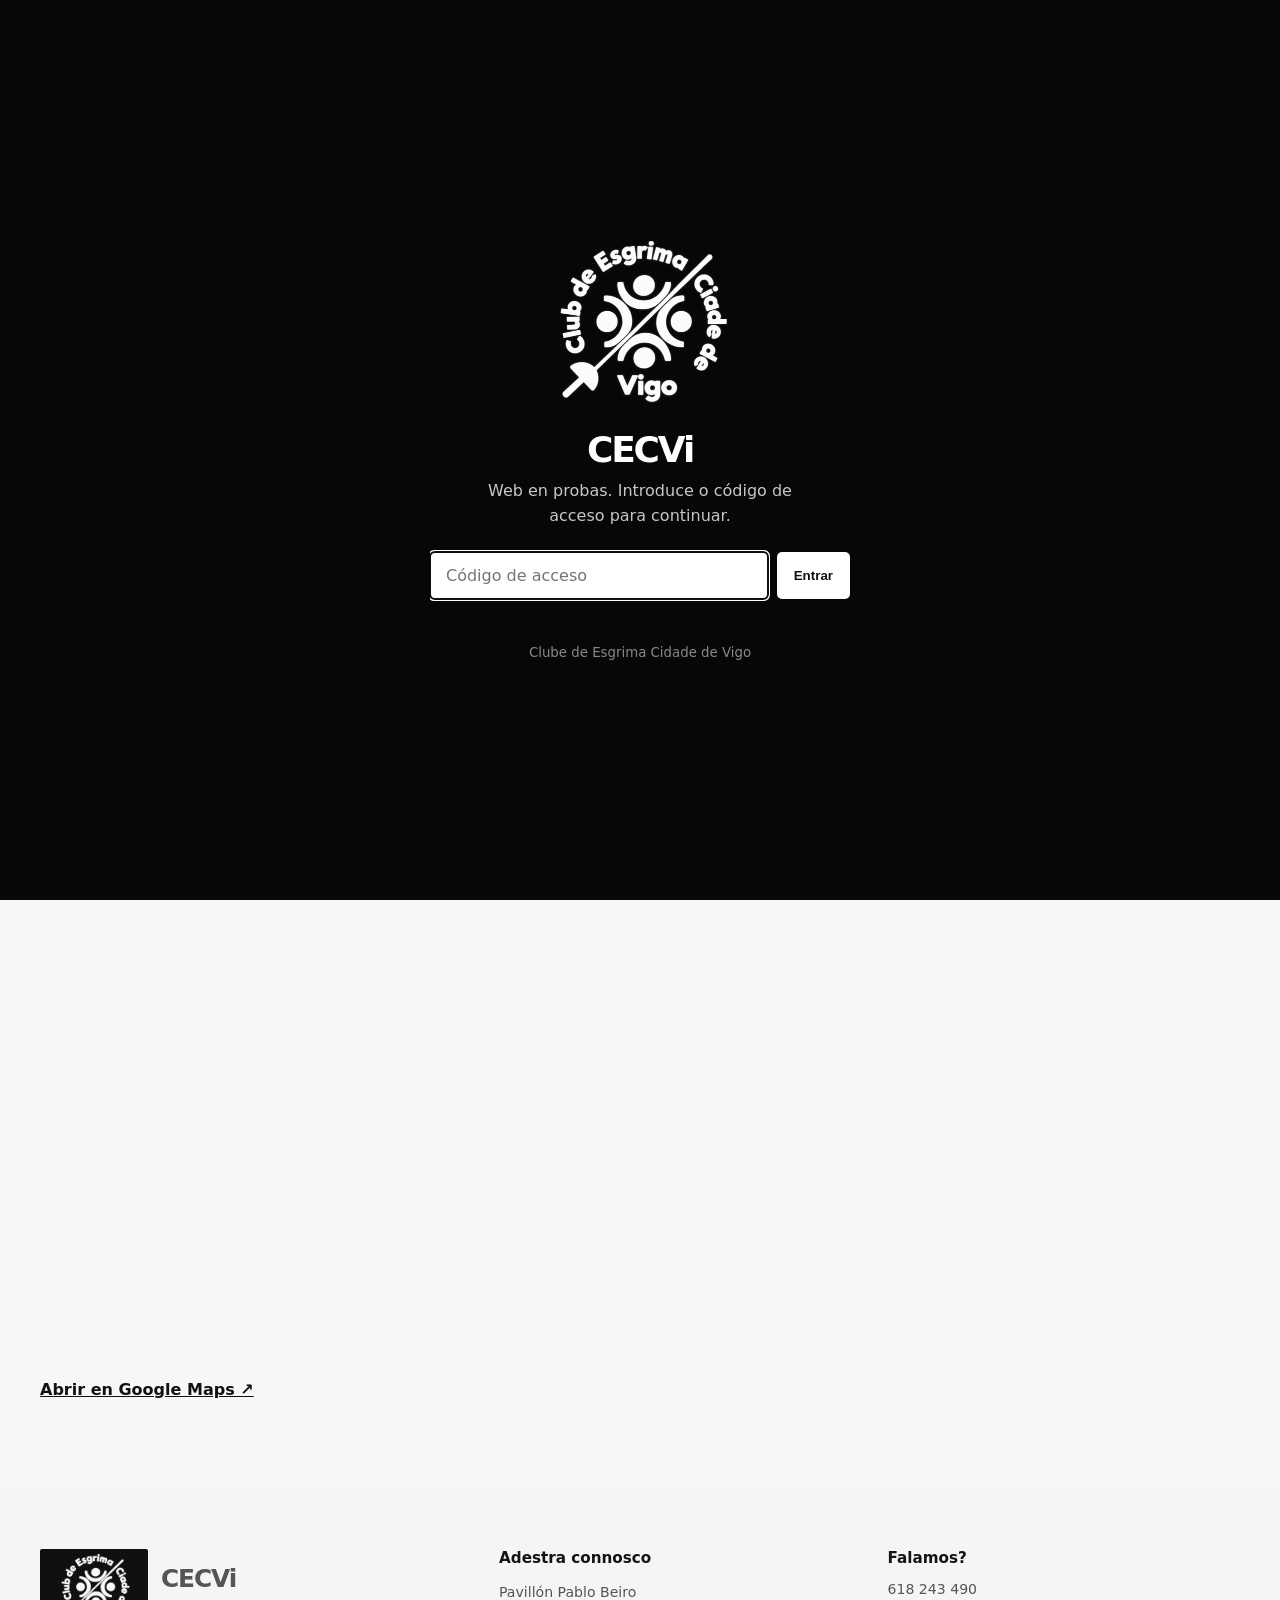
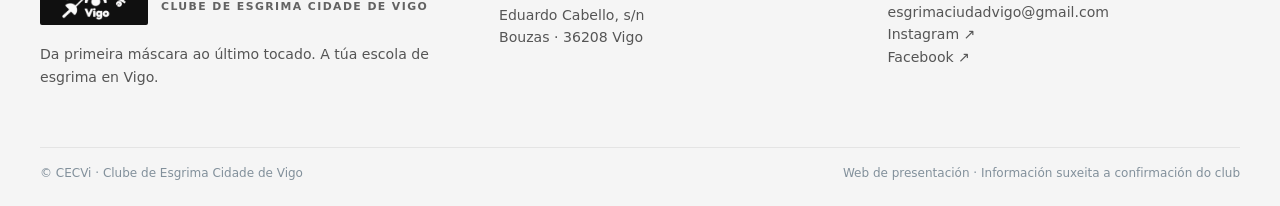
<file: contacto.html>
<!doctype html>
<html lang="gl">
<head>
  <meta charset="utf-8">
  <meta name="viewport" content="width=device-width, initial-scale=1">
  <meta name="description" content="Contacta co CECVi no Pavillón Pablo Beiro, Bouzas (Vigo). Horarios, teléfonos e correo do club.">
  <meta name="theme-color" content="#080808">
  <link rel="icon" type="image/png" href="favicon.png">
  <link rel="apple-touch-icon" href="assets/apple-touch-icon.png">
  <link rel="canonical" href="https://cecvi.onrender.com/contacto.html">
  <meta property="og:type" content="website">
  <meta property="og:locale" content="gl_ES">
  <meta property="og:site_name" content="CECVi · Clube de Esgrima Cidade de Vigo">
  <meta property="og:title" content="Contacto · CECVi">
  <meta property="og:description" content="Contacta co CECVi no Pavillón Pablo Beiro, Bouzas (Vigo). Horarios, teléfonos e correo do club.">
  <meta property="og:url" content="https://cecvi.onrender.com/contacto.html">
  <meta property="og:image" content="https://cecvi.onrender.com/assets/cecvi-combate-pista.jpg">
  <meta name="twitter:card" content="summary_large_image">
  <title>Contacto · CECVi</title>
  <style>
    :root{--ink:#080808;--paper:#f5f5f3;--red:#111;--warm:#fff;--slate:#626262;--line:#d7d7d3;--white:#fff}
    *{box-sizing:border-box}.access{position:fixed;z-index:50;inset:0;background:#070707;color:#fff;display:grid;place-items:center;padding:22px}.access[hidden]{display:none}.access-box{width:min(420px,100%);text-align:center}.access .mark{margin:0 auto 25px;width:64px;height:64px;font-size:1.55rem;box-shadow:7px 7px 0 #aaa}.access h1{font-size:2.25rem;letter-spacing:-.06em;margin:0 0 9px}.access p{line-height:1.55;color:#c7c7c7;margin:0 auto 24px;max-width:340px}.access form{display:flex;gap:9px}.access input{min-width:0;flex:1;padding:14px 16px;background:#fff;border:0;border-radius:5px;font:inherit;color:#111}.access button{border:0;border-radius:5px;background:#fff;color:#111;padding:0 17px;font-weight:900;cursor:pointer}.access small{display:block;margin-top:17px;color:#888}.access-error{height:19px;margin:10px 0 0;color:#fff;font-size:.85rem;font-weight:700}html{scroll-behavior:smooth}body{margin:0;background:var(--paper);color:var(--ink);font-family:Inter,ui-sans-serif,system-ui,-apple-system,BlinkMacSystemFont,"Segoe UI",sans-serif}.wrap{width:min(1160px,calc(100% - 40px));margin:auto}
    .top{background:var(--ink);color:white;font-size:.78rem;letter-spacing:.07em}.top .wrap{display:flex;justify-content:space-between;padding:10px 0}.top a{color:white;text-decoration:none}
    nav{height:82px;display:flex;align-items:center;justify-content:space-between}.brand{display:flex;align-items:center;gap:13px;text-decoration:none;color:var(--ink)}.mark{width:43px;height:43px;border-radius:50%;background:var(--red);color:#fff;display:grid;place-items:center;font-weight:900;letter-spacing:-.08em;box-shadow:5px 5px 0 #a9a9a5}.brand b{font-size:1.18rem}.brand small{display:block;font-size:.66rem;font-weight:750;letter-spacing:.13em;text-transform:uppercase;color:var(--slate)}.links{display:flex;align-items:center;gap:26px}.links a{font-size:.88rem;font-weight:700;color:var(--ink);text-decoration:none}.button{display:inline-flex;align-items:center;justify-content:center;border:0;border-radius:999px;background:var(--red);color:#fff;padding:13px 21px;text-decoration:none;font-weight:800;font-size:.88rem;cursor:pointer}.links a.button{color:#fff}.links a.button.ghost{background:transparent;color:var(--ink);border:1.5px solid var(--ink)}
    .hero{background:var(--ink);color:#fff;min-height:600px;position:relative;overflow:hidden}.hero:after{content:"";position:absolute;inset:0;background:linear-gradient(90deg,#08111f 10%,rgba(8,17,31,.76) 47%,rgba(8,17,31,.1)),linear-gradient(0deg,rgba(8,17,31,.9),transparent 45%);z-index:0}.hero img{position:absolute;inset:0;width:100%;height:100%;object-fit:cover;object-position:center;opacity:.8;filter:contrast(1.05)}.hero .wrap{height:600px;display:flex;align-items:end;position:relative;z-index:1;padding-bottom:73px}.hero-text{max-width:670px}.eyebrow{font-size:.75rem;letter-spacing:.18em;text-transform:uppercase;font-weight:900;color:var(--warm);margin-bottom:15px}.hero h1{font-size:clamp(3.1rem,8vw,6.35rem);line-height:.89;letter-spacing:-.075em;margin:0}.hero p{max-width:490px;font-size:1.08rem;line-height:1.55;margin:25px 0 29px;color:#edf2f6}.actions{display:flex;gap:12px;flex-wrap:wrap}
    .strip{background:#111;color:#fff}.strip .wrap{display:flex;justify-content:space-between;gap:30px;padding:20px 0;font-weight:800}.strip span{font-size:.88rem}.strip b{color:#fff}
    section{padding:94px 0}.kicker{font-size:.73rem;font-weight:900;letter-spacing:.18em;color:var(--red);text-transform:uppercase}.title{font-size:clamp(2.15rem,4vw,3.65rem);line-height:1;letter-spacing:-.06em;margin:13px 0 19px}.lead{color:#526171;max-width:640px;line-height:1.65}.cards{display:grid;grid-template-columns:repeat(3,1fr);gap:16px;margin-top:42px}.card{background:#fff;border:1px solid #e7eaed;padding:27px;min-height:225px;border-radius:7px;transition:.2s}.card:hover{transform:translateY(-4px);box-shadow:0 17px 30px #0b17251b}.num{font-size:.75rem;color:var(--red);font-weight:900;letter-spacing:.1em}.card h3{font-size:1.38rem;letter-spacing:-.04em;margin:24px 0 11px}.card p{font-size:.93rem;line-height:1.55;color:#5e6b79}.card a{font-size:.85rem;font-weight:850;color:var(--ink);text-decoration:none}.info{background:#e9edf0}.info-grid{display:grid;grid-template-columns:1.12fr .88fr;gap:65px;align-items:center}.detail{display:grid;grid-template-columns:120px 1fr;border-top:1px solid #c9d1d8;padding:20px 0}.detail b{font-size:.77rem;color:var(--red);letter-spacing:.12em;text-transform:uppercase}.detail span{line-height:1.55;font-weight:600}.quote{background:var(--ink);color:#fff;padding:40px;border-radius:8px;position:relative}.quote:before{content:"⌁";position:absolute;right:28px;top:5px;font-size:5rem;color:var(--red);font-family:Georgia}.quote p{font-size:1.55rem;line-height:1.23;letter-spacing:-.045em;margin:0 0 25px}.quote small{font-weight:750;letter-spacing:.08em;color:var(--warm);text-transform:uppercase}.season{padding:0;background:#fff}.season-card{margin:-1px auto 0;display:grid;grid-template-columns:1.05fr .95fr;min-height:440px;overflow:hidden;background:#111;color:#fff}.season-card img{width:100%;height:100%;object-fit:cover;min-height:340px}.season-copy{padding:58px;display:flex;flex-direction:column;justify-content:center}.season-copy .kicker{color:#fff}.season-copy h2{font-size:clamp(2rem,4vw,3.5rem);line-height:.98;letter-spacing:-.06em;margin:13px 0}.season-copy p{color:#c9c9c9;line-height:1.55;max-width:430px}.season-dates{display:flex;gap:25px;margin-top:20px;flex-wrap:wrap}.season-dates b{font-size:1.5rem;letter-spacing:-.05em;display:block}.season-dates span{font-size:.74rem;letter-spacing:.1em;text-transform:uppercase;color:#aaa;font-weight:800}.agenda{background:var(--ink);color:#fff}.agenda .kicker{color:var(--warm)}.agenda .lead{color:#bac4cc}.event-list{margin-top:38px;border-top:1px solid #3a4652}.event{display:grid;grid-template-columns:120px 1fr auto;align-items:center;gap:26px;border-bottom:1px solid #3a4652;padding:26px 0}.date{font-weight:900;color:var(--warm);font-size:.9rem}.event h3{margin:0 0 6px;font-size:1.28rem}.event p{margin:0;color:#b6c0c8;font-size:.9rem}.event a{color:#fff;text-decoration:none;font-weight:800;font-size:.84rem;border-bottom:2px solid var(--red);padding-bottom:4px}
    .gallery{display:grid;grid-template-columns:1.35fr 1fr 1fr;gap:14px;margin-top:38px}.gallery figure{margin:0;position:relative;overflow:hidden;background:#111;min-height:290px;border-radius:7px}.gallery figure:first-child{grid-row:span 2;min-height:590px}.gallery img{width:100%;height:100%;object-fit:cover;position:absolute;inset:0;filter:contrast(1.05);opacity:.9;transition:.35s}.gallery figure:hover img{transform:scale(1.04);opacity:1}.gallery figcaption{position:absolute;left:17px;bottom:16px;right:17px;color:#fff;font-size:.75rem;letter-spacing:.1em;text-transform:uppercase;font-weight:900;text-shadow:0 2px 8px #000}.policies{display:grid;grid-template-columns:1fr 1fr;gap:15px;margin-top:36px}.policy{background:#fff;border:1px solid var(--line);padding:22px;display:flex;justify-content:space-between;align-items:center;gap:12px}.policy h3{font-size:1.08rem;margin:0 0 5px}.policy p{font-size:.84rem;margin:0;color:#687586}.policy button{border:0;background:transparent;font-weight:900;color:var(--red);cursor:pointer;font-size:1.25rem}
    footer{background:#fff;padding:60px 0 26px}.foot{display:grid;grid-template-columns:1.2fr 1fr 1fr;gap:36px}.foot h3{margin:0 0 11px;font-size:.95rem}.foot p,.foot a{font-size:.88rem;color:#5e6b79;line-height:1.6;text-decoration:none;display:block}.legal{border-top:1px solid var(--line);margin-top:45px;padding-top:18px;font-size:.75rem;color:#82909b;display:flex;justify-content:space-between}
    dialog{border:0;border-radius:12px;padding:0;box-shadow:0 25px 70px #0008;width:min(650px,calc(100% - 32px));max-height:80vh}dialog::backdrop{background:#06111abf}.modal{padding:30px}.modal header{display:flex;justify-content:space-between;gap:20px;border-bottom:1px solid var(--line);padding-bottom:15px}.modal h2{font-size:1.6rem;letter-spacing:-.05em;margin:0}.close{border:0;background:#edf0f2;width:32px;height:32px;border-radius:50%;cursor:pointer;font-size:1.1rem}.modal .content{padding-top:16px;color:#465463;line-height:1.55}.modal .content h3{color:var(--ink);font-size:1rem;margin:18px 0 6px}.modal .content ul{padding-left:20px}
    @media(max-width:720px){.gallery{grid-template-columns:1fr}.gallery figure,.gallery figure:first-child{min-height:285px}.season-card{grid-template-columns:1fr}.season-copy{padding:40px}.top .wrap{justify-content:center}.top span:last-child{display:none}.links{display:none}nav{height:68px}.hero,.hero .wrap{min-height:530px;height:530px}.hero .wrap{padding-bottom:45px}.strip .wrap{display:block}.strip span{display:block;margin:4px 0}.cards,.policies,.foot,.info-grid{grid-template-columns:1fr}.event{grid-template-columns:80px 1fr}.event a{grid-column:2}.detail{grid-template-columns:94px 1fr}.quote{margin-top:-30px}.legal{display:block}.legal span{display:block;margin:6px 0}section{padding:65px 0}}
  .club-logo{display:block;width:100%;height:100%;object-fit:contain}.logo-badge{display:flex;align-items:center;justify-content:center;flex:none;width:88px;height:65px;padding:5px;background:#080808;border-radius:6px}.access .login-logo{width:240px;height:165px;max-width:80vw;margin:0 auto 24px;object-fit:contain}.foot a.brand{display:flex;align-items:center;gap:13px}.access-box{max-height:100dvh;overflow:auto;padding:18px 0}@media(max-width:720px){.logo-badge{width:68px;height:50px}.brand small{font-size:.58rem;letter-spacing:.07em}.access .login-logo{width:210px;height:145px}}
    /* Portada adaptable: evita que los CTA queden ocultos en teléfonos. */
    @media (max-width:720px){
      .hero{height:auto;min-height:0;padding:0;overflow:hidden}
      .hero .wrap{height:auto;min-height:0;align-items:flex-end;padding-top:90px;padding-bottom:42px}
      .hero-text{width:100%;min-width:0}
      .hero h1{font-size:clamp(2.6rem,10vw,4.3rem);line-height:1.02;letter-spacing:-.055em}
      .hero p{font-size:1rem;line-height:1.5;margin:22px 0 26px}
      .hero .actions{display:grid;grid-template-columns:1fr 1fr;gap:10px}
      .hero .actions .button{min-width:0;min-height:48px;padding:12px 10px;text-align:center;font-size:.82rem;line-height:1.25}
      .strip .wrap{padding:22px 0}
    }
    @media (max-width:390px){
      .hero .actions{grid-template-columns:1fr}
      .hero .wrap{padding-top:75px;padding-bottom:34px}
    }
 
    /* Redeseño editorial inspirado na estrutura visual de clubs de esgrima. */
    :root{--paper:#fff;--ink:#141414;--red:#161616;--slate:#626262;--line:#e4e4e4}
    body{background:#fff} .wrap{width:min(1200px,calc(100% - 48px))}
    .top{background:#111;letter-spacing:.04em}.top .wrap{padding:9px 0}
    header.wrap{position:relative;z-index:10}nav{height:104px}
    .brand{gap:15px}.logo-badge{width:108px;height:76px;background:#101010;border-radius:2px;padding:5px}
    .brand b{font-size:1.55rem;letter-spacing:-.045em}.brand small{font-size:.68rem;line-height:1.45}
    .links{gap:30px}.links a:not(.button){position:relative}.links a:not(.button):hover:after{content:"";height:2px;position:absolute;bottom:-9px;left:0;right:0;background:#111}
    .links .button{border-radius:3px;padding:13px 18px;text-transform:uppercase;letter-spacing:.05em;font-size:.76rem}
    .hero{min-height:650px;padding:0}.hero .wrap{height:650px;align-items:center;padding-bottom:0}
    .hero img{opacity:1;object-position:center 35%}.hero:after{background:linear-gradient(90deg,rgba(0,0,0,.82),rgba(0,0,0,.34) 58%,rgba(0,0,0,.10)),linear-gradient(0deg,rgba(0,0,0,.35),transparent 70%)}
    .hero-text{max-width:780px}.hero h1{font-size:clamp(3.45rem,7vw,6.5rem);line-height:.99;letter-spacing:-.065em}.hero p{color:#fff;font-size:1.16rem}
    .eyebrow{color:#fff}.hero .button{border-radius:3px;background:#fff;color:#111}.hero .button.ghost{background:rgba(0,0,0,.15);color:#fff;border:1px solid #fff}
    .strip{background:#f2f2f2;color:#151515;border-bottom:1px solid #e6e6e6}.strip b{color:#111}.strip .wrap{padding:23px 0}
    section{padding:88px 0}.title{letter-spacing:-.045em}.kicker{letter-spacing:.15em}.lead{color:#626262}
    .cards{gap:23px}.card{border:1px solid #e4e4e4;border-radius:2px;padding:34px;box-shadow:0 3px 22px #00000008}.card:hover{box-shadow:0 12px 35px #00000013}
    .card .num{font-size:.73rem}.card h3{font-size:1.55rem}.card p{color:#636363}
    .visuals{background:#f6f6f6}.gallery{gap:12px}.gallery figure{border-radius:2px}
    .info{background:#f7f7f7}.detail{border-color:#ddd}.quote{border-radius:2px}
    .agenda{background:#181818}.agenda .lead{color:#ccc}
    footer{background:#f5f5f5}.foot p,.foot a{color:#555}
    .section-head{display:flex;justify-content:space-between;align-items:end;gap:25px}.section-head .button{flex:none;background:#111;border-radius:2px}
    .spotlight{padding:78px 0;background:#fff}.spotlight-grid{display:grid;grid-template-columns:repeat(3,minmax(0,1fr));gap:16px;margin-top:29px}
    .spotlight-card{display:flex;flex-direction:column;min-height:220px;padding:28px;background:#f4f4f4;border-top:4px solid #141414;color:#111;text-decoration:none;transition:transform .2s,background .2s}
    .spotlight-card:hover{transform:translateY(-4px);background:#ececec}.spotlight-card small{letter-spacing:.14em;text-transform:uppercase;font-size:.7rem;font-weight:800}
    .spotlight-card strong{font-size:1.6rem;line-height:1.1;letter-spacing:-.04em;margin:23px 0 12px}.spotlight-card span{line-height:1.5;color:#666;font-size:.89rem}.spotlight-card em{margin-top:auto;padding-top:19px;font-style:normal;font-weight:800}
    .menu-toggle{display:none;background:#111;color:#fff;border:0;padding:11px 15px;border-radius:3px;font-weight:800;cursor:pointer}
    @media(max-width:850px){nav{height:83px}.menu-toggle{display:block}.links{display:none;position:absolute;top:83px;left:0;right:0;z-index:30;background:#fff;padding:18px 22px;box-shadow:0 14px 24px #0002;flex-direction:column;align-items:stretch;gap:0}.links.is-open{display:flex}.links a{padding:13px 0}.links a.button{margin-top:10px;text-align:center}.spotlight-grid{grid-template-columns:1fr}.spotlight-card{min-height:170px}.spotlight-card strong{margin:14px 0 7px}.section-head{align-items:start;flex-direction:column}}
    @media(max-width:720px){.wrap{width:min(100% - 30px,1200px)}.logo-badge{width:70px;height:52px}.brand b{font-size:1.25rem}.brand small{max-width:170px}.hero .wrap{min-height:590px;height:auto;align-items:end;padding-top:125px;padding-bottom:55px}.hero{min-height:590px}.hero h1{font-size:clamp(2.85rem,10vw,4.2rem)}.hero p{font-size:1rem}.hero:after{background:linear-gradient(0deg,rgba(0,0,0,.91),rgba(0,0,0,.35) 82%)}.spotlight{padding:60px 0}.strip .wrap{padding:18px 0}.info-grid{gap:35px}.quote{margin:0}.gallery figure:first-child{min-height:340px}}
    @media(prefers-reduced-motion:reduce){*,*:before,*:after{scroll-behavior:auto!important;transition:none!important}}

 .admin-link{border:1px solid #999;border-radius:3px;padding:10px 13px;font-size:.8rem}.links .admin-link{color:#444}@media(max-width:850px){.links .admin-link{text-align:center;margin-top:8px}}.page-contact a.button,.page-contact a.button:visited{color:#fff!important;background:#111!important;border:1px solid #111;text-decoration:none}.page-contact a.button:hover{background:#333!important;color:#fff!important}.page-contact a.button:focus-visible{outline:3px solid #666;outline-offset:3px}
/* Navegación móbil consistente en todas as páxinas */
@media(max-width:850px){header.wrap nav{display:flex;align-items:center;justify-content:space-between;position:relative}.menu-toggle{display:inline-flex!important;align-items:center;justify-content:center;flex-shrink:0;position:relative;z-index:51}.links{display:none!important}.links.is-open{display:flex!important;flex-direction:column;position:absolute;top:100%;left:0;right:0;z-index:50;background:#fff;padding:16px 20px;box-shadow:0 12px 25px #0002}.links.is-open a{display:block;padding:12px;color:#111}}

/* Menú móbil compacto, accesible e de alto contraste */
@media(max-width:850px){header.wrap nav{position:relative}.links.is-open{top:calc(100% + 2px)!important;left:0!important;right:0!important;max-height:calc(100dvh - 128px);overflow-y:auto;padding:8px 14px 14px!important;gap:0!important;border-radius:0 0 12px 12px;box-shadow:0 15px 30px #0003}.links.is-open>a:not(.button):not(.admin-link){font-size:1rem!important;line-height:1.25!important;padding:11px 12px!important;border-bottom:1px solid #ededed}.links.is-open>a.button{display:flex!important;align-items:center;justify-content:center;background:#111!important;color:#fff!important;border:1px solid #111!important;margin:12px 0 6px!important;padding:12px!important;min-height:44px;font-size:.9rem!important}.links.is-open>a.admin-link{display:flex!important;align-items:center;justify-content:center;background:#fff!important;color:#111!important;border:1px solid #888!important;margin:0!important;padding:10px!important;min-height:42px;font-size:.9rem!important}.menu-toggle{min-height:44px;font-size:1rem!important}}
.links a[aria-current="page"]:not(.button){text-decoration:underline;text-decoration-thickness:2px;text-underline-offset:7px}.page-map{background:#f7f7f7;padding:0 0 90px}.page-map a{display:inline-block;margin-top:14px;color:#111;font-weight:800}.page-map iframe{display:block;width:100%;height:420px;border:0;border-radius:7px;filter:grayscale(1) contrast(1.05)}@media(max-width:720px){.page-map{padding-bottom:60px}.page-map iframe{height:320px}}</style>
<link rel="stylesheet" href="calendar.css?v=3">
<style>.subpage-banner{background:#171717;color:#fff;padding:80px 0 70px}.subpage-banner .kicker{color:#ddd}.subpage-banner h1{font-size:clamp(2.8rem,6vw,5rem);letter-spacing:-.06em;line-height:1;margin:17px 0}.subpage-banner p{max-width:680px;color:#ddd;line-height:1.6}.page-contact{background:#f7f7f7;padding:90px 0}.page-contact-grid{display:grid;grid-template-columns:1fr 1fr;gap:48px}.page-contact a{color:#111}.page-contact h2{font-size:2rem}.page-contact .detail{grid-template-columns:110px 1fr}@media(max-width:720px){.subpage-banner{padding:56px 0}.page-contact-grid{grid-template-columns:1fr}.page-contact{padding:55px 0}}</style></head>
<body>
  <div class="access" id="access" role="dialog" aria-modal="true" aria-labelledby="access-title">
    <div class="access-box"><img class="club-logo login-logo" src="assets/logo2.png" alt="Clube de Esgrima Cidade de Vigo" width="1536" height="1024"><h1 id="access-title">CECVi</h1><p>Web en probas. Introduce o código de acceso para continuar.</p><form id="access-form"><input id="access-password" type="password" autocomplete="current-password" placeholder="Código de acceso" aria-label="Código de acceso" autofocus><button type="submit">Entrar</button></form><div class="access-error" id="access-error" aria-live="polite"></div><small>Clube de Esgrima Cidade de Vigo</small></div>
  </div>
  <div class="top"><div class="wrap"><span>ESGRIMA · FORMACIÓN · COMPETICIÓN</span><span><a href="mailto:esgrimaciudadvigo@gmail.com">esgrimaciudadvigo@gmail.com</a> · 618 243 490</span></div></div>
  <header class="wrap"><nav><a class="brand" href="index.html"><span class="logo-badge"><img class="club-logo" src="assets/logo2.png" alt="Logo CECVi" width="1536" height="1024"></span><span><b>CECVi</b><small>Clube de Esgrima Cidade de Vigo</small></span></a><button class="menu-toggle" id="menu-toggle" type="button" aria-expanded="false" aria-controls="nav-links">Menú ☰</button><div class="links" id="nav-links"><a href="index.html">Inicio</a><a href="club.html">O club</a><a href="escola.html">A escola</a><a href="agenda.html">Axenda</a><a href="publicaciones.html">Publicacións</a><a href="normativa.html">Normativa</a><a href="contacto.html" class="button" aria-current="page">Contacto</a><a href="admin/" class="admin-link">Admin</a></div></nav></header>
<main><section class="subpage-banner"><div class="wrap"><div class="kicker">CECVi · Clube de Esgrima Cidade de Vigo</div><h1>Contacto</h1><p>Visítanos no Pavillón Pablo Beiro, en Bouzas.</p></div></section><section class="page-contact"><div class="wrap page-contact-grid"><div><div class="kicker">Falamos?</div><h2>Comeza a túa experiencia na esgrima</h2><p class="lead">Escríbenos para coñecer os grupos e dispoñibilidade. Podes contactar directamente por correo ou teléfono.</p><p><a class="button" href="mailto:esgrimaciudadvigo@gmail.com?subject=Informaci%C3%B3n%20CECVi">Enviar un correo →</a></p></div><div><div class="detail"><b>Enderezo</b><span>Pavillón Pablo Beiro<br>Eduardo Cabello, s/n · Bouzas · 36208 Vigo</span></div><div class="detail"><b>Horario</b><span>Luns e mércores · 18:00–22:00<br>Venres · 19:00–21:00</span></div><div class="detail"><b>Teléfonos</b><span><a href="tel:+34618243490">618 243 490</a> · <a href="tel:+34609843123">609 843 123</a></span></div><div class="detail"><b>Email</b><span><a href="mailto:esgrimaciudadvigo@gmail.com">esgrimaciudadvigo@gmail.com</a></span></div></div></div></section><section class="page-map"><div class="wrap"><iframe title="Mapa: Pavillón Pablo Beiro, Bouzas, Vigo" src="https://maps.google.com/maps?q=Pavill%C3%B3n%20Pablo%20Beiro%2C%20Bouzas%2C%20Vigo&amp;z=15&amp;output=embed" loading="lazy" referrerpolicy="no-referrer-when-downgrade"></iframe><a href="https://www.google.com/maps/search/?api=1&amp;query=Pavill%C3%B3n%20Pablo%20Beiro%2C%20Bouzas%2C%20Vigo" target="_blank" rel="noopener">Abrir en Google Maps ↗</a></div></section></main>  <footer id="contacto"><div class="wrap"><div class="foot"><div><a class="brand" href="index.html"><span class="logo-badge"><img class="club-logo" loading="lazy" decoding="async" src="assets/logo2.png" alt="Logo CECVi" width="1536" height="1024"></span><span><b>CECVi</b><small>Clube de Esgrima Cidade de Vigo</small></span></a><p style="margin-top:18px">Da primeira máscara ao último tocado. A túa escola de esgrima en Vigo.</p></div><div><h3>Adestra connosco</h3><p>Pavillón Pablo Beiro<br>Eduardo Cabello, s/n<br>Bouzas · 36208 Vigo</p></div><div><h3>Falamos?</h3><a href="tel:+34618243490">618 243 490</a><a href="mailto:esgrimaciudadvigo@gmail.com">esgrimaciudadvigo@gmail.com</a><a href="https://www.instagram.com/esgrimacidadevigo/" target="_blank" rel="noreferrer">Instagram ↗</a><a href="https://www.facebook.com/clube-de-esgrima-cidade-de-vigo" target="_blank" rel="noreferrer">Facebook ↗</a></div></div><div class="legal"><span>© CECVi · Clube de Esgrima Cidade de Vigo</span><span>Web de presentación · Información suxeita a confirmación do club</span></div></div></footer>
  <dialog id="modal"><div class="modal"><header><h2 id="modal-title">Información</h2><button class="close" aria-label="Pechar">×</button></header><div class="content" id="modal-content"></div></div></dialog>
  <script>
    const access=document.querySelector('#access'), accessForm=document.querySelector('#access-form'), accessPassword=document.querySelector('#access-password'), accessError=document.querySelector('#access-error');
    const unlock=()=>{access.hidden=true;sessionStorage.setItem('cecvi-access','ok')};
    if(sessionStorage.getItem('cecvi-access')==='ok') unlock();
    accessForm.addEventListener('submit',e=>{e.preventDefault();if(accessPassword.value==='pinto'){unlock()}else{accessError.textContent='Código incorrecto';accessPassword.value='';accessPassword.focus()}});
    const menuToggle=document.querySelector('#menu-toggle'),navLinks=document.querySelector('#nav-links');menuToggle.addEventListener('click',()=>{const open=navLinks.classList.toggle('is-open');menuToggle.setAttribute('aria-expanded',String(open));});navLinks.querySelectorAll('a').forEach(a=>a.addEventListener('click',()=>{navLinks.classList.remove('is-open');menuToggle.setAttribute('aria-expanded','false');}));document.addEventListener('keydown',e=>{if(e.key==='Escape'&&navLinks.classList.contains('is-open')){navLinks.classList.remove('is-open');menuToggle.setAttribute('aria-expanded','false');menuToggle.focus()}});
    const modal=document.querySelector('#modal'), title=document.querySelector('#modal-title'), content=document.querySelector('#modal-content');
    const details={fees:['Licenzas e mensualidades','<h3>Licenzas</h3><p>A licenza federativa é obrigatoria para adestrar e debe tramitarse antes do inicio dos adestramentos de setembro. A licenza RFEE é necesaria para competir en probas estatais.</p><h3>Mensualidades</h3><ul><li>Mini Sementeira (ata M9): 25 €/mes</li><li>Sementeira I (M11–M15): 30 €/mes</li><li>Sementeira II (M17–M20): 35 €/mes</li><li>A Fraga (absoluta): 40 €/mes · reducida: 30 €/mes</li></ul><p>O pago realízase antes do día 5. Consulta coa escola calquera cambio de modalidade.</p>'],gear:['Material en préstamo','<p>O club facilita o material necesario durante a iniciación. A medida que avanza a traxectoria, cada atleta vai incorporando o seu propio equipo.</p><h3>Resumo por etapas</h3><ul><li><b>Primeiros 6 meses:</b> equipamento do club; recoméndase ir adquirindo arma, fío de corpo e chaqueta eléctrica cando corresponda.</li><li><b>Desde 6 meses:</b> arma, fío e chaqueta eléctrica propios.</li><li><b>2ª tempada:</b> tamén repostos da arma principal e material da secundaria.</li><li><b>3ª–4ª tempada:</b> máscara, fío de máscara, branco e equipamento completo.</li></ul>'],travel:['Competición e desprazamentos','<p>O CECVi prevé acompañamento técnico nas probas oficiais cando se solicita.</p><ul><li><b>Probas galegas fóra de Vigo:</b> os participantes organizan co mestre o desprazamento de mestres e árbitros antes do luns da semana do torneo.</li><li><b>Probas individuais estatais/internacionais:</b> poden requirir cubrir desprazamento, aloxamento, manutención e cota de arbitraxe.</li><li><b>Liga por equipos RFEE:</b> o club asume habitualmente entre o 70 e o 90 % dos gastos conxuntos da delegación.</li></ul>'],fund:['Bolsa de competicións','<p>A bolsa busca facilitar a participación nas probas individuais, especialmente fóra de Galicia. Concédese por criterios de recursos e/ou rendemento, coa decisión final do corpo técnico.</p><h3>Financiamento</h3><p>Procede de axudas públicas dos atletas, patrocinio e eventualmente rifas. Nas axudas FGE, as achegas á bolsa aplícanse por tramos; as axudas de alto nivel superiores a 250 € achegan un 10 %.</p>']};
    document.querySelectorAll('[data-modal]').forEach(b=>b.addEventListener('click',()=>{const d=details[b.dataset.modal];title.textContent=d[0];content.innerHTML=d[1];modal.showModal()}));document.querySelector('.close').onclick=()=>modal.close();modal.addEventListener('click',e=>{if(e.target===modal)modal.close()});
  </script>

</body>
</html>
</file>
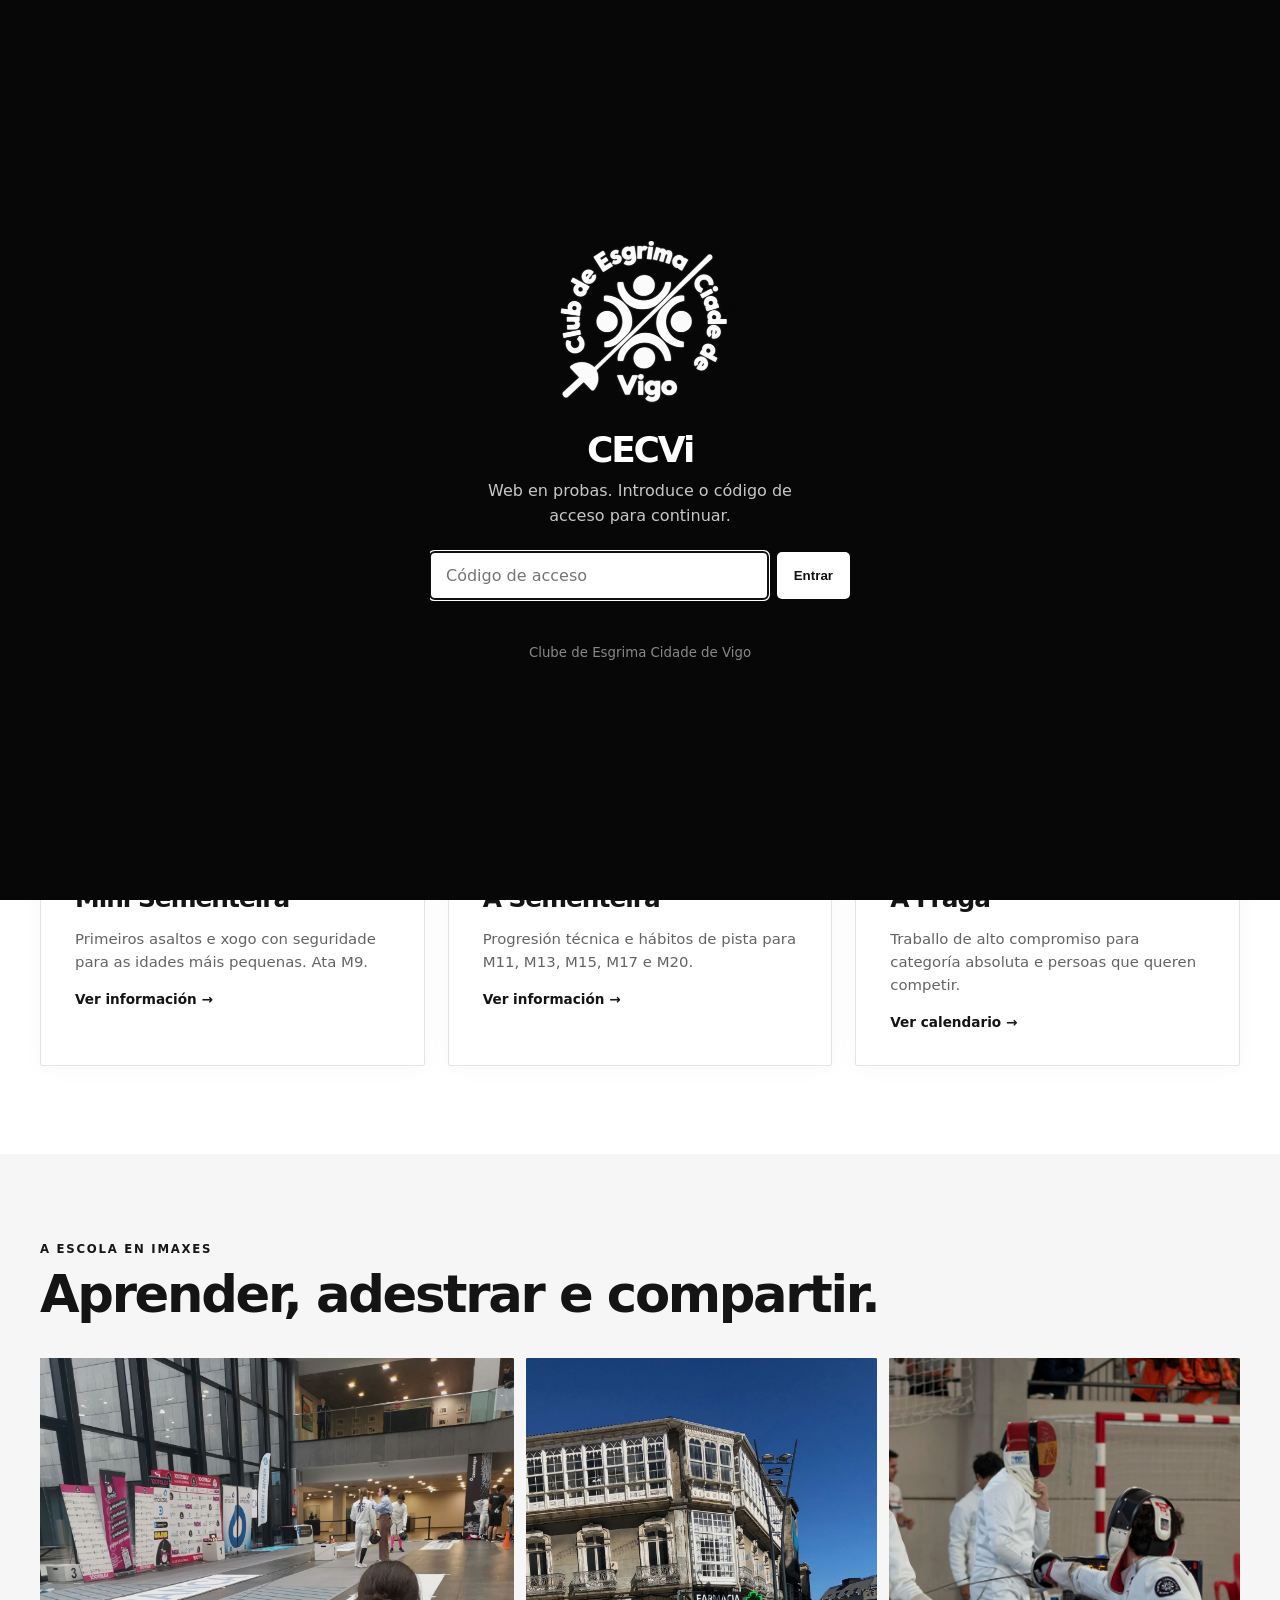
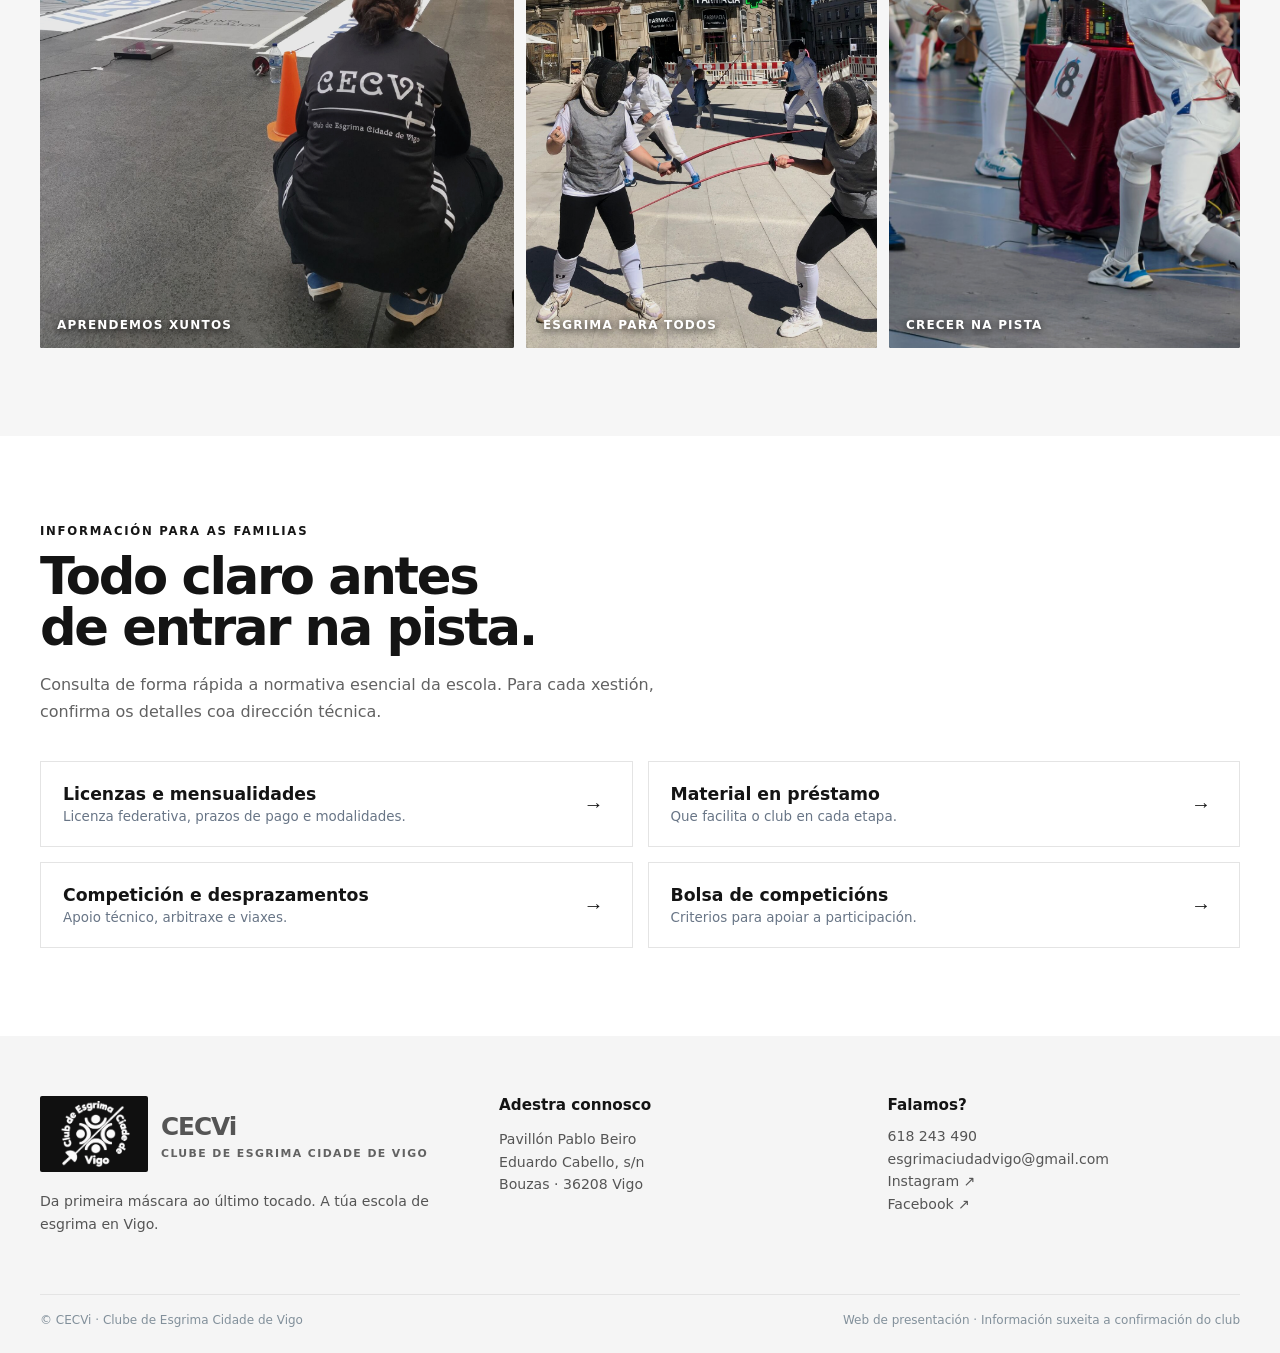
<file: escola.html>
<!doctype html>
<html lang="gl">
<head>
  <meta charset="utf-8">
  <meta name="viewport" content="width=device-width, initial-scale=1">
  <meta name="description" content="Escola de esgrima en Vigo para todas as idades: Mini Sementeira, A Sementeira e A Fraga. Iniciación, formación e competición.">
  <meta name="theme-color" content="#080808">
  <link rel="icon" type="image/png" href="favicon.png">
  <link rel="apple-touch-icon" href="assets/apple-touch-icon.png">
  <link rel="canonical" href="https://cecvi.onrender.com/escola.html">
  <meta property="og:type" content="website">
  <meta property="og:locale" content="gl_ES">
  <meta property="og:site_name" content="CECVi · Clube de Esgrima Cidade de Vigo">
  <meta property="og:title" content="A escola · CECVi">
  <meta property="og:description" content="Escola de esgrima en Vigo para todas as idades: Mini Sementeira, A Sementeira e A Fraga. Iniciación, formación e competición.">
  <meta property="og:url" content="https://cecvi.onrender.com/escola.html">
  <meta property="og:image" content="https://cecvi.onrender.com/assets/cecvi-entrenador.jpg">
  <meta name="twitter:card" content="summary_large_image">
  <title>A escola · CECVi</title>
  <style>
    :root{--ink:#080808;--paper:#f5f5f3;--red:#111;--warm:#fff;--slate:#626262;--line:#d7d7d3;--white:#fff}
    *{box-sizing:border-box}.access{position:fixed;z-index:50;inset:0;background:#070707;color:#fff;display:grid;place-items:center;padding:22px}.access[hidden]{display:none}.access-box{width:min(420px,100%);text-align:center}.access .mark{margin:0 auto 25px;width:64px;height:64px;font-size:1.55rem;box-shadow:7px 7px 0 #aaa}.access h1{font-size:2.25rem;letter-spacing:-.06em;margin:0 0 9px}.access p{line-height:1.55;color:#c7c7c7;margin:0 auto 24px;max-width:340px}.access form{display:flex;gap:9px}.access input{min-width:0;flex:1;padding:14px 16px;background:#fff;border:0;border-radius:5px;font:inherit;color:#111}.access button{border:0;border-radius:5px;background:#fff;color:#111;padding:0 17px;font-weight:900;cursor:pointer}.access small{display:block;margin-top:17px;color:#888}.access-error{height:19px;margin:10px 0 0;color:#fff;font-size:.85rem;font-weight:700}html{scroll-behavior:smooth}body{margin:0;background:var(--paper);color:var(--ink);font-family:Inter,ui-sans-serif,system-ui,-apple-system,BlinkMacSystemFont,"Segoe UI",sans-serif}.wrap{width:min(1160px,calc(100% - 40px));margin:auto}
    .top{background:var(--ink);color:white;font-size:.78rem;letter-spacing:.07em}.top .wrap{display:flex;justify-content:space-between;padding:10px 0}.top a{color:white;text-decoration:none}
    nav{height:82px;display:flex;align-items:center;justify-content:space-between}.brand{display:flex;align-items:center;gap:13px;text-decoration:none;color:var(--ink)}.mark{width:43px;height:43px;border-radius:50%;background:var(--red);color:#fff;display:grid;place-items:center;font-weight:900;letter-spacing:-.08em;box-shadow:5px 5px 0 #a9a9a5}.brand b{font-size:1.18rem}.brand small{display:block;font-size:.66rem;font-weight:750;letter-spacing:.13em;text-transform:uppercase;color:var(--slate)}.links{display:flex;align-items:center;gap:26px}.links a{font-size:.88rem;font-weight:700;color:var(--ink);text-decoration:none}.button{display:inline-flex;align-items:center;justify-content:center;border:0;border-radius:999px;background:var(--red);color:#fff;padding:13px 21px;text-decoration:none;font-weight:800;font-size:.88rem;cursor:pointer}.links a.button{color:#fff}.links a.button.ghost{background:transparent;color:var(--ink);border:1.5px solid var(--ink)}
    .hero{background:var(--ink);color:#fff;min-height:600px;position:relative;overflow:hidden}.hero:after{content:"";position:absolute;inset:0;background:linear-gradient(90deg,#08111f 10%,rgba(8,17,31,.76) 47%,rgba(8,17,31,.1)),linear-gradient(0deg,rgba(8,17,31,.9),transparent 45%);z-index:0}.hero img{position:absolute;inset:0;width:100%;height:100%;object-fit:cover;object-position:center;opacity:.8;filter:contrast(1.05)}.hero .wrap{height:600px;display:flex;align-items:end;position:relative;z-index:1;padding-bottom:73px}.hero-text{max-width:670px}.eyebrow{font-size:.75rem;letter-spacing:.18em;text-transform:uppercase;font-weight:900;color:var(--warm);margin-bottom:15px}.hero h1{font-size:clamp(3.1rem,8vw,6.35rem);line-height:.89;letter-spacing:-.075em;margin:0}.hero p{max-width:490px;font-size:1.08rem;line-height:1.55;margin:25px 0 29px;color:#edf2f6}.actions{display:flex;gap:12px;flex-wrap:wrap}
    .strip{background:#111;color:#fff}.strip .wrap{display:flex;justify-content:space-between;gap:30px;padding:20px 0;font-weight:800}.strip span{font-size:.88rem}.strip b{color:#fff}
    section{padding:94px 0}.kicker{font-size:.73rem;font-weight:900;letter-spacing:.18em;color:var(--red);text-transform:uppercase}.title{font-size:clamp(2.15rem,4vw,3.65rem);line-height:1;letter-spacing:-.06em;margin:13px 0 19px}.lead{color:#526171;max-width:640px;line-height:1.65}.cards{display:grid;grid-template-columns:repeat(3,1fr);gap:16px;margin-top:42px}.card{background:#fff;border:1px solid #e7eaed;padding:27px;min-height:225px;border-radius:7px;transition:.2s}.card:hover{transform:translateY(-4px);box-shadow:0 17px 30px #0b17251b}.num{font-size:.75rem;color:var(--red);font-weight:900;letter-spacing:.1em}.card h3{font-size:1.38rem;letter-spacing:-.04em;margin:24px 0 11px}.card p{font-size:.93rem;line-height:1.55;color:#5e6b79}.card a{font-size:.85rem;font-weight:850;color:var(--ink);text-decoration:none}.info{background:#e9edf0}.info-grid{display:grid;grid-template-columns:1.12fr .88fr;gap:65px;align-items:center}.detail{display:grid;grid-template-columns:120px 1fr;border-top:1px solid #c9d1d8;padding:20px 0}.detail b{font-size:.77rem;color:var(--red);letter-spacing:.12em;text-transform:uppercase}.detail span{line-height:1.55;font-weight:600}.quote{background:var(--ink);color:#fff;padding:40px;border-radius:8px;position:relative}.quote:before{content:"⌁";position:absolute;right:28px;top:5px;font-size:5rem;color:var(--red);font-family:Georgia}.quote p{font-size:1.55rem;line-height:1.23;letter-spacing:-.045em;margin:0 0 25px}.quote small{font-weight:750;letter-spacing:.08em;color:var(--warm);text-transform:uppercase}.season{padding:0;background:#fff}.season-card{margin:-1px auto 0;display:grid;grid-template-columns:1.05fr .95fr;min-height:440px;overflow:hidden;background:#111;color:#fff}.season-card img{width:100%;height:100%;object-fit:cover;min-height:340px}.season-copy{padding:58px;display:flex;flex-direction:column;justify-content:center}.season-copy .kicker{color:#fff}.season-copy h2{font-size:clamp(2rem,4vw,3.5rem);line-height:.98;letter-spacing:-.06em;margin:13px 0}.season-copy p{color:#c9c9c9;line-height:1.55;max-width:430px}.season-dates{display:flex;gap:25px;margin-top:20px;flex-wrap:wrap}.season-dates b{font-size:1.5rem;letter-spacing:-.05em;display:block}.season-dates span{font-size:.74rem;letter-spacing:.1em;text-transform:uppercase;color:#aaa;font-weight:800}.agenda{background:var(--ink);color:#fff}.agenda .kicker{color:var(--warm)}.agenda .lead{color:#bac4cc}.event-list{margin-top:38px;border-top:1px solid #3a4652}.event{display:grid;grid-template-columns:120px 1fr auto;align-items:center;gap:26px;border-bottom:1px solid #3a4652;padding:26px 0}.date{font-weight:900;color:var(--warm);font-size:.9rem}.event h3{margin:0 0 6px;font-size:1.28rem}.event p{margin:0;color:#b6c0c8;font-size:.9rem}.event a{color:#fff;text-decoration:none;font-weight:800;font-size:.84rem;border-bottom:2px solid var(--red);padding-bottom:4px}
    .gallery{display:grid;grid-template-columns:1.35fr 1fr 1fr;gap:14px;margin-top:38px}.gallery figure{margin:0;position:relative;overflow:hidden;background:#111;min-height:290px;border-radius:7px}.gallery figure:first-child{grid-row:span 2;min-height:590px}.gallery img{width:100%;height:100%;object-fit:cover;position:absolute;inset:0;filter:contrast(1.05);opacity:.9;transition:.35s}.gallery figure:hover img{transform:scale(1.04);opacity:1}.gallery figcaption{position:absolute;left:17px;bottom:16px;right:17px;color:#fff;font-size:.75rem;letter-spacing:.1em;text-transform:uppercase;font-weight:900;text-shadow:0 2px 8px #000}.policies{display:grid;grid-template-columns:1fr 1fr;gap:15px;margin-top:36px}.policy{background:#fff;border:1px solid var(--line);padding:22px;display:flex;justify-content:space-between;align-items:center;gap:12px}.policy h3{font-size:1.08rem;margin:0 0 5px}.policy p{font-size:.84rem;margin:0;color:#687586}.policy button{border:0;background:transparent;font-weight:900;color:var(--red);cursor:pointer;font-size:1.25rem}
    footer{background:#fff;padding:60px 0 26px}.foot{display:grid;grid-template-columns:1.2fr 1fr 1fr;gap:36px}.foot h3{margin:0 0 11px;font-size:.95rem}.foot p,.foot a{font-size:.88rem;color:#5e6b79;line-height:1.6;text-decoration:none;display:block}.legal{border-top:1px solid var(--line);margin-top:45px;padding-top:18px;font-size:.75rem;color:#82909b;display:flex;justify-content:space-between}
    dialog{border:0;border-radius:12px;padding:0;box-shadow:0 25px 70px #0008;width:min(650px,calc(100% - 32px));max-height:80vh}dialog::backdrop{background:#06111abf}.modal{padding:30px}.modal header{display:flex;justify-content:space-between;gap:20px;border-bottom:1px solid var(--line);padding-bottom:15px}.modal h2{font-size:1.6rem;letter-spacing:-.05em;margin:0}.close{border:0;background:#edf0f2;width:32px;height:32px;border-radius:50%;cursor:pointer;font-size:1.1rem}.modal .content{padding-top:16px;color:#465463;line-height:1.55}.modal .content h3{color:var(--ink);font-size:1rem;margin:18px 0 6px}.modal .content ul{padding-left:20px}
    @media(max-width:720px){.gallery{grid-template-columns:1fr}.gallery figure,.gallery figure:first-child{min-height:285px}.season-card{grid-template-columns:1fr}.season-copy{padding:40px}.top .wrap{justify-content:center}.top span:last-child{display:none}.links{display:none}nav{height:68px}.hero,.hero .wrap{min-height:530px;height:530px}.hero .wrap{padding-bottom:45px}.strip .wrap{display:block}.strip span{display:block;margin:4px 0}.cards,.policies,.foot,.info-grid{grid-template-columns:1fr}.event{grid-template-columns:80px 1fr}.event a{grid-column:2}.detail{grid-template-columns:94px 1fr}.quote{margin-top:-30px}.legal{display:block}.legal span{display:block;margin:6px 0}section{padding:65px 0}}
  .club-logo{display:block;width:100%;height:100%;object-fit:contain}.logo-badge{display:flex;align-items:center;justify-content:center;flex:none;width:88px;height:65px;padding:5px;background:#080808;border-radius:6px}.access .login-logo{width:240px;height:165px;max-width:80vw;margin:0 auto 24px;object-fit:contain}.foot a.brand{display:flex;align-items:center;gap:13px}.access-box{max-height:100dvh;overflow:auto;padding:18px 0}@media(max-width:720px){.logo-badge{width:68px;height:50px}.brand small{font-size:.58rem;letter-spacing:.07em}.access .login-logo{width:210px;height:145px}}
    /* Portada adaptable: evita que los CTA queden ocultos en teléfonos. */
    @media (max-width:720px){
      .hero{height:auto;min-height:0;padding:0;overflow:hidden}
      .hero .wrap{height:auto;min-height:0;align-items:flex-end;padding-top:90px;padding-bottom:42px}
      .hero-text{width:100%;min-width:0}
      .hero h1{font-size:clamp(2.6rem,10vw,4.3rem);line-height:1.02;letter-spacing:-.055em}
      .hero p{font-size:1rem;line-height:1.5;margin:22px 0 26px}
      .hero .actions{display:grid;grid-template-columns:1fr 1fr;gap:10px}
      .hero .actions .button{min-width:0;min-height:48px;padding:12px 10px;text-align:center;font-size:.82rem;line-height:1.25}
      .strip .wrap{padding:22px 0}
    }
    @media (max-width:390px){
      .hero .actions{grid-template-columns:1fr}
      .hero .wrap{padding-top:75px;padding-bottom:34px}
    }
 
    /* Redeseño editorial inspirado na estrutura visual de clubs de esgrima. */
    :root{--paper:#fff;--ink:#141414;--red:#161616;--slate:#626262;--line:#e4e4e4}
    body{background:#fff} .wrap{width:min(1200px,calc(100% - 48px))}
    .top{background:#111;letter-spacing:.04em}.top .wrap{padding:9px 0}
    header.wrap{position:relative;z-index:10}nav{height:104px}
    .brand{gap:15px}.logo-badge{width:108px;height:76px;background:#101010;border-radius:2px;padding:5px}
    .brand b{font-size:1.55rem;letter-spacing:-.045em}.brand small{font-size:.68rem;line-height:1.45}
    .links{gap:30px}.links a:not(.button){position:relative}.links a:not(.button):hover:after{content:"";height:2px;position:absolute;bottom:-9px;left:0;right:0;background:#111}
    .links .button{border-radius:3px;padding:13px 18px;text-transform:uppercase;letter-spacing:.05em;font-size:.76rem}
    .hero{min-height:650px;padding:0}.hero .wrap{height:650px;align-items:center;padding-bottom:0}
    .hero img{opacity:1;object-position:center 35%}.hero:after{background:linear-gradient(90deg,rgba(0,0,0,.82),rgba(0,0,0,.34) 58%,rgba(0,0,0,.10)),linear-gradient(0deg,rgba(0,0,0,.35),transparent 70%)}
    .hero-text{max-width:780px}.hero h1{font-size:clamp(3.45rem,7vw,6.5rem);line-height:.99;letter-spacing:-.065em}.hero p{color:#fff;font-size:1.16rem}
    .eyebrow{color:#fff}.hero .button{border-radius:3px;background:#fff;color:#111}.hero .button.ghost{background:rgba(0,0,0,.15);color:#fff;border:1px solid #fff}
    .strip{background:#f2f2f2;color:#151515;border-bottom:1px solid #e6e6e6}.strip b{color:#111}.strip .wrap{padding:23px 0}
    section{padding:88px 0}.title{letter-spacing:-.045em}.kicker{letter-spacing:.15em}.lead{color:#626262}
    .cards{gap:23px}.card{border:1px solid #e4e4e4;border-radius:2px;padding:34px;box-shadow:0 3px 22px #00000008}.card:hover{box-shadow:0 12px 35px #00000013}
    .card .num{font-size:.73rem}.card h3{font-size:1.55rem}.card p{color:#636363}
    .visuals{background:#f6f6f6}.gallery{gap:12px}.gallery figure{border-radius:2px}
    .info{background:#f7f7f7}.detail{border-color:#ddd}.quote{border-radius:2px}
    .agenda{background:#181818}.agenda .lead{color:#ccc}
    footer{background:#f5f5f5}.foot p,.foot a{color:#555}
    .section-head{display:flex;justify-content:space-between;align-items:end;gap:25px}.section-head .button{flex:none;background:#111;border-radius:2px}
    .spotlight{padding:78px 0;background:#fff}.spotlight-grid{display:grid;grid-template-columns:repeat(3,minmax(0,1fr));gap:16px;margin-top:29px}
    .spotlight-card{display:flex;flex-direction:column;min-height:220px;padding:28px;background:#f4f4f4;border-top:4px solid #141414;color:#111;text-decoration:none;transition:transform .2s,background .2s}
    .spotlight-card:hover{transform:translateY(-4px);background:#ececec}.spotlight-card small{letter-spacing:.14em;text-transform:uppercase;font-size:.7rem;font-weight:800}
    .spotlight-card strong{font-size:1.6rem;line-height:1.1;letter-spacing:-.04em;margin:23px 0 12px}.spotlight-card span{line-height:1.5;color:#666;font-size:.89rem}.spotlight-card em{margin-top:auto;padding-top:19px;font-style:normal;font-weight:800}
    .menu-toggle{display:none;background:#111;color:#fff;border:0;padding:11px 15px;border-radius:3px;font-weight:800;cursor:pointer}
    @media(max-width:850px){nav{height:83px}.menu-toggle{display:block}.links{display:none;position:absolute;top:83px;left:0;right:0;z-index:30;background:#fff;padding:18px 22px;box-shadow:0 14px 24px #0002;flex-direction:column;align-items:stretch;gap:0}.links.is-open{display:flex}.links a{padding:13px 0}.links a.button{margin-top:10px;text-align:center}.spotlight-grid{grid-template-columns:1fr}.spotlight-card{min-height:170px}.spotlight-card strong{margin:14px 0 7px}.section-head{align-items:start;flex-direction:column}}
    @media(max-width:720px){.wrap{width:min(100% - 30px,1200px)}.logo-badge{width:70px;height:52px}.brand b{font-size:1.25rem}.brand small{max-width:170px}.hero .wrap{min-height:590px;height:auto;align-items:end;padding-top:125px;padding-bottom:55px}.hero{min-height:590px}.hero h1{font-size:clamp(2.85rem,10vw,4.2rem)}.hero p{font-size:1rem}.hero:after{background:linear-gradient(0deg,rgba(0,0,0,.91),rgba(0,0,0,.35) 82%)}.spotlight{padding:60px 0}.strip .wrap{padding:18px 0}.info-grid{gap:35px}.quote{margin:0}.gallery figure:first-child{min-height:340px}}
    @media(prefers-reduced-motion:reduce){*,*:before,*:after{scroll-behavior:auto!important;transition:none!important}}

 .links .admin-link{border:1px solid #888;border-radius:3px;padding:10px 13px;font-size:.8rem;color:#444}.links .admin-link:hover{background:#111;color:#fff}@media(max-width:850px){.links .admin-link{display:block;text-align:center;margin-top:8px}}.admin-link{border:1px solid #999;border-radius:3px;padding:10px 13px;font-size:.8rem}.links .admin-link{color:#444}@media(max-width:850px){.links .admin-link{text-align:center;margin-top:8px}}
/* Navegación móbil consistente en todas as páxinas */
@media(max-width:850px){header.wrap nav{display:flex;align-items:center;justify-content:space-between;position:relative}.menu-toggle{display:inline-flex!important;align-items:center;justify-content:center;flex-shrink:0;position:relative;z-index:51}.links{display:none!important}.links.is-open{display:flex!important;flex-direction:column;position:absolute;top:100%;left:0;right:0;z-index:50;background:#fff;padding:16px 20px;box-shadow:0 12px 25px #0002}.links.is-open a{display:block;padding:12px;color:#111}}

/* Menú móbil compacto, accesible e de alto contraste */
@media(max-width:850px){header.wrap nav{position:relative}.links.is-open{top:calc(100% + 2px)!important;left:0!important;right:0!important;max-height:calc(100dvh - 128px);overflow-y:auto;padding:8px 14px 14px!important;gap:0!important;border-radius:0 0 12px 12px;box-shadow:0 15px 30px #0003}.links.is-open>a:not(.button):not(.admin-link){font-size:1rem!important;line-height:1.25!important;padding:11px 12px!important;border-bottom:1px solid #ededed}.links.is-open>a.button{display:flex!important;align-items:center;justify-content:center;background:#111!important;color:#fff!important;border:1px solid #111!important;margin:12px 0 6px!important;padding:12px!important;min-height:44px;font-size:.9rem!important}.links.is-open>a.admin-link{display:flex!important;align-items:center;justify-content:center;background:#fff!important;color:#111!important;border:1px solid #888!important;margin:0!important;padding:10px!important;min-height:42px;font-size:.9rem!important}.menu-toggle{min-height:44px;font-size:1rem!important}}
@media(min-width:721px){.gallery figure:not(:first-child){grid-row:span 2;min-height:590px}}.links a[aria-current="page"]:not(.button){text-decoration:underline;text-decoration-thickness:2px;text-underline-offset:7px}</style>
<link rel="stylesheet" href="calendar.css?v=3">
<style>.subpage-banner{background:#171717;color:#fff;padding:80px 0 70px}.subpage-banner .kicker{color:#ddd}.subpage-banner h1{font-size:clamp(2.8rem,6vw,5rem);letter-spacing:-.06em;line-height:1;margin:17px 0}.subpage-banner p{max-width:680px;color:#ddd;line-height:1.6}.page-contact{background:#f7f7f7;padding:90px 0}.page-contact-grid{display:grid;grid-template-columns:1fr 1fr;gap:48px}.page-contact a{color:#111}.page-contact h2{font-size:2rem}.page-contact .detail{grid-template-columns:110px 1fr}@media(max-width:720px){.subpage-banner{padding:56px 0}.page-contact-grid{grid-template-columns:1fr}.page-contact{padding:55px 0}}</style></head>
<body>
  <div class="access" id="access" role="dialog" aria-modal="true" aria-labelledby="access-title">
    <div class="access-box"><img class="club-logo login-logo" src="assets/logo2.png" alt="Clube de Esgrima Cidade de Vigo" width="1536" height="1024"><h1 id="access-title">CECVi</h1><p>Web en probas. Introduce o código de acceso para continuar.</p><form id="access-form"><input id="access-password" type="password" autocomplete="current-password" placeholder="Código de acceso" aria-label="Código de acceso" autofocus><button type="submit">Entrar</button></form><div class="access-error" id="access-error" aria-live="polite"></div><small>Clube de Esgrima Cidade de Vigo</small></div>
  </div>
  <div class="top"><div class="wrap"><span>ESGRIMA · FORMACIÓN · COMPETICIÓN</span><span><a href="mailto:esgrimaciudadvigo@gmail.com">esgrimaciudadvigo@gmail.com</a> · 618 243 490</span></div></div>
  <header class="wrap"><nav><a class="brand" href="index.html"><span class="logo-badge"><img class="club-logo" src="assets/logo2.png" alt="Logo CECVi" width="1536" height="1024"></span><span><b>CECVi</b><small>Clube de Esgrima Cidade de Vigo</small></span></a><button class="menu-toggle" id="menu-toggle" type="button" aria-expanded="false" aria-controls="nav-links">Menú ☰</button><div class="links" id="nav-links"><a href="index.html">Inicio</a><a href="club.html">O club</a><a href="escola.html" aria-current="page">A escola</a><a href="agenda.html">Axenda</a><a href="publicaciones.html">Publicacións</a><a href="normativa.html">Normativa</a><a href="contacto.html" class="button">Contacto</a><a href="admin/" class="admin-link" aria-label="Administración">Admin</a></div></nav></header>
<main><section class="subpage-banner"><div class="wrap"><div class="kicker">CECVi · Clube de Esgrima Cidade de Vigo</div><h1>A escola</h1><p>Iniciación, formación e competición para todas as idades.</p></div></section><section id="escola"><div class="wrap"><div class="kicker">A nosa escola</div><h2 class="title">O teu ritmo.<br>A túa arma. A túa pista.</h2><p class="lead">No CECVi acompañamos cada etapa: primeiros pasos, formación técnica e competición. Unha escola aberta a quen queira descubrir este deporte elegante, intenso e cheo de decisións.</p><div class="cards"><article class="card"><div class="num">01 / INICIACIÓN</div><h3>Mini Sementeira</h3><p>Primeiros asaltos e xogo con seguridade para as idades máis pequenas. Ata M9.</p><a href="normativa.html">Ver información →</a></article><article class="card"><div class="num">02 / FORMACIÓN</div><h3>A Sementeira</h3><p>Progresión técnica e hábitos de pista para M11, M13, M15, M17 e M20.</p><a href="normativa.html">Ver información →</a></article><article class="card"><div class="num">03 / COMPETICIÓN</div><h3>A Fraga</h3><p>Traballo de alto compromiso para categoría absoluta e persoas que queren competir.</p><a href="agenda.html">Ver calendario →</a></article></div></div></section>
<section class="visuals"><div class="wrap"><div class="kicker">A escola en imaxes</div><h2 class="title">Aprender, adestrar e compartir.</h2><div class="gallery"><figure><img src="assets/cecvi-entrenador.jpg" onerror="this.onerror=null;this.src='assets/pretempada-2026-27.jpeg'" alt="Formación e acompañamento de esgrimistas do CECVi" loading="lazy"><figcaption>Aprendemos xuntos</figcaption></figure><figure><img src="assets/cecvi-esgrima-calle.jpg" onerror="this.onerror=null;this.src='assets/pretempada-2026-27.jpeg'" alt="Esgrima na rúa" loading="lazy"><figcaption>Esgrima para todos</figcaption></figure><figure><img src="assets/cecvi-combate-principal.jpg" onerror="this.onerror=null;this.src='assets/pretempada-2026-27.jpeg'" alt="Competición de esgrima" loading="lazy"><figcaption>Crecer na pista</figcaption></figure></div></div></section><section id="normativa"><div class="wrap"><div class="kicker">Información para as familias</div><h2 class="title">Todo claro antes<br>de entrar na pista.</h2><p class="lead">Consulta de forma rápida a normativa esencial da escola. Para cada xestión, confirma os detalles coa dirección técnica.</p><div class="policies"><article class="policy"><div><h3>Licenzas e mensualidades</h3><p>Licenza federativa, prazos de pago e modalidades.</p></div><button data-modal="fees" aria-label="Abrir licenzas">→</button></article><article class="policy"><div><h3>Material en préstamo</h3><p>Que facilita o club en cada etapa.</p></div><button data-modal="gear" aria-label="Abrir material">→</button></article><article class="policy"><div><h3>Competición e desprazamentos</h3><p>Apoio técnico, arbitraxe e viaxes.</p></div><button data-modal="travel" aria-label="Abrir desprazamentos">→</button></article><article class="policy"><div><h3>Bolsa de competicións</h3><p>Criterios para apoiar a participación.</p></div><button data-modal="fund" aria-label="Abrir bolsa">→</button></article></div></div></section>
</main>  <footer id="contacto"><div class="wrap"><div class="foot"><div><a class="brand" href="index.html"><span class="logo-badge"><img class="club-logo" loading="lazy" decoding="async" src="assets/logo2.png" alt="Logo CECVi" width="1536" height="1024"></span><span><b>CECVi</b><small>Clube de Esgrima Cidade de Vigo</small></span></a><p style="margin-top:18px">Da primeira máscara ao último tocado. A túa escola de esgrima en Vigo.</p></div><div><h3>Adestra connosco</h3><p>Pavillón Pablo Beiro<br>Eduardo Cabello, s/n<br>Bouzas · 36208 Vigo</p></div><div><h3>Falamos?</h3><a href="tel:+34618243490">618 243 490</a><a href="mailto:esgrimaciudadvigo@gmail.com">esgrimaciudadvigo@gmail.com</a><a href="https://www.instagram.com/esgrimacidadevigo/" target="_blank" rel="noreferrer">Instagram ↗</a><a href="https://www.facebook.com/clube-de-esgrima-cidade-de-vigo" target="_blank" rel="noreferrer">Facebook ↗</a></div></div><div class="legal"><span>© CECVi · Clube de Esgrima Cidade de Vigo</span><span>Web de presentación · Información suxeita a confirmación do club</span></div></div></footer>
  <dialog id="modal"><div class="modal"><header><h2 id="modal-title">Información</h2><button class="close" aria-label="Pechar">×</button></header><div class="content" id="modal-content"></div></div></dialog>
  <script>
    const access=document.querySelector('#access'), accessForm=document.querySelector('#access-form'), accessPassword=document.querySelector('#access-password'), accessError=document.querySelector('#access-error');
    const unlock=()=>{access.hidden=true;sessionStorage.setItem('cecvi-access','ok')};
    if(sessionStorage.getItem('cecvi-access')==='ok') unlock();
    accessForm.addEventListener('submit',e=>{e.preventDefault();if(accessPassword.value==='pinto'){unlock()}else{accessError.textContent='Código incorrecto';accessPassword.value='';accessPassword.focus()}});
    const menuToggle=document.querySelector('#menu-toggle'),navLinks=document.querySelector('#nav-links');menuToggle.addEventListener('click',()=>{const open=navLinks.classList.toggle('is-open');menuToggle.setAttribute('aria-expanded',String(open));});navLinks.querySelectorAll('a').forEach(a=>a.addEventListener('click',()=>{navLinks.classList.remove('is-open');menuToggle.setAttribute('aria-expanded','false');}));document.addEventListener('keydown',e=>{if(e.key==='Escape'&&navLinks.classList.contains('is-open')){navLinks.classList.remove('is-open');menuToggle.setAttribute('aria-expanded','false');menuToggle.focus()}});
    const modal=document.querySelector('#modal'), title=document.querySelector('#modal-title'), content=document.querySelector('#modal-content');
    const details={fees:['Licenzas e mensualidades','<h3>Licenzas</h3><p>A licenza federativa é obrigatoria para adestrar e debe tramitarse antes do inicio dos adestramentos de setembro. A licenza RFEE é necesaria para competir en probas estatais.</p><h3>Mensualidades</h3><ul><li>Mini Sementeira (ata M9): 25 €/mes</li><li>Sementeira I (M11–M15): 30 €/mes</li><li>Sementeira II (M17–M20): 35 €/mes</li><li>A Fraga (absoluta): 40 €/mes · reducida: 30 €/mes</li></ul><p>O pago realízase antes do día 5. Consulta coa escola calquera cambio de modalidade.</p>'],gear:['Material en préstamo','<p>O club facilita o material necesario durante a iniciación. A medida que avanza a traxectoria, cada atleta vai incorporando o seu propio equipo.</p><h3>Resumo por etapas</h3><ul><li><b>Primeiros 6 meses:</b> equipamento do club; recoméndase ir adquirindo arma, fío de corpo e chaqueta eléctrica cando corresponda.</li><li><b>Desde 6 meses:</b> arma, fío e chaqueta eléctrica propios.</li><li><b>2ª tempada:</b> tamén repostos da arma principal e material da secundaria.</li><li><b>3ª–4ª tempada:</b> máscara, fío de máscara, branco e equipamento completo.</li></ul>'],travel:['Competición e desprazamentos','<p>O CECVi prevé acompañamento técnico nas probas oficiais cando se solicita.</p><ul><li><b>Probas galegas fóra de Vigo:</b> os participantes organizan co mestre o desprazamento de mestres e árbitros antes do luns da semana do torneo.</li><li><b>Probas individuais estatais/internacionais:</b> poden requirir cubrir desprazamento, aloxamento, manutención e cota de arbitraxe.</li><li><b>Liga por equipos RFEE:</b> o club asume habitualmente entre o 70 e o 90 % dos gastos conxuntos da delegación.</li></ul>'],fund:['Bolsa de competicións','<p>A bolsa busca facilitar a participación nas probas individuais, especialmente fóra de Galicia. Concédese por criterios de recursos e/ou rendemento, coa decisión final do corpo técnico.</p><h3>Financiamento</h3><p>Procede de axudas públicas dos atletas, patrocinio e eventualmente rifas. Nas axudas FGE, as achegas á bolsa aplícanse por tramos; as axudas de alto nivel superiores a 250 € achegan un 10 %.</p>']};
    document.querySelectorAll('[data-modal]').forEach(b=>b.addEventListener('click',()=>{const d=details[b.dataset.modal];title.textContent=d[0];content.innerHTML=d[1];modal.showModal()}));document.querySelector('.close').onclick=()=>modal.close();modal.addEventListener('click',e=>{if(e.target===modal)modal.close()});
  </script>

</body>
</html>
</file>
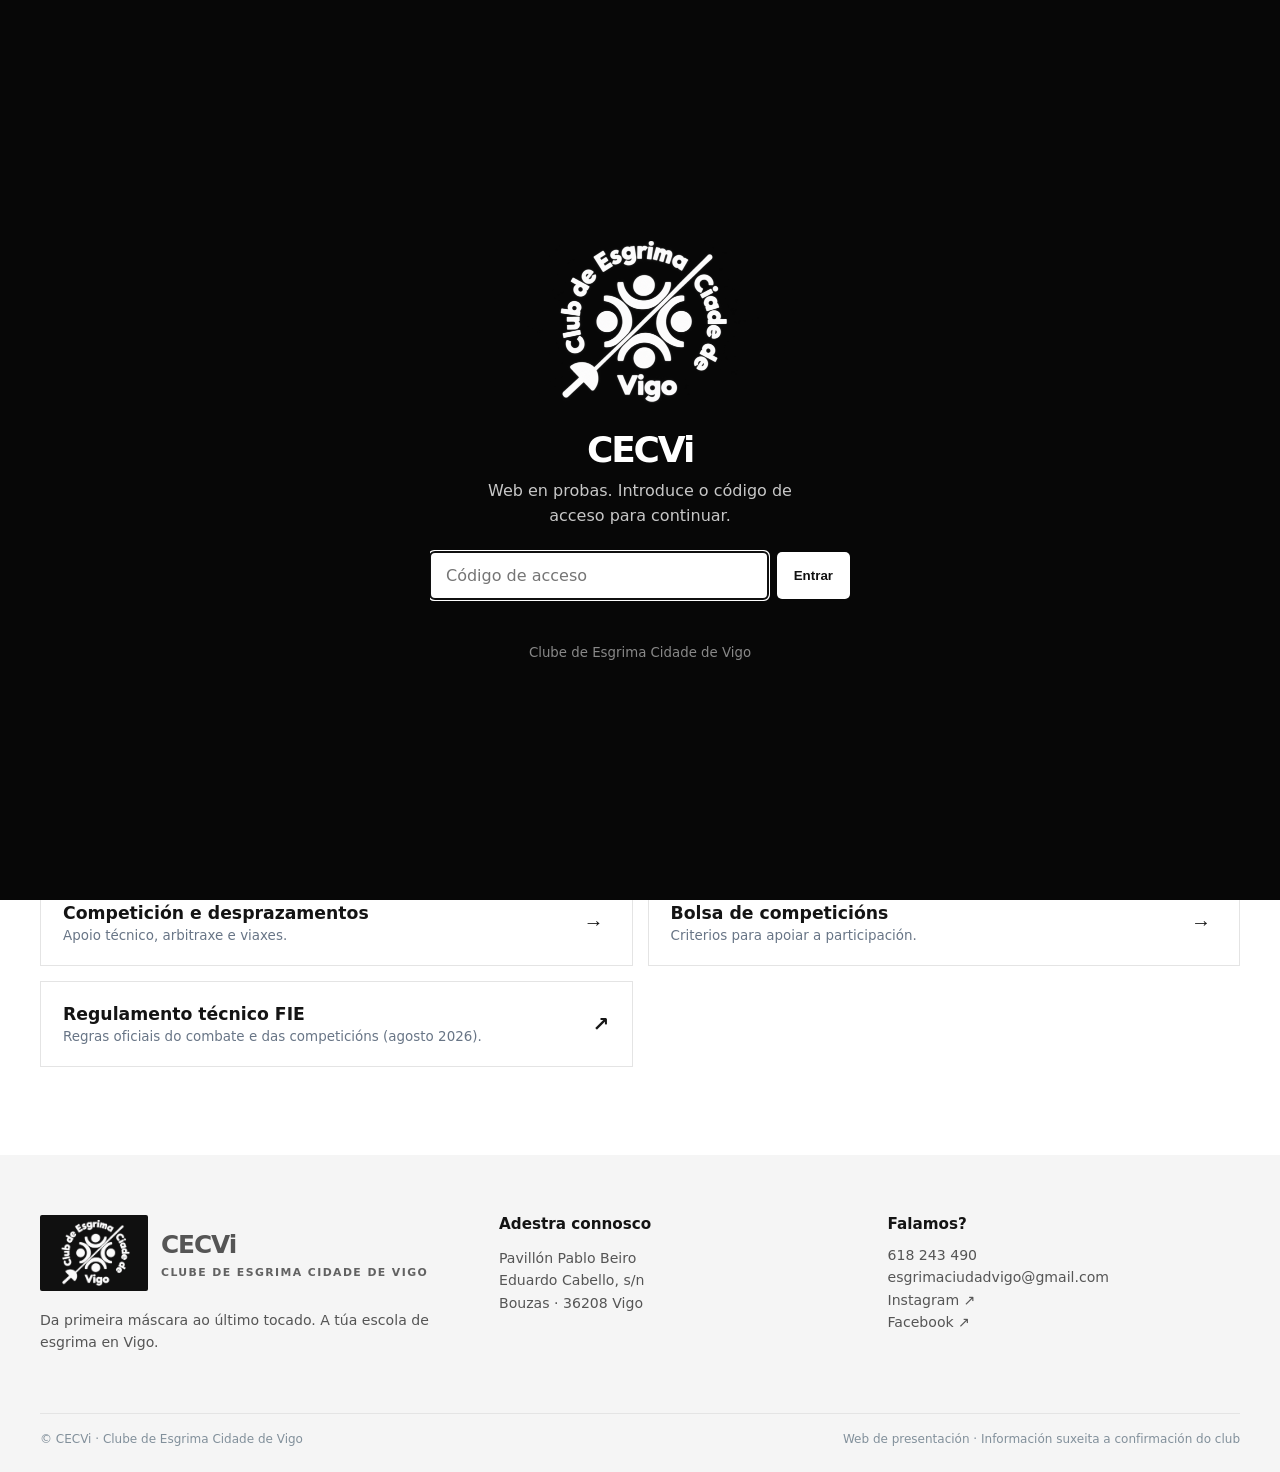
<file: normativa.html>
<!doctype html>
<html lang="gl">
<head>
  <meta charset="utf-8">
  <meta name="viewport" content="width=device-width, initial-scale=1">
  <meta name="description" content="Normativa da escola CECVi: licenzas, mensualidades, material en préstamo, desprazamentos e bolsa de competicións.">
  <meta name="theme-color" content="#080808">
  <link rel="icon" type="image/png" href="favicon.png">
  <link rel="apple-touch-icon" href="assets/apple-touch-icon.png">
  <link rel="canonical" href="https://cecvi.onrender.com/normativa.html">
  <meta property="og:type" content="website">
  <meta property="og:locale" content="gl_ES">
  <meta property="og:site_name" content="CECVi · Clube de Esgrima Cidade de Vigo">
  <meta property="og:title" content="Normativa · CECVi">
  <meta property="og:description" content="Normativa da escola CECVi: licenzas, mensualidades, material en préstamo, desprazamentos e bolsa de competicións.">
  <meta property="og:url" content="https://cecvi.onrender.com/normativa.html">
  <meta property="og:image" content="https://cecvi.onrender.com/assets/cecvi-competicion-rojo.jpg">
  <meta name="twitter:card" content="summary_large_image">
  <title>Normativa · CECVi</title>
  <style>
    :root{--ink:#080808;--paper:#f5f5f3;--red:#111;--warm:#fff;--slate:#626262;--line:#d7d7d3;--white:#fff}
    *{box-sizing:border-box}.access{position:fixed;z-index:50;inset:0;background:#070707;color:#fff;display:grid;place-items:center;padding:22px}.access[hidden]{display:none}.access-box{width:min(420px,100%);text-align:center}.access .mark{margin:0 auto 25px;width:64px;height:64px;font-size:1.55rem;box-shadow:7px 7px 0 #aaa}.access h1{font-size:2.25rem;letter-spacing:-.06em;margin:0 0 9px}.access p{line-height:1.55;color:#c7c7c7;margin:0 auto 24px;max-width:340px}.access form{display:flex;gap:9px}.access input{min-width:0;flex:1;padding:14px 16px;background:#fff;border:0;border-radius:5px;font:inherit;color:#111}.access button{border:0;border-radius:5px;background:#fff;color:#111;padding:0 17px;font-weight:900;cursor:pointer}.access small{display:block;margin-top:17px;color:#888}.access-error{height:19px;margin:10px 0 0;color:#fff;font-size:.85rem;font-weight:700}html{scroll-behavior:smooth}body{margin:0;background:var(--paper);color:var(--ink);font-family:Inter,ui-sans-serif,system-ui,-apple-system,BlinkMacSystemFont,"Segoe UI",sans-serif}.wrap{width:min(1160px,calc(100% - 40px));margin:auto}
    .top{background:var(--ink);color:white;font-size:.78rem;letter-spacing:.07em}.top .wrap{display:flex;justify-content:space-between;padding:10px 0}.top a{color:white;text-decoration:none}
    nav{height:82px;display:flex;align-items:center;justify-content:space-between}.brand{display:flex;align-items:center;gap:13px;text-decoration:none;color:var(--ink)}.mark{width:43px;height:43px;border-radius:50%;background:var(--red);color:#fff;display:grid;place-items:center;font-weight:900;letter-spacing:-.08em;box-shadow:5px 5px 0 #a9a9a5}.brand b{font-size:1.18rem}.brand small{display:block;font-size:.66rem;font-weight:750;letter-spacing:.13em;text-transform:uppercase;color:var(--slate)}.links{display:flex;align-items:center;gap:26px}.links a{font-size:.88rem;font-weight:700;color:var(--ink);text-decoration:none}.button{display:inline-flex;align-items:center;justify-content:center;border:0;border-radius:999px;background:var(--red);color:#fff;padding:13px 21px;text-decoration:none;font-weight:800;font-size:.88rem;cursor:pointer}.links a.button{color:#fff}.links a.button.ghost{background:transparent;color:var(--ink);border:1.5px solid var(--ink)}
    .hero{background:var(--ink);color:#fff;min-height:600px;position:relative;overflow:hidden}.hero:after{content:"";position:absolute;inset:0;background:linear-gradient(90deg,#08111f 10%,rgba(8,17,31,.76) 47%,rgba(8,17,31,.1)),linear-gradient(0deg,rgba(8,17,31,.9),transparent 45%);z-index:0}.hero img{position:absolute;inset:0;width:100%;height:100%;object-fit:cover;object-position:center;opacity:.8;filter:contrast(1.05)}.hero .wrap{height:600px;display:flex;align-items:end;position:relative;z-index:1;padding-bottom:73px}.hero-text{max-width:670px}.eyebrow{font-size:.75rem;letter-spacing:.18em;text-transform:uppercase;font-weight:900;color:var(--warm);margin-bottom:15px}.hero h1{font-size:clamp(3.1rem,8vw,6.35rem);line-height:.89;letter-spacing:-.075em;margin:0}.hero p{max-width:490px;font-size:1.08rem;line-height:1.55;margin:25px 0 29px;color:#edf2f6}.actions{display:flex;gap:12px;flex-wrap:wrap}
    .strip{background:#111;color:#fff}.strip .wrap{display:flex;justify-content:space-between;gap:30px;padding:20px 0;font-weight:800}.strip span{font-size:.88rem}.strip b{color:#fff}
    section{padding:94px 0}.kicker{font-size:.73rem;font-weight:900;letter-spacing:.18em;color:var(--red);text-transform:uppercase}.title{font-size:clamp(2.15rem,4vw,3.65rem);line-height:1;letter-spacing:-.06em;margin:13px 0 19px}.lead{color:#526171;max-width:640px;line-height:1.65}.cards{display:grid;grid-template-columns:repeat(3,1fr);gap:16px;margin-top:42px}.card{background:#fff;border:1px solid #e7eaed;padding:27px;min-height:225px;border-radius:7px;transition:.2s}.card:hover{transform:translateY(-4px);box-shadow:0 17px 30px #0b17251b}.num{font-size:.75rem;color:var(--red);font-weight:900;letter-spacing:.1em}.card h3{font-size:1.38rem;letter-spacing:-.04em;margin:24px 0 11px}.card p{font-size:.93rem;line-height:1.55;color:#5e6b79}.card a{font-size:.85rem;font-weight:850;color:var(--ink);text-decoration:none}.info{background:#e9edf0}.info-grid{display:grid;grid-template-columns:1.12fr .88fr;gap:65px;align-items:center}.detail{display:grid;grid-template-columns:120px 1fr;border-top:1px solid #c9d1d8;padding:20px 0}.detail b{font-size:.77rem;color:var(--red);letter-spacing:.12em;text-transform:uppercase}.detail span{line-height:1.55;font-weight:600}.quote{background:var(--ink);color:#fff;padding:40px;border-radius:8px;position:relative}.quote:before{content:"⌁";position:absolute;right:28px;top:5px;font-size:5rem;color:var(--red);font-family:Georgia}.quote p{font-size:1.55rem;line-height:1.23;letter-spacing:-.045em;margin:0 0 25px}.quote small{font-weight:750;letter-spacing:.08em;color:var(--warm);text-transform:uppercase}.season{padding:0;background:#fff}.season-card{margin:-1px auto 0;display:grid;grid-template-columns:1.05fr .95fr;min-height:440px;overflow:hidden;background:#111;color:#fff}.season-card img{width:100%;height:100%;object-fit:cover;min-height:340px}.season-copy{padding:58px;display:flex;flex-direction:column;justify-content:center}.season-copy .kicker{color:#fff}.season-copy h2{font-size:clamp(2rem,4vw,3.5rem);line-height:.98;letter-spacing:-.06em;margin:13px 0}.season-copy p{color:#c9c9c9;line-height:1.55;max-width:430px}.season-dates{display:flex;gap:25px;margin-top:20px;flex-wrap:wrap}.season-dates b{font-size:1.5rem;letter-spacing:-.05em;display:block}.season-dates span{font-size:.74rem;letter-spacing:.1em;text-transform:uppercase;color:#aaa;font-weight:800}.agenda{background:var(--ink);color:#fff}.agenda .kicker{color:var(--warm)}.agenda .lead{color:#bac4cc}.event-list{margin-top:38px;border-top:1px solid #3a4652}.event{display:grid;grid-template-columns:120px 1fr auto;align-items:center;gap:26px;border-bottom:1px solid #3a4652;padding:26px 0}.date{font-weight:900;color:var(--warm);font-size:.9rem}.event h3{margin:0 0 6px;font-size:1.28rem}.event p{margin:0;color:#b6c0c8;font-size:.9rem}.event a{color:#fff;text-decoration:none;font-weight:800;font-size:.84rem;border-bottom:2px solid var(--red);padding-bottom:4px}
    .gallery{display:grid;grid-template-columns:1.35fr 1fr 1fr;gap:14px;margin-top:38px}.gallery figure{margin:0;position:relative;overflow:hidden;background:#111;min-height:290px;border-radius:7px}.gallery figure:first-child{grid-row:span 2;min-height:590px}.gallery img{width:100%;height:100%;object-fit:cover;position:absolute;inset:0;filter:contrast(1.05);opacity:.9;transition:.35s}.gallery figure:hover img{transform:scale(1.04);opacity:1}.gallery figcaption{position:absolute;left:17px;bottom:16px;right:17px;color:#fff;font-size:.75rem;letter-spacing:.1em;text-transform:uppercase;font-weight:900;text-shadow:0 2px 8px #000}.policies{display:grid;grid-template-columns:1fr 1fr;gap:15px;margin-top:36px}.policy{background:#fff;border:1px solid var(--line);padding:22px;display:flex;justify-content:space-between;align-items:center;gap:12px}.policy h3{font-size:1.08rem;margin:0 0 5px}.policy p{font-size:.84rem;margin:0;color:#687586}.policy button{border:0;background:transparent;font-weight:900;color:var(--red);cursor:pointer;font-size:1.25rem}
    footer{background:#fff;padding:60px 0 26px}.foot{display:grid;grid-template-columns:1.2fr 1fr 1fr;gap:36px}.foot h3{margin:0 0 11px;font-size:.95rem}.foot p,.foot a{font-size:.88rem;color:#5e6b79;line-height:1.6;text-decoration:none;display:block}.legal{border-top:1px solid var(--line);margin-top:45px;padding-top:18px;font-size:.75rem;color:#82909b;display:flex;justify-content:space-between}
    dialog{border:0;border-radius:12px;padding:0;box-shadow:0 25px 70px #0008;width:min(650px,calc(100% - 32px));max-height:80vh}dialog::backdrop{background:#06111abf}.modal{padding:30px}.modal header{display:flex;justify-content:space-between;gap:20px;border-bottom:1px solid var(--line);padding-bottom:15px}.modal h2{font-size:1.6rem;letter-spacing:-.05em;margin:0}.close{border:0;background:#edf0f2;width:32px;height:32px;border-radius:50%;cursor:pointer;font-size:1.1rem}.modal .content{padding-top:16px;color:#465463;line-height:1.55}.modal .content h3{color:var(--ink);font-size:1rem;margin:18px 0 6px}.modal .content ul{padding-left:20px}
    @media(max-width:720px){.gallery{grid-template-columns:1fr}.gallery figure,.gallery figure:first-child{min-height:285px}.season-card{grid-template-columns:1fr}.season-copy{padding:40px}.top .wrap{justify-content:center}.top span:last-child{display:none}.links{display:none}nav{height:68px}.hero,.hero .wrap{min-height:530px;height:530px}.hero .wrap{padding-bottom:45px}.strip .wrap{display:block}.strip span{display:block;margin:4px 0}.cards,.policies,.foot,.info-grid{grid-template-columns:1fr}.event{grid-template-columns:80px 1fr}.event a{grid-column:2}.detail{grid-template-columns:94px 1fr}.quote{margin-top:-30px}.legal{display:block}.legal span{display:block;margin:6px 0}section{padding:65px 0}}
  .club-logo{display:block;width:100%;height:100%;object-fit:contain}.logo-badge{display:flex;align-items:center;justify-content:center;flex:none;width:88px;height:65px;padding:5px;background:#080808;border-radius:6px}.access .login-logo{width:240px;height:165px;max-width:80vw;margin:0 auto 24px;object-fit:contain}.foot a.brand{display:flex;align-items:center;gap:13px}.access-box{max-height:100dvh;overflow:auto;padding:18px 0}@media(max-width:720px){.logo-badge{width:68px;height:50px}.brand small{font-size:.58rem;letter-spacing:.07em}.access .login-logo{width:210px;height:145px}}
    /* Portada adaptable: evita que los CTA queden ocultos en teléfonos. */
    @media (max-width:720px){
      .hero{height:auto;min-height:0;padding:0;overflow:hidden}
      .hero .wrap{height:auto;min-height:0;align-items:flex-end;padding-top:90px;padding-bottom:42px}
      .hero-text{width:100%;min-width:0}
      .hero h1{font-size:clamp(2.6rem,10vw,4.3rem);line-height:1.02;letter-spacing:-.055em}
      .hero p{font-size:1rem;line-height:1.5;margin:22px 0 26px}
      .hero .actions{display:grid;grid-template-columns:1fr 1fr;gap:10px}
      .hero .actions .button{min-width:0;min-height:48px;padding:12px 10px;text-align:center;font-size:.82rem;line-height:1.25}
      .strip .wrap{padding:22px 0}
    }
    @media (max-width:390px){
      .hero .actions{grid-template-columns:1fr}
      .hero .wrap{padding-top:75px;padding-bottom:34px}
    }
 
    /* Redeseño editorial inspirado na estrutura visual de clubs de esgrima. */
    :root{--paper:#fff;--ink:#141414;--red:#161616;--slate:#626262;--line:#e4e4e4}
    body{background:#fff} .wrap{width:min(1200px,calc(100% - 48px))}
    .top{background:#111;letter-spacing:.04em}.top .wrap{padding:9px 0}
    header.wrap{position:relative;z-index:10}nav{height:104px}
    .brand{gap:15px}.logo-badge{width:108px;height:76px;background:#101010;border-radius:2px;padding:5px}
    .brand b{font-size:1.55rem;letter-spacing:-.045em}.brand small{font-size:.68rem;line-height:1.45}
    .links{gap:30px}.links a:not(.button){position:relative}.links a:not(.button):hover:after{content:"";height:2px;position:absolute;bottom:-9px;left:0;right:0;background:#111}
    .links .button{border-radius:3px;padding:13px 18px;text-transform:uppercase;letter-spacing:.05em;font-size:.76rem}
    .hero{min-height:650px;padding:0}.hero .wrap{height:650px;align-items:center;padding-bottom:0}
    .hero img{opacity:1;object-position:center 35%}.hero:after{background:linear-gradient(90deg,rgba(0,0,0,.82),rgba(0,0,0,.34) 58%,rgba(0,0,0,.10)),linear-gradient(0deg,rgba(0,0,0,.35),transparent 70%)}
    .hero-text{max-width:780px}.hero h1{font-size:clamp(3.45rem,7vw,6.5rem);line-height:.99;letter-spacing:-.065em}.hero p{color:#fff;font-size:1.16rem}
    .eyebrow{color:#fff}.hero .button{border-radius:3px;background:#fff;color:#111}.hero .button.ghost{background:rgba(0,0,0,.15);color:#fff;border:1px solid #fff}
    .strip{background:#f2f2f2;color:#151515;border-bottom:1px solid #e6e6e6}.strip b{color:#111}.strip .wrap{padding:23px 0}
    section{padding:88px 0}.title{letter-spacing:-.045em}.kicker{letter-spacing:.15em}.lead{color:#626262}
    .cards{gap:23px}.card{border:1px solid #e4e4e4;border-radius:2px;padding:34px;box-shadow:0 3px 22px #00000008}.card:hover{box-shadow:0 12px 35px #00000013}
    .card .num{font-size:.73rem}.card h3{font-size:1.55rem}.card p{color:#636363}
    .visuals{background:#f6f6f6}.gallery{gap:12px}.gallery figure{border-radius:2px}
    .info{background:#f7f7f7}.detail{border-color:#ddd}.quote{border-radius:2px}
    .agenda{background:#181818}.agenda .lead{color:#ccc}
    footer{background:#f5f5f5}.foot p,.foot a{color:#555}
    .section-head{display:flex;justify-content:space-between;align-items:end;gap:25px}.section-head .button{flex:none;background:#111;border-radius:2px}
    .spotlight{padding:78px 0;background:#fff}.spotlight-grid{display:grid;grid-template-columns:repeat(3,minmax(0,1fr));gap:16px;margin-top:29px}
    .spotlight-card{display:flex;flex-direction:column;min-height:220px;padding:28px;background:#f4f4f4;border-top:4px solid #141414;color:#111;text-decoration:none;transition:transform .2s,background .2s}
    .spotlight-card:hover{transform:translateY(-4px);background:#ececec}.spotlight-card small{letter-spacing:.14em;text-transform:uppercase;font-size:.7rem;font-weight:800}
    .spotlight-card strong{font-size:1.6rem;line-height:1.1;letter-spacing:-.04em;margin:23px 0 12px}.spotlight-card span{line-height:1.5;color:#666;font-size:.89rem}.spotlight-card em{margin-top:auto;padding-top:19px;font-style:normal;font-weight:800}
    .menu-toggle{display:none;background:#111;color:#fff;border:0;padding:11px 15px;border-radius:3px;font-weight:800;cursor:pointer}
    @media(max-width:850px){nav{height:83px}.menu-toggle{display:block}.links{display:none;position:absolute;top:83px;left:0;right:0;z-index:30;background:#fff;padding:18px 22px;box-shadow:0 14px 24px #0002;flex-direction:column;align-items:stretch;gap:0}.links.is-open{display:flex}.links a{padding:13px 0}.links a.button{margin-top:10px;text-align:center}.spotlight-grid{grid-template-columns:1fr}.spotlight-card{min-height:170px}.spotlight-card strong{margin:14px 0 7px}.section-head{align-items:start;flex-direction:column}}
    @media(max-width:720px){.wrap{width:min(100% - 30px,1200px)}.logo-badge{width:70px;height:52px}.brand b{font-size:1.25rem}.brand small{max-width:170px}.hero .wrap{min-height:590px;height:auto;align-items:end;padding-top:125px;padding-bottom:55px}.hero{min-height:590px}.hero h1{font-size:clamp(2.85rem,10vw,4.2rem)}.hero p{font-size:1rem}.hero:after{background:linear-gradient(0deg,rgba(0,0,0,.91),rgba(0,0,0,.35) 82%)}.spotlight{padding:60px 0}.strip .wrap{padding:18px 0}.info-grid{gap:35px}.quote{margin:0}.gallery figure:first-child{min-height:340px}}
    @media(prefers-reduced-motion:reduce){*,*:before,*:after{scroll-behavior:auto!important;transition:none!important}}

 .links .admin-link{border:1px solid #888;border-radius:3px;padding:10px 13px;font-size:.8rem;color:#444}.links .admin-link:hover{background:#111;color:#fff}@media(max-width:850px){.links .admin-link{display:block;text-align:center;margin-top:8px}}.admin-link{border:1px solid #999;border-radius:3px;padding:10px 13px;font-size:.8rem}.links .admin-link{color:#444}@media(max-width:850px){.links .admin-link{text-align:center;margin-top:8px}}
/* Navegación móbil consistente en todas as páxinas */
@media(max-width:850px){header.wrap nav{display:flex;align-items:center;justify-content:space-between;position:relative}.menu-toggle{display:inline-flex!important;align-items:center;justify-content:center;flex-shrink:0;position:relative;z-index:51}.links{display:none!important}.links.is-open{display:flex!important;flex-direction:column;position:absolute;top:100%;left:0;right:0;z-index:50;background:#fff;padding:16px 20px;box-shadow:0 12px 25px #0002}.links.is-open a{display:block;padding:12px;color:#111}}

/* Menú móbil compacto, accesible e de alto contraste */
@media(max-width:850px){header.wrap nav{position:relative}.links.is-open{top:calc(100% + 2px)!important;left:0!important;right:0!important;max-height:calc(100dvh - 128px);overflow-y:auto;padding:8px 14px 14px!important;gap:0!important;border-radius:0 0 12px 12px;box-shadow:0 15px 30px #0003}.links.is-open>a:not(.button):not(.admin-link){font-size:1rem!important;line-height:1.25!important;padding:11px 12px!important;border-bottom:1px solid #ededed}.links.is-open>a.button{display:flex!important;align-items:center;justify-content:center;background:#111!important;color:#fff!important;border:1px solid #111!important;margin:12px 0 6px!important;padding:12px!important;min-height:44px;font-size:.9rem!important}.links.is-open>a.admin-link{display:flex!important;align-items:center;justify-content:center;background:#fff!important;color:#111!important;border:1px solid #888!important;margin:0!important;padding:10px!important;min-height:42px;font-size:.9rem!important}.menu-toggle{min-height:44px;font-size:1rem!important}}
.links a[aria-current="page"]:not(.button){text-decoration:underline;text-decoration-thickness:2px;text-underline-offset:7px}.policy a.policy-link{font-weight:900;color:var(--red);font-size:1.25rem;text-decoration:none}</style>
<link rel="stylesheet" href="calendar.css?v=3">
<style>.subpage-banner{background:#171717;color:#fff;padding:80px 0 70px}.subpage-banner .kicker{color:#ddd}.subpage-banner h1{font-size:clamp(2.8rem,6vw,5rem);letter-spacing:-.06em;line-height:1;margin:17px 0}.subpage-banner p{max-width:680px;color:#ddd;line-height:1.6}.page-contact{background:#f7f7f7;padding:90px 0}.page-contact-grid{display:grid;grid-template-columns:1fr 1fr;gap:48px}.page-contact a{color:#111}.page-contact h2{font-size:2rem}.page-contact .detail{grid-template-columns:110px 1fr}@media(max-width:720px){.subpage-banner{padding:56px 0}.page-contact-grid{grid-template-columns:1fr}.page-contact{padding:55px 0}}</style></head>
<body>
  <div class="access" id="access" role="dialog" aria-modal="true" aria-labelledby="access-title">
    <div class="access-box"><img class="club-logo login-logo" src="assets/logo2.png" alt="Clube de Esgrima Cidade de Vigo" width="1536" height="1024"><h1 id="access-title">CECVi</h1><p>Web en probas. Introduce o código de acceso para continuar.</p><form id="access-form"><input id="access-password" type="password" autocomplete="current-password" placeholder="Código de acceso" aria-label="Código de acceso" autofocus><button type="submit">Entrar</button></form><div class="access-error" id="access-error" aria-live="polite"></div><small>Clube de Esgrima Cidade de Vigo</small></div>
  </div>
  <div class="top"><div class="wrap"><span>ESGRIMA · FORMACIÓN · COMPETICIÓN</span><span><a href="mailto:esgrimaciudadvigo@gmail.com">esgrimaciudadvigo@gmail.com</a> · 618 243 490</span></div></div>
  <header class="wrap"><nav><a class="brand" href="index.html"><span class="logo-badge"><img class="club-logo" src="assets/logo2.png" alt="Logo CECVi" width="1536" height="1024"></span><span><b>CECVi</b><small>Clube de Esgrima Cidade de Vigo</small></span></a><button class="menu-toggle" id="menu-toggle" type="button" aria-expanded="false" aria-controls="nav-links">Menú ☰</button><div class="links" id="nav-links"><a href="index.html">Inicio</a><a href="club.html">O club</a><a href="escola.html">A escola</a><a href="agenda.html">Axenda</a><a href="publicaciones.html">Publicacións</a><a href="normativa.html" aria-current="page">Normativa</a><a href="contacto.html" class="button">Contacto</a><a href="admin/" class="admin-link" aria-label="Administración">Admin</a></div></nav></header>
<main><section class="subpage-banner"><div class="wrap"><div class="kicker">CECVi · Clube de Esgrima Cidade de Vigo</div><h1>Normativa</h1><p>Licenzas, mensualidades, equipamento e desprazamentos.</p></div></section><section id="normativa"><div class="wrap"><div class="kicker">Información para as familias</div><h2 class="title">Todo claro antes<br>de entrar na pista.</h2><p class="lead">Consulta de forma rápida a normativa esencial da escola. Para cada xestión, confirma os detalles coa dirección técnica.</p><div class="policies"><article class="policy"><div><h3>Licenzas e mensualidades</h3><p>Licenza federativa, prazos de pago e modalidades.</p></div><button data-modal="fees" aria-label="Abrir licenzas">→</button></article><article class="policy"><div><h3>Material en préstamo</h3><p>Que facilita o club en cada etapa.</p></div><button data-modal="gear" aria-label="Abrir material">→</button></article><article class="policy"><div><h3>Competición e desprazamentos</h3><p>Apoio técnico, arbitraxe e viaxes.</p></div><button data-modal="travel" aria-label="Abrir desprazamentos">→</button></article><article class="policy"><div><h3>Bolsa de competicións</h3><p>Criterios para apoiar a participación.</p></div><button data-modal="fund" aria-label="Abrir bolsa">→</button></article><article class="policy"><div><h3>Regulamento técnico FIE</h3><p>Regras oficiais do combate e das competicións (agosto 2026).</p></div><a class="policy-link" href="assets/regulamento-tecnico-fie.pdf" target="_blank" rel="noopener" aria-label="Abrir o regulamento técnico FIE (PDF)">↗</a></article></div></div></section>
</main>  <footer id="contacto"><div class="wrap"><div class="foot"><div><a class="brand" href="index.html"><span class="logo-badge"><img class="club-logo" loading="lazy" decoding="async" src="assets/logo2.png" alt="Logo CECVi" width="1536" height="1024"></span><span><b>CECVi</b><small>Clube de Esgrima Cidade de Vigo</small></span></a><p style="margin-top:18px">Da primeira máscara ao último tocado. A túa escola de esgrima en Vigo.</p></div><div><h3>Adestra connosco</h3><p>Pavillón Pablo Beiro<br>Eduardo Cabello, s/n<br>Bouzas · 36208 Vigo</p></div><div><h3>Falamos?</h3><a href="tel:+34618243490">618 243 490</a><a href="mailto:esgrimaciudadvigo@gmail.com">esgrimaciudadvigo@gmail.com</a><a href="https://www.instagram.com/esgrimacidadevigo/" target="_blank" rel="noreferrer">Instagram ↗</a><a href="https://www.facebook.com/clube-de-esgrima-cidade-de-vigo" target="_blank" rel="noreferrer">Facebook ↗</a></div></div><div class="legal"><span>© CECVi · Clube de Esgrima Cidade de Vigo</span><span>Web de presentación · Información suxeita a confirmación do club</span></div></div></footer>
  <dialog id="modal"><div class="modal"><header><h2 id="modal-title">Información</h2><button class="close" aria-label="Pechar">×</button></header><div class="content" id="modal-content"></div></div></dialog>
  <script>
    const access=document.querySelector('#access'), accessForm=document.querySelector('#access-form'), accessPassword=document.querySelector('#access-password'), accessError=document.querySelector('#access-error');
    const unlock=()=>{access.hidden=true;sessionStorage.setItem('cecvi-access','ok')};
    if(sessionStorage.getItem('cecvi-access')==='ok') unlock();
    accessForm.addEventListener('submit',e=>{e.preventDefault();if(accessPassword.value==='pinto'){unlock()}else{accessError.textContent='Código incorrecto';accessPassword.value='';accessPassword.focus()}});
    const menuToggle=document.querySelector('#menu-toggle'),navLinks=document.querySelector('#nav-links');menuToggle.addEventListener('click',()=>{const open=navLinks.classList.toggle('is-open');menuToggle.setAttribute('aria-expanded',String(open));});navLinks.querySelectorAll('a').forEach(a=>a.addEventListener('click',()=>{navLinks.classList.remove('is-open');menuToggle.setAttribute('aria-expanded','false');}));document.addEventListener('keydown',e=>{if(e.key==='Escape'&&navLinks.classList.contains('is-open')){navLinks.classList.remove('is-open');menuToggle.setAttribute('aria-expanded','false');menuToggle.focus()}});
    const modal=document.querySelector('#modal'), title=document.querySelector('#modal-title'), content=document.querySelector('#modal-content');
    const details={fees:['Licenzas e mensualidades','<h3>Licenzas</h3><p>A licenza federativa é obrigatoria para adestrar e debe tramitarse antes do inicio dos adestramentos de setembro. A licenza RFEE é necesaria para competir en probas estatais.</p><h3>Mensualidades</h3><ul><li>Mini Sementeira (ata M9): 25 €/mes</li><li>Sementeira I (M11–M15): 30 €/mes</li><li>Sementeira II (M17–M20): 35 €/mes</li><li>A Fraga (absoluta): 40 €/mes · reducida: 30 €/mes</li></ul><p>O pago realízase antes do día 5. Consulta coa escola calquera cambio de modalidade.</p>'],gear:['Material en préstamo','<p>O club facilita o material necesario durante a iniciación. A medida que avanza a traxectoria, cada atleta vai incorporando o seu propio equipo.</p><h3>Resumo por etapas</h3><ul><li><b>Primeiros 6 meses:</b> equipamento do club; recoméndase ir adquirindo arma, fío de corpo e chaqueta eléctrica cando corresponda.</li><li><b>Desde 6 meses:</b> arma, fío e chaqueta eléctrica propios.</li><li><b>2ª tempada:</b> tamén repostos da arma principal e material da secundaria.</li><li><b>3ª–4ª tempada:</b> máscara, fío de máscara, branco e equipamento completo.</li></ul>'],travel:['Competición e desprazamentos','<p>O CECVi prevé acompañamento técnico nas probas oficiais cando se solicita.</p><ul><li><b>Probas galegas fóra de Vigo:</b> os participantes organizan co mestre o desprazamento de mestres e árbitros antes do luns da semana do torneo.</li><li><b>Probas individuais estatais/internacionais:</b> poden requirir cubrir desprazamento, aloxamento, manutención e cota de arbitraxe.</li><li><b>Liga por equipos RFEE:</b> o club asume habitualmente entre o 70 e o 90 % dos gastos conxuntos da delegación.</li></ul>'],fund:['Bolsa de competicións','<p>A bolsa busca facilitar a participación nas probas individuais, especialmente fóra de Galicia. Concédese por criterios de recursos e/ou rendemento, coa decisión final do corpo técnico.</p><h3>Financiamento</h3><p>Procede de axudas públicas dos atletas, patrocinio e eventualmente rifas. Nas axudas FGE, as achegas á bolsa aplícanse por tramos; as axudas de alto nivel superiores a 250 € achegan un 10 %.</p>']};
    document.querySelectorAll('[data-modal]').forEach(b=>b.addEventListener('click',()=>{const d=details[b.dataset.modal];title.textContent=d[0];content.innerHTML=d[1];modal.showModal()}));document.querySelector('.close').onclick=()=>modal.close();modal.addEventListener('click',e=>{if(e.target===modal)modal.close()});
  </script>

</body>
</html>
</file>
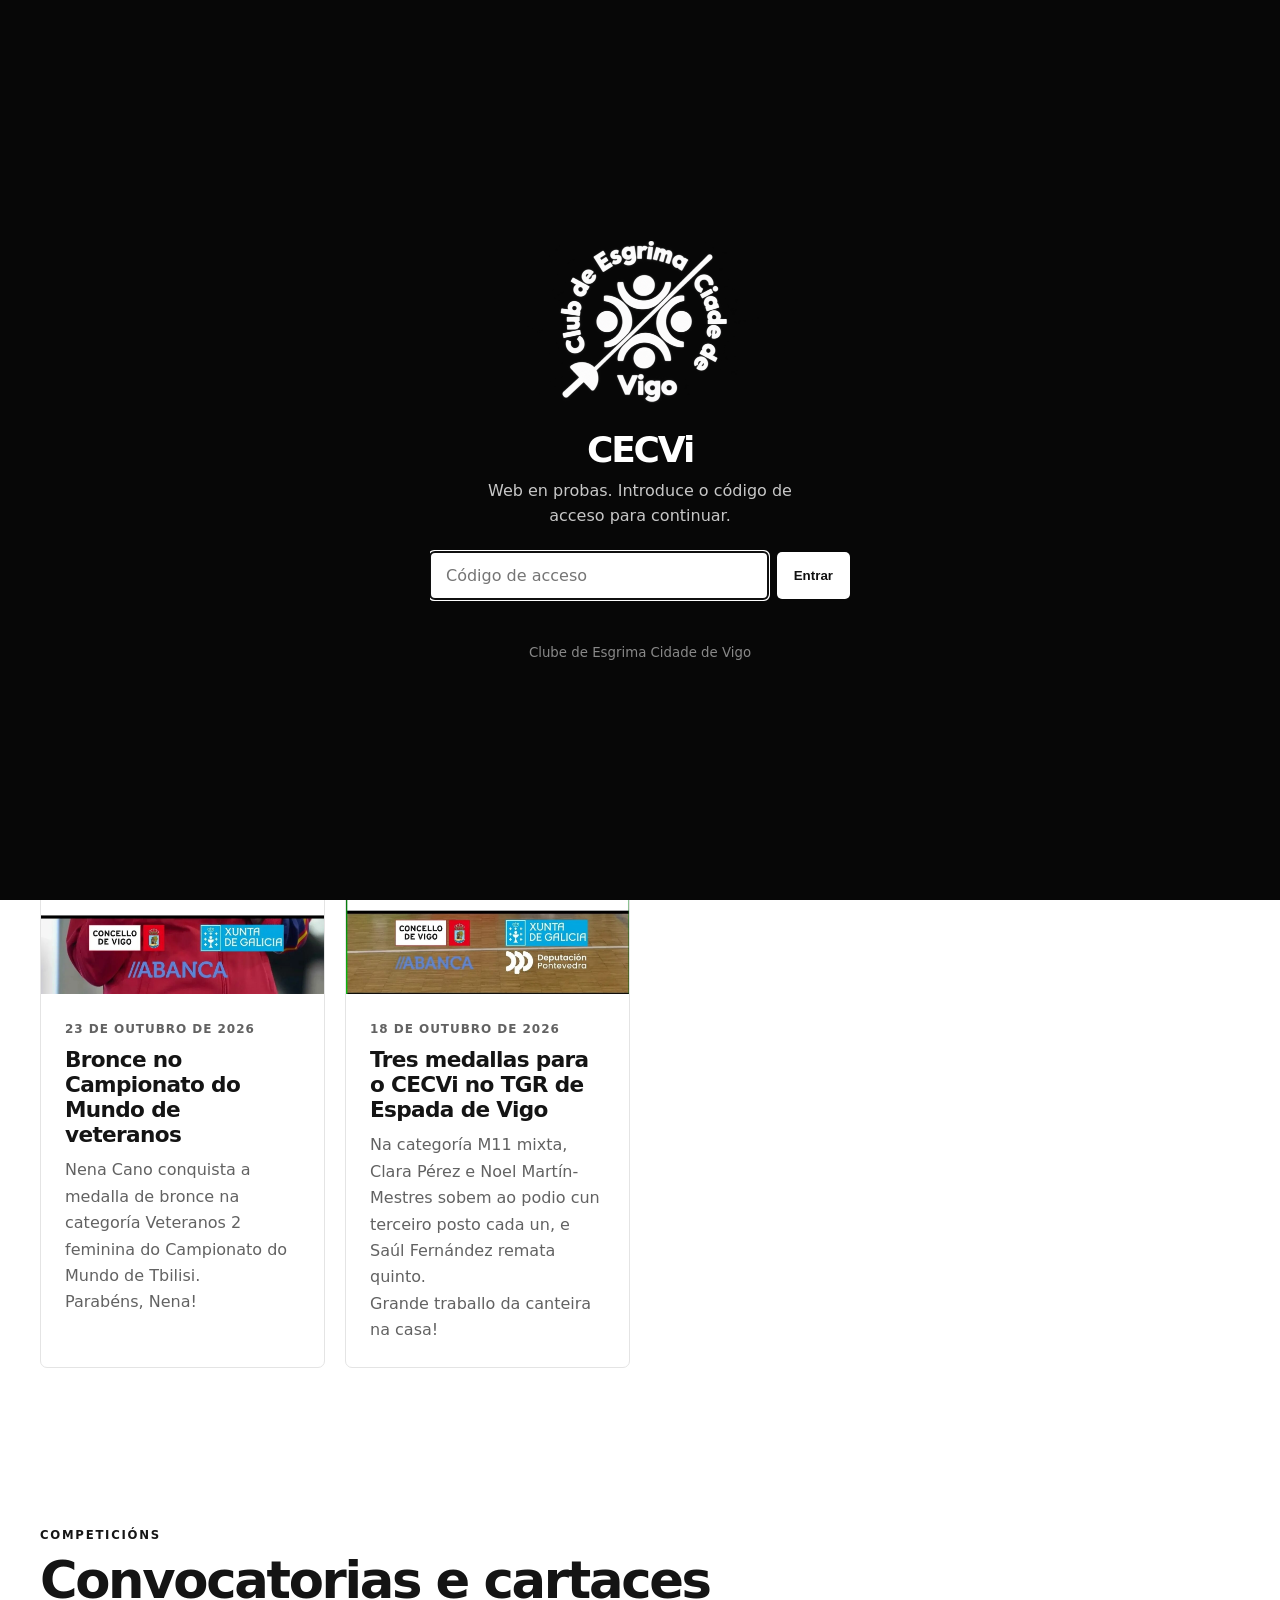
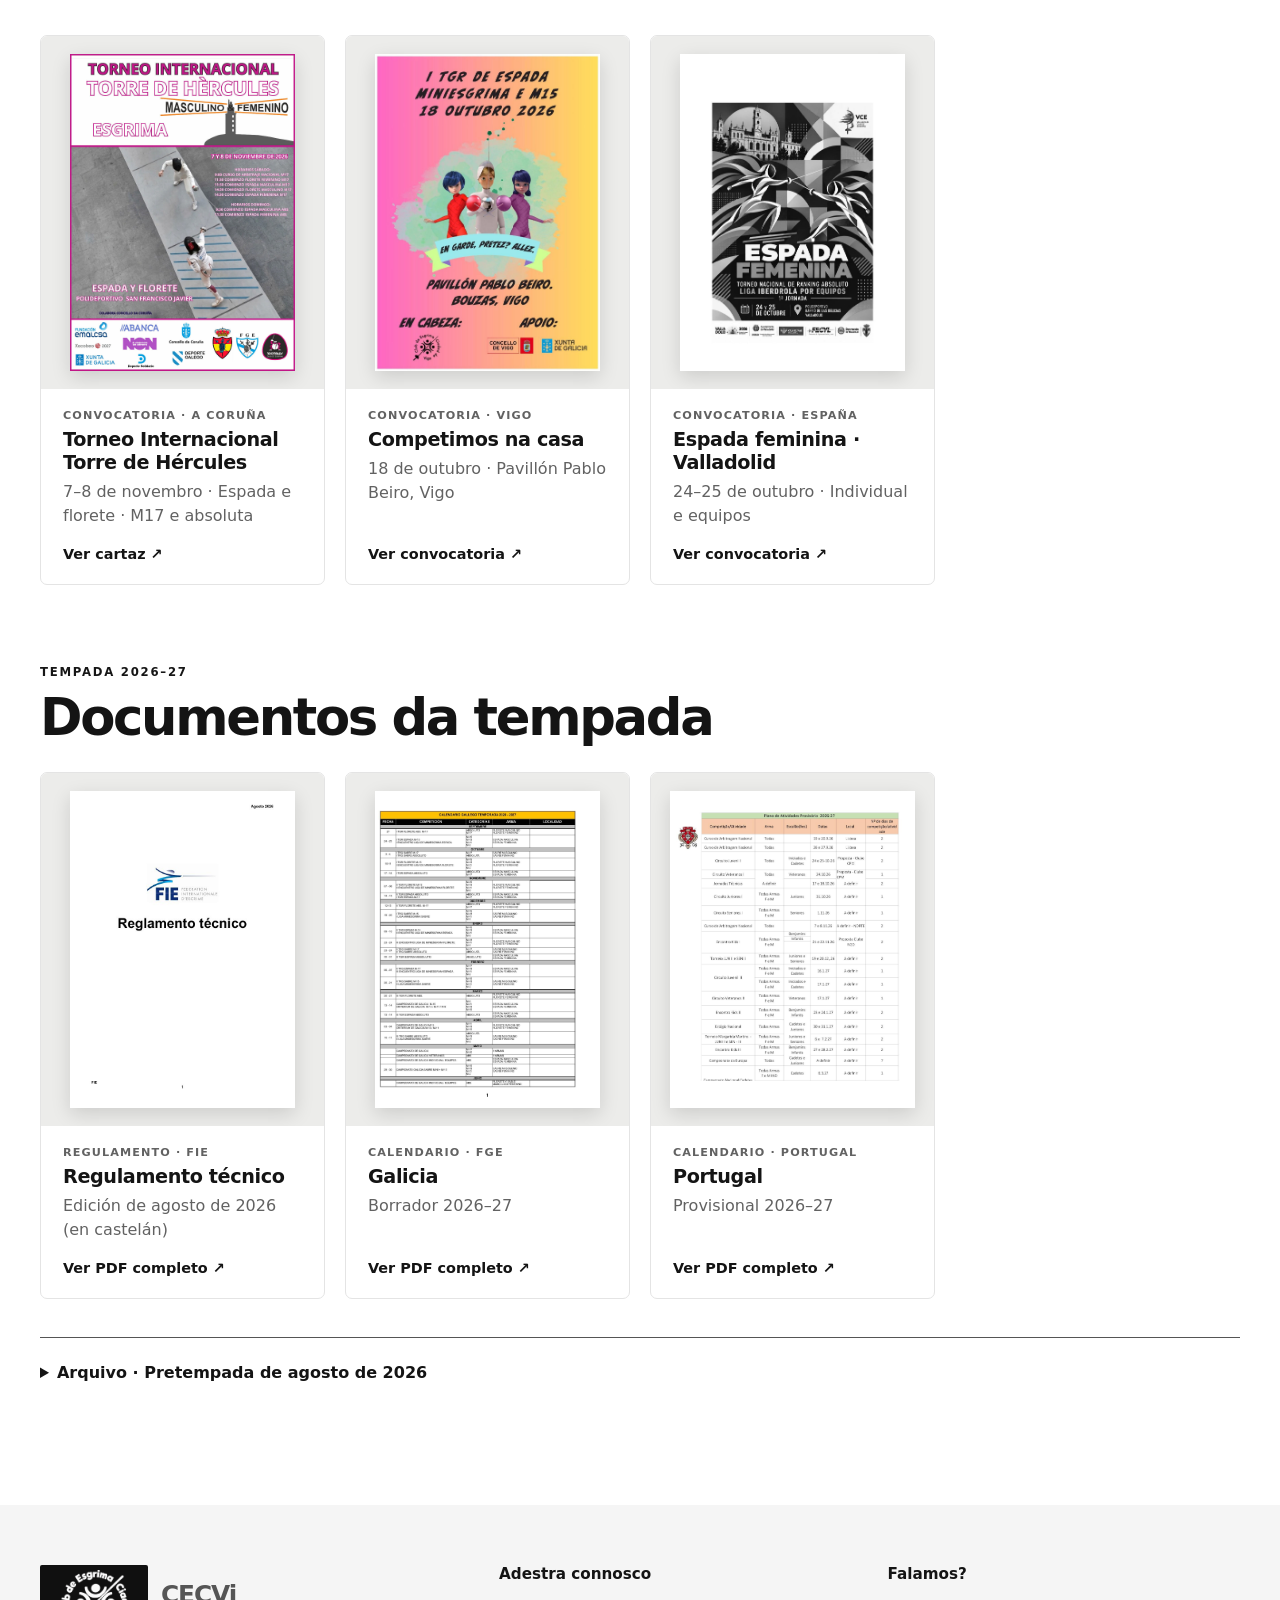
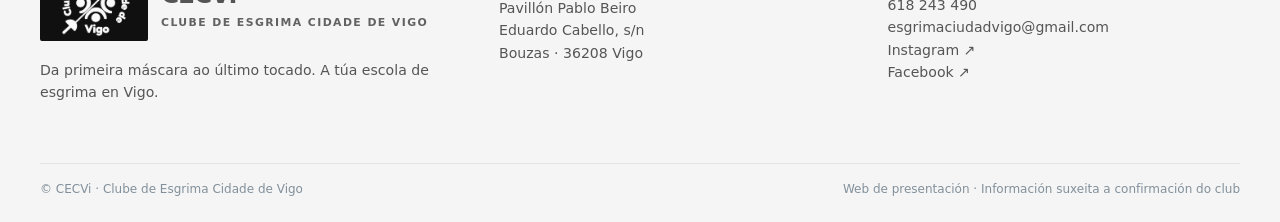
<file: publicaciones.html>
<!doctype html>
<html lang="gl">
<head>
  <meta charset="utf-8">
  <meta name="viewport" content="width=device-width, initial-scale=1">
  <meta name="description" content="Novas, convocatorias e documentos da tempada do Clube de Esgrima Cidade de Vigo.">
  <meta name="theme-color" content="#080808">
  <link rel="icon" type="image/png" href="favicon.png">
  <link rel="apple-touch-icon" href="assets/apple-touch-icon.png">
  <link rel="canonical" href="https://cecvi.onrender.com/publicaciones.html">
  <meta property="og:type" content="website">
  <meta property="og:locale" content="gl_ES">
  <meta property="og:site_name" content="CECVi · Clube de Esgrima Cidade de Vigo">
  <meta property="og:title" content="Publicacións · CECVi">
  <meta property="og:description" content="Novas, convocatorias e documentos da tempada do Clube de Esgrima Cidade de Vigo.">
  <meta property="og:url" content="https://cecvi.onrender.com/publicaciones.html">
  <meta property="og:image" content="https://cecvi.onrender.com/assets/cecvi-combate-principal.jpg">
  <meta name="twitter:card" content="summary_large_image">
  <title>Publicacións · CECVi</title>
  <style>
    :root{--ink:#080808;--paper:#f5f5f3;--red:#111;--warm:#fff;--slate:#626262;--line:#d7d7d3;--white:#fff}
    *{box-sizing:border-box}.access{position:fixed;z-index:50;inset:0;background:#070707;color:#fff;display:grid;place-items:center;padding:22px}.access[hidden]{display:none}.access-box{width:min(420px,100%);text-align:center}.access .mark{margin:0 auto 25px;width:64px;height:64px;font-size:1.55rem;box-shadow:7px 7px 0 #aaa}.access h1{font-size:2.25rem;letter-spacing:-.06em;margin:0 0 9px}.access p{line-height:1.55;color:#c7c7c7;margin:0 auto 24px;max-width:340px}.access form{display:flex;gap:9px}.access input{min-width:0;flex:1;padding:14px 16px;background:#fff;border:0;border-radius:5px;font:inherit;color:#111}.access button{border:0;border-radius:5px;background:#fff;color:#111;padding:0 17px;font-weight:900;cursor:pointer}.access small{display:block;margin-top:17px;color:#888}.access-error{height:19px;margin:10px 0 0;color:#fff;font-size:.85rem;font-weight:700}html{scroll-behavior:smooth}body{margin:0;background:var(--paper);color:var(--ink);font-family:Inter,ui-sans-serif,system-ui,-apple-system,BlinkMacSystemFont,"Segoe UI",sans-serif}.wrap{width:min(1160px,calc(100% - 40px));margin:auto}
    .top{background:var(--ink);color:white;font-size:.78rem;letter-spacing:.07em}.top .wrap{display:flex;justify-content:space-between;padding:10px 0}.top a{color:white;text-decoration:none}
    nav{height:82px;display:flex;align-items:center;justify-content:space-between}.brand{display:flex;align-items:center;gap:13px;text-decoration:none;color:var(--ink)}.mark{width:43px;height:43px;border-radius:50%;background:var(--red);color:#fff;display:grid;place-items:center;font-weight:900;letter-spacing:-.08em;box-shadow:5px 5px 0 #a9a9a5}.brand b{font-size:1.18rem}.brand small{display:block;font-size:.66rem;font-weight:750;letter-spacing:.13em;text-transform:uppercase;color:var(--slate)}.links{display:flex;align-items:center;gap:26px}.links a{font-size:.88rem;font-weight:700;color:var(--ink);text-decoration:none}.button{display:inline-flex;align-items:center;justify-content:center;border:0;border-radius:999px;background:var(--red);color:#fff;padding:13px 21px;text-decoration:none;font-weight:800;font-size:.88rem;cursor:pointer}.links a.button{color:#fff}.links a.button.ghost{background:transparent;color:var(--ink);border:1.5px solid var(--ink)}
    .hero{background:var(--ink);color:#fff;min-height:600px;position:relative;overflow:hidden}.hero:after{content:"";position:absolute;inset:0;background:linear-gradient(90deg,#08111f 10%,rgba(8,17,31,.76) 47%,rgba(8,17,31,.1)),linear-gradient(0deg,rgba(8,17,31,.9),transparent 45%);z-index:0}.hero img{position:absolute;inset:0;width:100%;height:100%;object-fit:cover;object-position:center;opacity:.8;filter:contrast(1.05)}.hero .wrap{height:600px;display:flex;align-items:end;position:relative;z-index:1;padding-bottom:73px}.hero-text{max-width:670px}.eyebrow{font-size:.75rem;letter-spacing:.18em;text-transform:uppercase;font-weight:900;color:var(--warm);margin-bottom:15px}.hero h1{font-size:clamp(3.1rem,8vw,6.35rem);line-height:.89;letter-spacing:-.075em;margin:0}.hero p{max-width:490px;font-size:1.08rem;line-height:1.55;margin:25px 0 29px;color:#edf2f6}.actions{display:flex;gap:12px;flex-wrap:wrap}
    .strip{background:#111;color:#fff}.strip .wrap{display:flex;justify-content:space-between;gap:30px;padding:20px 0;font-weight:800}.strip span{font-size:.88rem}.strip b{color:#fff}
    section{padding:94px 0}.kicker{font-size:.73rem;font-weight:900;letter-spacing:.18em;color:var(--red);text-transform:uppercase}.title{font-size:clamp(2.15rem,4vw,3.65rem);line-height:1;letter-spacing:-.06em;margin:13px 0 19px}.lead{color:#526171;max-width:640px;line-height:1.65}.cards{display:grid;grid-template-columns:repeat(3,1fr);gap:16px;margin-top:42px}.card{background:#fff;border:1px solid #e7eaed;padding:27px;min-height:225px;border-radius:7px;transition:.2s}.card:hover{transform:translateY(-4px);box-shadow:0 17px 30px #0b17251b}.num{font-size:.75rem;color:var(--red);font-weight:900;letter-spacing:.1em}.card h3{font-size:1.38rem;letter-spacing:-.04em;margin:24px 0 11px}.card p{font-size:.93rem;line-height:1.55;color:#5e6b79}.card a{font-size:.85rem;font-weight:850;color:var(--ink);text-decoration:none}.info{background:#e9edf0}.info-grid{display:grid;grid-template-columns:1.12fr .88fr;gap:65px;align-items:center}.detail{display:grid;grid-template-columns:120px 1fr;border-top:1px solid #c9d1d8;padding:20px 0}.detail b{font-size:.77rem;color:var(--red);letter-spacing:.12em;text-transform:uppercase}.detail span{line-height:1.55;font-weight:600}.quote{background:var(--ink);color:#fff;padding:40px;border-radius:8px;position:relative}.quote:before{content:"⌁";position:absolute;right:28px;top:5px;font-size:5rem;color:var(--red);font-family:Georgia}.quote p{font-size:1.55rem;line-height:1.23;letter-spacing:-.045em;margin:0 0 25px}.quote small{font-weight:750;letter-spacing:.08em;color:var(--warm);text-transform:uppercase}.season{padding:0;background:#fff}.season-card{margin:-1px auto 0;display:grid;grid-template-columns:1.05fr .95fr;min-height:440px;overflow:hidden;background:#111;color:#fff}.season-card img{width:100%;height:100%;object-fit:cover;min-height:340px}.season-copy{padding:58px;display:flex;flex-direction:column;justify-content:center}.season-copy .kicker{color:#fff}.season-copy h2{font-size:clamp(2rem,4vw,3.5rem);line-height:.98;letter-spacing:-.06em;margin:13px 0}.season-copy p{color:#c9c9c9;line-height:1.55;max-width:430px}.season-dates{display:flex;gap:25px;margin-top:20px;flex-wrap:wrap}.season-dates b{font-size:1.5rem;letter-spacing:-.05em;display:block}.season-dates span{font-size:.74rem;letter-spacing:.1em;text-transform:uppercase;color:#aaa;font-weight:800}.agenda{background:var(--ink);color:#fff}.agenda .kicker{color:var(--warm)}.agenda .lead{color:#bac4cc}.event-list{margin-top:38px;border-top:1px solid #3a4652}.event{display:grid;grid-template-columns:120px 1fr auto;align-items:center;gap:26px;border-bottom:1px solid #3a4652;padding:26px 0}.date{font-weight:900;color:var(--warm);font-size:.9rem}.event h3{margin:0 0 6px;font-size:1.28rem}.event p{margin:0;color:#b6c0c8;font-size:.9rem}.event a{color:#fff;text-decoration:none;font-weight:800;font-size:.84rem;border-bottom:2px solid var(--red);padding-bottom:4px}
    .gallery{display:grid;grid-template-columns:1.35fr 1fr 1fr;gap:14px;margin-top:38px}.gallery figure{margin:0;position:relative;overflow:hidden;background:#111;min-height:290px;border-radius:7px}.gallery figure:first-child{grid-row:span 2;min-height:590px}.gallery img{width:100%;height:100%;object-fit:cover;position:absolute;inset:0;filter:contrast(1.05);opacity:.9;transition:.35s}.gallery figure:hover img{transform:scale(1.04);opacity:1}.gallery figcaption{position:absolute;left:17px;bottom:16px;right:17px;color:#fff;font-size:.75rem;letter-spacing:.1em;text-transform:uppercase;font-weight:900;text-shadow:0 2px 8px #000}.policies{display:grid;grid-template-columns:1fr 1fr;gap:15px;margin-top:36px}.policy{background:#fff;border:1px solid var(--line);padding:22px;display:flex;justify-content:space-between;align-items:center;gap:12px}.policy h3{font-size:1.08rem;margin:0 0 5px}.policy p{font-size:.84rem;margin:0;color:#687586}.policy button{border:0;background:transparent;font-weight:900;color:var(--red);cursor:pointer;font-size:1.25rem}
    footer{background:#fff;padding:60px 0 26px}.foot{display:grid;grid-template-columns:1.2fr 1fr 1fr;gap:36px}.foot h3{margin:0 0 11px;font-size:.95rem}.foot p,.foot a{font-size:.88rem;color:#5e6b79;line-height:1.6;text-decoration:none;display:block}.legal{border-top:1px solid var(--line);margin-top:45px;padding-top:18px;font-size:.75rem;color:#82909b;display:flex;justify-content:space-between}
    dialog{border:0;border-radius:12px;padding:0;box-shadow:0 25px 70px #0008;width:min(650px,calc(100% - 32px));max-height:80vh}dialog::backdrop{background:#06111abf}.modal{padding:30px}.modal header{display:flex;justify-content:space-between;gap:20px;border-bottom:1px solid var(--line);padding-bottom:15px}.modal h2{font-size:1.6rem;letter-spacing:-.05em;margin:0}.close{border:0;background:#edf0f2;width:32px;height:32px;border-radius:50%;cursor:pointer;font-size:1.1rem}.modal .content{padding-top:16px;color:#465463;line-height:1.55}.modal .content h3{color:var(--ink);font-size:1rem;margin:18px 0 6px}.modal .content ul{padding-left:20px}
    @media(max-width:720px){.gallery{grid-template-columns:1fr}.gallery figure,.gallery figure:first-child{min-height:285px}.season-card{grid-template-columns:1fr}.season-copy{padding:40px}.top .wrap{justify-content:center}.top span:last-child{display:none}.links{display:none}nav{height:68px}.hero,.hero .wrap{min-height:530px;height:530px}.hero .wrap{padding-bottom:45px}.strip .wrap{display:block}.strip span{display:block;margin:4px 0}.cards,.policies,.foot,.info-grid{grid-template-columns:1fr}.event{grid-template-columns:80px 1fr}.event a{grid-column:2}.detail{grid-template-columns:94px 1fr}.quote{margin-top:-30px}.legal{display:block}.legal span{display:block;margin:6px 0}section{padding:65px 0}}
  .club-logo{display:block;width:100%;height:100%;object-fit:contain}.logo-badge{display:flex;align-items:center;justify-content:center;flex:none;width:88px;height:65px;padding:5px;background:#080808;border-radius:6px}.access .login-logo{width:240px;height:165px;max-width:80vw;margin:0 auto 24px;object-fit:contain}.foot a.brand{display:flex;align-items:center;gap:13px}.access-box{max-height:100dvh;overflow:auto;padding:18px 0}@media(max-width:720px){.logo-badge{width:68px;height:50px}.brand small{font-size:.58rem;letter-spacing:.07em}.access .login-logo{width:210px;height:145px}}
    /* Portada adaptable: evita que los CTA queden ocultos en teléfonos. */
    @media (max-width:720px){
      .hero{height:auto;min-height:0;padding:0;overflow:hidden}
      .hero .wrap{height:auto;min-height:0;align-items:flex-end;padding-top:90px;padding-bottom:42px}
      .hero-text{width:100%;min-width:0}
      .hero h1{font-size:clamp(2.6rem,10vw,4.3rem);line-height:1.02;letter-spacing:-.055em}
      .hero p{font-size:1rem;line-height:1.5;margin:22px 0 26px}
      .hero .actions{display:grid;grid-template-columns:1fr 1fr;gap:10px}
      .hero .actions .button{min-width:0;min-height:48px;padding:12px 10px;text-align:center;font-size:.82rem;line-height:1.25}
      .strip .wrap{padding:22px 0}
    }
    @media (max-width:390px){
      .hero .actions{grid-template-columns:1fr}
      .hero .wrap{padding-top:75px;padding-bottom:34px}
    }
 
    /* Redeseño editorial inspirado na estrutura visual de clubs de esgrima. */
    :root{--paper:#fff;--ink:#141414;--red:#161616;--slate:#626262;--line:#e4e4e4}
    body{background:#fff} .wrap{width:min(1200px,calc(100% - 48px))}
    .top{background:#111;letter-spacing:.04em}.top .wrap{padding:9px 0}
    header.wrap{position:relative;z-index:10}nav{height:104px}
    .brand{gap:15px}.logo-badge{width:108px;height:76px;background:#101010;border-radius:2px;padding:5px}
    .brand b{font-size:1.55rem;letter-spacing:-.045em}.brand small{font-size:.68rem;line-height:1.45}
    .links{gap:30px}.links a:not(.button){position:relative}.links a:not(.button):hover:after{content:"";height:2px;position:absolute;bottom:-9px;left:0;right:0;background:#111}
    .links .button{border-radius:3px;padding:13px 18px;text-transform:uppercase;letter-spacing:.05em;font-size:.76rem}
    .hero{min-height:650px;padding:0}.hero .wrap{height:650px;align-items:center;padding-bottom:0}
    .hero img{opacity:1;object-position:center 35%}.hero:after{background:linear-gradient(90deg,rgba(0,0,0,.82),rgba(0,0,0,.34) 58%,rgba(0,0,0,.10)),linear-gradient(0deg,rgba(0,0,0,.35),transparent 70%)}
    .hero-text{max-width:780px}.hero h1{font-size:clamp(3.45rem,7vw,6.5rem);line-height:.99;letter-spacing:-.065em}.hero p{color:#fff;font-size:1.16rem}
    .eyebrow{color:#fff}.hero .button{border-radius:3px;background:#fff;color:#111}.hero .button.ghost{background:rgba(0,0,0,.15);color:#fff;border:1px solid #fff}
    .strip{background:#f2f2f2;color:#151515;border-bottom:1px solid #e6e6e6}.strip b{color:#111}.strip .wrap{padding:23px 0}
    section{padding:88px 0}.title{letter-spacing:-.045em}.kicker{letter-spacing:.15em}.lead{color:#626262}
    .cards{gap:23px}.card{border:1px solid #e4e4e4;border-radius:2px;padding:34px;box-shadow:0 3px 22px #00000008}.card:hover{box-shadow:0 12px 35px #00000013}
    .card .num{font-size:.73rem}.card h3{font-size:1.55rem}.card p{color:#636363}
    .visuals{background:#f6f6f6}.gallery{gap:12px}.gallery figure{border-radius:2px}
    .info{background:#f7f7f7}.detail{border-color:#ddd}.quote{border-radius:2px}
    .agenda{background:#181818}.agenda .lead{color:#ccc}
    footer{background:#f5f5f5}.foot p,.foot a{color:#555}
    .section-head{display:flex;justify-content:space-between;align-items:end;gap:25px}.section-head .button{flex:none;background:#111;border-radius:2px}
    .spotlight{padding:78px 0;background:#fff}.spotlight-grid{display:grid;grid-template-columns:repeat(3,minmax(0,1fr));gap:16px;margin-top:29px}
    .spotlight-card{display:flex;flex-direction:column;min-height:220px;padding:28px;background:#f4f4f4;border-top:4px solid #141414;color:#111;text-decoration:none;transition:transform .2s,background .2s}
    .spotlight-card:hover{transform:translateY(-4px);background:#ececec}.spotlight-card small{letter-spacing:.14em;text-transform:uppercase;font-size:.7rem;font-weight:800}
    .spotlight-card strong{font-size:1.6rem;line-height:1.1;letter-spacing:-.04em;margin:23px 0 12px}.spotlight-card span{line-height:1.5;color:#666;font-size:.89rem}.spotlight-card em{margin-top:auto;padding-top:19px;font-style:normal;font-weight:800}
    .menu-toggle{display:none;background:#111;color:#fff;border:0;padding:11px 15px;border-radius:3px;font-weight:800;cursor:pointer}
    @media(max-width:850px){nav{height:83px}.menu-toggle{display:block}.links{display:none;position:absolute;top:83px;left:0;right:0;z-index:30;background:#fff;padding:18px 22px;box-shadow:0 14px 24px #0002;flex-direction:column;align-items:stretch;gap:0}.links.is-open{display:flex}.links a{padding:13px 0}.links a.button{margin-top:10px;text-align:center}.spotlight-grid{grid-template-columns:1fr}.spotlight-card{min-height:170px}.spotlight-card strong{margin:14px 0 7px}.section-head{align-items:start;flex-direction:column}}
    @media(max-width:720px){.wrap{width:min(100% - 30px,1200px)}.logo-badge{width:70px;height:52px}.brand b{font-size:1.25rem}.brand small{max-width:170px}.hero .wrap{min-height:590px;height:auto;align-items:end;padding-top:125px;padding-bottom:55px}.hero{min-height:590px}.hero h1{font-size:clamp(2.85rem,10vw,4.2rem)}.hero p{font-size:1rem}.hero:after{background:linear-gradient(0deg,rgba(0,0,0,.91),rgba(0,0,0,.35) 82%)}.spotlight{padding:60px 0}.strip .wrap{padding:18px 0}.info-grid{gap:35px}.quote{margin:0}.gallery figure:first-child{min-height:340px}}
    @media(prefers-reduced-motion:reduce){*,*:before,*:after{scroll-behavior:auto!important;transition:none!important}}

 .admin-link{border:1px solid #999;border-radius:3px;padding:10px 13px;font-size:.8rem}.links .admin-link{color:#444}@media(max-width:850px){.links .admin-link{text-align:center;margin-top:8px}}.page-contact a.button,.page-contact a.button:visited{color:#fff!important;background:#111!important;border:1px solid #111;text-decoration:none}.page-contact a.button:hover{background:#333!important;color:#fff!important}.page-contact a.button:focus-visible{outline:3px solid #666;outline-offset:3px}
/* Navegación móbil consistente en todas as páxinas */
@media(max-width:850px){header.wrap nav{display:flex;align-items:center;justify-content:space-between;position:relative}.menu-toggle{display:inline-flex!important;align-items:center;justify-content:center;flex-shrink:0;position:relative;z-index:51}.links{display:none!important}.links.is-open{display:flex!important;flex-direction:column;position:absolute;top:100%;left:0;right:0;z-index:50;background:#fff;padding:16px 20px;box-shadow:0 12px 25px #0002}.links.is-open a{display:block;padding:12px;color:#111}}

/* Menú móbil compacto, accesible e de alto contraste */
@media(max-width:850px){header.wrap nav{position:relative}.links.is-open{top:calc(100% + 2px)!important;left:0!important;right:0!important;max-height:calc(100dvh - 128px);overflow-y:auto;padding:8px 14px 14px!important;gap:0!important;border-radius:0 0 12px 12px;box-shadow:0 15px 30px #0003}.links.is-open>a:not(.button):not(.admin-link){font-size:1rem!important;line-height:1.25!important;padding:11px 12px!important;border-bottom:1px solid #ededed}.links.is-open>a.button{display:flex!important;align-items:center;justify-content:center;background:#111!important;color:#fff!important;border:1px solid #111!important;margin:12px 0 6px!important;padding:12px!important;min-height:44px;font-size:.9rem!important}.links.is-open>a.admin-link{display:flex!important;align-items:center;justify-content:center;background:#fff!important;color:#111!important;border:1px solid #888!important;margin:0!important;padding:10px!important;min-height:42px;font-size:.9rem!important}.menu-toggle{min-height:44px;font-size:1rem!important}}
.links a[aria-current="page"]:not(.button){text-decoration:underline;text-decoration-thickness:2px;text-underline-offset:7px}.pub-section{padding:80px 0}.pub-section.tight{padding-top:0}.pub-section h2.title{margin-bottom:28px}.posts{display:grid;grid-template-columns:repeat(auto-fill,minmax(280px,1fr));gap:20px}.post{background:#fff;border:1px solid var(--line);border-radius:7px;overflow:hidden}.post img{width:100%;height:auto;aspect-ratio:4/5;object-fit:cover;display:block}.post .copy{padding:24px}.post time{font-size:.75rem;letter-spacing:.08em;text-transform:uppercase;font-weight:800;color:var(--slate)}.post h3{font-size:1.35rem;letter-spacing:-.03em;margin:10px 0}.post p{white-space:pre-line;line-height:1.65;color:var(--slate);margin:0}.posters{display:grid;grid-template-columns:repeat(auto-fill,minmax(250px,1fr));gap:20px}.poster{display:flex;flex-direction:column;background:#fff;border:1px solid var(--line);border-radius:7px;overflow:hidden;color:inherit;text-decoration:none;transition:transform .25s,box-shadow .25s}.poster:hover{transform:translateY(-3px);box-shadow:0 14px 30px #0000001a}.poster .thumb{background:#ececea;aspect-ratio:4/5;display:flex;align-items:center;justify-content:center;padding:18px;overflow:hidden}.poster .thumb img{max-width:100%;max-height:100%;object-fit:contain;box-shadow:0 6px 18px #0002;transition:transform .35s}.poster:hover .thumb img{transform:scale(1.03)}.poster .copy{padding:20px 22px 22px;display:flex;flex-direction:column;gap:6px;flex:1}.poster .tag{font-size:.7rem;letter-spacing:.1em;text-transform:uppercase;font-weight:900;color:var(--slate)}.poster h3{margin:0;font-size:1.2rem;letter-spacing:-.02em}.poster p{margin:0;color:var(--slate);line-height:1.5}.poster .more{margin-top:auto;padding-top:12px;font-weight:800;font-size:.9rem}.archive{margin-top:34px;border-top:1px solid var(--line);padding-top:22px}.archive summary{cursor:pointer;font-weight:800}.archive img{display:block;max-width:100%;max-height:450px;margin-top:18px;border-radius:7px}@media(max-width:720px){.pub-section{padding:56px 0}}</style>
<link rel="stylesheet" href="calendar.css?v=3">
<style>.subpage-banner{background:#171717;color:#fff;padding:80px 0 70px}.subpage-banner .kicker{color:#ddd}.subpage-banner h1{font-size:clamp(2.8rem,6vw,5rem);letter-spacing:-.06em;line-height:1;margin:17px 0}.subpage-banner p{max-width:680px;color:#ddd;line-height:1.6}.page-contact{background:#f7f7f7;padding:90px 0}.page-contact-grid{display:grid;grid-template-columns:1fr 1fr;gap:48px}.page-contact a{color:#111}.page-contact h2{font-size:2rem}.page-contact .detail{grid-template-columns:110px 1fr}@media(max-width:720px){.subpage-banner{padding:56px 0}.page-contact-grid{grid-template-columns:1fr}.page-contact{padding:55px 0}}</style></head>
<body>
  <div class="access" id="access" role="dialog" aria-modal="true" aria-labelledby="access-title">
    <div class="access-box"><img class="club-logo login-logo" src="assets/logo2.png" alt="Clube de Esgrima Cidade de Vigo" width="1536" height="1024"><h1 id="access-title">CECVi</h1><p>Web en probas. Introduce o código de acceso para continuar.</p><form id="access-form"><input id="access-password" type="password" autocomplete="current-password" placeholder="Código de acceso" aria-label="Código de acceso" autofocus><button type="submit">Entrar</button></form><div class="access-error" id="access-error" aria-live="polite"></div><small>Clube de Esgrima Cidade de Vigo</small></div>
  </div>
  <div class="top"><div class="wrap"><span>ESGRIMA · FORMACIÓN · COMPETICIÓN</span><span><a href="mailto:esgrimaciudadvigo@gmail.com">esgrimaciudadvigo@gmail.com</a> · 618 243 490</span></div></div>
  <header class="wrap"><nav><a class="brand" href="index.html"><span class="logo-badge"><img class="club-logo" src="assets/logo2.png" alt="Logo CECVi" width="1536" height="1024"></span><span><b>CECVi</b><small>Clube de Esgrima Cidade de Vigo</small></span></a><button class="menu-toggle" id="menu-toggle" type="button" aria-expanded="false" aria-controls="nav-links">Menú ☰</button><div class="links" id="nav-links"><a href="index.html">Inicio</a><a href="club.html">O club</a><a href="escola.html">A escola</a><a href="agenda.html">Axenda</a><a href="publicaciones.html" aria-current="page">Publicacións</a><a href="normativa.html">Normativa</a><a href="contacto.html" class="button">Contacto</a><a href="admin/" class="admin-link">Admin</a></div></nav></header>
<main><section class="subpage-banner"><div class="wrap"><div class="kicker">Actualidade do club</div><h1>Publicacións</h1><p>Novidades, competicións e fotografías do CECVi.</p></div></section><section class="pub-section" id="novas" hidden><div class="wrap"><div class="kicker">Novidades</div><h2 class="title">Últimas novas</h2><div class="posts" id="posts"></div></div></section><section class="pub-section"><div class="wrap"><div class="kicker">Competicións</div><h2 class="title">Convocatorias e cartaces</h2><div class="posters"><a class="poster" href="assets/torre-hercules.jpg" target="_blank" rel="noopener"><span class="thumb"><img src="assets/torre-hercules.jpg" alt="Cartaz do Torneo Internacional Torre de Hércules" loading="lazy" decoding="async"></span><span class="copy"><span class="tag">Convocatoria · A Coruña</span><h3>Torneo Internacional Torre de Hércules</h3><p>7–8 de novembro · Espada e florete · M17 e absoluta</p><span class="more">Ver cartaz ↗</span></span></a><a class="poster" href="assets/vigo.pdf" target="_blank" rel="noopener"><span class="thumb"><img src="assets/vigo.jpg" alt="Cartaz do I TGR de Espada en Vigo" loading="lazy" decoding="async"></span><span class="copy"><span class="tag">Convocatoria · Vigo</span><h3>Competimos na casa</h3><p>18 de outubro · Pavillón Pablo Beiro, Vigo</p><span class="more">Ver convocatoria ↗</span></span></a><a class="poster" href="assets/valladolid.pdf" target="_blank" rel="noopener"><span class="thumb"><img src="assets/valladolid.jpg" alt="Cartaz do TNR de Espada Feminina en Valladolid" loading="lazy" decoding="async"></span><span class="copy"><span class="tag">Convocatoria · España</span><h3>Espada feminina · Valladolid</h3><p>24–25 de outubro · Individual e equipos</p><span class="more">Ver convocatoria ↗</span></span></a></div></div></section><section class="pub-section tight"><div class="wrap"><div class="kicker">Tempada 2026–27</div><h2 class="title">Documentos da tempada</h2><div class="posters"><a class="poster" href="assets/regulamento-tecnico-fie.pdf" target="_blank" rel="noopener"><span class="thumb"><img src="assets/regulamento-tecnico-fie.jpg" alt="Portada do Regulamento técnico da FIE" loading="lazy" decoding="async"></span><span class="copy"><span class="tag">Regulamento · FIE</span><h3>Regulamento técnico</h3><p>Edición de agosto de 2026 (en castelán)</p><span class="more">Ver PDF completo ↗</span></span></a><a class="poster" href="assets/galicia.pdf" target="_blank" rel="noopener"><span class="thumb"><img src="assets/galicia.jpg" alt="Calendario galego 2026–27" loading="lazy" decoding="async"></span><span class="copy"><span class="tag">Calendario · FGE</span><h3>Galicia</h3><p>Borrador 2026–27</p><span class="more">Ver PDF completo ↗</span></span></a><a class="poster" href="assets/portugal.pdf" target="_blank" rel="noopener"><span class="thumb"><img src="assets/portugal.jpg" alt="Calendario de Portugal 2026–27" loading="lazy" decoding="async"></span><span class="copy"><span class="tag">Calendario · Portugal</span><h3>Portugal</h3><p>Provisional 2026–27</p><span class="more">Ver PDF completo ↗</span></span></a></div><details class="archive"><summary>Arquivo · Pretempada de agosto de 2026</summary><a href="assets/pretempada-2026-27.jpeg" target="_blank" rel="noopener"><img src="assets/pretempada-2026-27.jpeg" alt="Pretempada 2026" loading="lazy" decoding="async"></a></details></div></section></main>  <footer id="contacto"><div class="wrap"><div class="foot"><div><a class="brand" href="index.html"><span class="logo-badge"><img class="club-logo" loading="lazy" decoding="async" src="assets/logo2.png" alt="Logo CECVi" width="1536" height="1024"></span><span><b>CECVi</b><small>Clube de Esgrima Cidade de Vigo</small></span></a><p style="margin-top:18px">Da primeira máscara ao último tocado. A túa escola de esgrima en Vigo.</p></div><div><h3>Adestra connosco</h3><p>Pavillón Pablo Beiro<br>Eduardo Cabello, s/n<br>Bouzas · 36208 Vigo</p></div><div><h3>Falamos?</h3><a href="tel:+34618243490">618 243 490</a><a href="mailto:esgrimaciudadvigo@gmail.com">esgrimaciudadvigo@gmail.com</a><a href="https://www.instagram.com/esgrimacidadevigo/" target="_blank" rel="noreferrer">Instagram ↗</a><a href="https://www.facebook.com/clube-de-esgrima-cidade-de-vigo" target="_blank" rel="noreferrer">Facebook ↗</a></div></div><div class="legal"><span>© CECVi · Clube de Esgrima Cidade de Vigo</span><span>Web de presentación · Información suxeita a confirmación do club</span></div></div></footer>
  <script>
    const access=document.querySelector('#access'), accessForm=document.querySelector('#access-form'), accessPassword=document.querySelector('#access-password'), accessError=document.querySelector('#access-error');
    const unlock=()=>{access.hidden=true;sessionStorage.setItem('cecvi-access','ok')};
    if(sessionStorage.getItem('cecvi-access')==='ok') unlock();
    accessForm.addEventListener('submit',e=>{e.preventDefault();if(accessPassword.value==='pinto'){unlock()}else{accessError.textContent='Código incorrecto';accessPassword.value='';accessPassword.focus()}});
    const menuToggle=document.querySelector('#menu-toggle'),navLinks=document.querySelector('#nav-links');menuToggle.addEventListener('click',()=>{const open=navLinks.classList.toggle('is-open');menuToggle.setAttribute('aria-expanded',String(open));});navLinks.querySelectorAll('a').forEach(a=>a.addEventListener('click',()=>{navLinks.classList.remove('is-open');menuToggle.setAttribute('aria-expanded','false');}));document.addEventListener('keydown',e=>{if(e.key==='Escape'&&navLinks.classList.contains('is-open')){navLinks.classList.remove('is-open');menuToggle.setAttribute('aria-expanded','false');menuToggle.focus()}});
    const glDate=s=>{const M=['xaneiro','febreiro','marzo','abril','maio','xuño','xullo','agosto','setembro','outubro','novembro','decembro'];const p=String(s||'').split('-').map(Number);return p.length===3&&p[1]?p[2]+' de '+M[p[1]-1]+' de '+p[0]:(s||'')};
    (async()=>{const box=document.querySelector('#posts');try{const r=await fetch('content/publicaciones.json',{cache:'no-store'});if(!r.ok)throw Error();const d=await r.json();const items=(d.publicaciones||[]).slice().sort((a,b)=>(b.fecha||'').localeCompare(a.fecha||''));if(!items.length)return;for(const item of items){const article=document.createElement('article');article.className='post';if(item.imagen){const img=document.createElement('img');img.alt=item.titulo||'Fotografía CECVi';img.loading='lazy';img.src=item.imagen.startsWith('/')?item.imagen.slice(1):item.imagen;article.append(img)}const copy=document.createElement('div');copy.className='copy';const time=document.createElement('time');time.textContent=glDate(item.fecha);time.dateTime=item.fecha||'';const title=document.createElement('h3');title.textContent=item.titulo||'';const p=document.createElement('p');p.textContent=item.texto||'';copy.append(time,title,p);article.append(copy);box.append(article)}document.querySelector('#novas').hidden=false}catch{}})();
  </script>

</body>
</html>
</file>
<file: calendar.css>
.agenda-tools,.calendar-nav,.fixture-header{display:flex;gap:12px;align-items:center;flex-wrap:wrap;margin:22px 0}.calendar-nav{justify-content:space-between}.agenda-tools select,.calendar-nav button,#clear-day{padding:12px;border:1px solid #aaa;border-radius:6px;background:#fff;color:#111;font:inherit;cursor:pointer}.agenda-tools label{font-size:.85rem}.agenda-tools select{margin:5px}.calendar-week,.calendar-days{display:grid;grid-template-columns:repeat(7,minmax(0,1fr))}.calendar-week span{text-align:center;padding:12px;font-size:.8rem}.day{height:83px;background:#171717;color:#fff;border:1px solid #444;padding:10px;text-align:left;cursor:pointer;min-width:0}.day strong{display:block}.day span{display:block;font-size:.75rem;margin-top:10px;border-bottom:2px solid white;width:fit-content}.day.is-past{color:#aaa;background:#0b0b0b}.day.is-today{outline:2px solid #fff;outline-offset:-3px}.day.selected{background:#fff;color:#111}.day:hover{background:#444}.day.selected span{border-color:#111}.day.empty{background:#080808;cursor:default}.fixtures{display:grid;grid-template-columns:repeat(2,minmax(0,1fr));gap:16px}.fixture{padding:25px;background:#171717;border:1px solid #444;border-radius:8px}.fixture h3{font-size:1.3rem;line-height:1.2;margin:15px 0}.fixture p{line-height:1.6;color:#ccc;font-size:.9rem}.fixture a{color:#fff;text-underline-offset:4px}.fixture-date{font-size:.85rem;font-weight:800}.fixture-status{display:inline-block;font-size:.64rem;letter-spacing:.1em;border:1px solid #888;padding:5px 8px;margin-top:10px}.poster-grid{display:grid;grid-template-columns:repeat(2,minmax(0,1fr));gap:26px;margin:28px 0}.poster-grid figure{margin:0;background:#fff;color:#111;border-radius:8px;overflow:hidden}.poster-grid img{display:block;width:100%;height:430px;object-fit:contain;background:#efefef}.poster-grid figcaption{padding:20px;line-height:1.6}.poster-grid a{color:inherit}.poster-grid h3{margin:0}.calendar-note{padding:20px;border-left:3px solid #999;background:#1b1b1b;color:#ccc;font-size:.9rem;line-height:1.6}.archive{margin:38px 0;border-top:1px solid #555;padding-top:22px;line-height:1.65}.archive img{max-width:100%;height:auto;margin-top:20px}.archive summary{cursor:pointer;font-weight:800}#today-label{color:#ccc}.hero .button{background:#fff;color:#111}.hero .button.ghost{background:transparent;color:#fff;border:1px solid #fff}@media(max-width:720px){.fixtures,.poster-grid{grid-template-columns:1fr}.poster-grid img{height:auto}.day{height:65px;padding:6px}.day span{font-size:.65rem}.calendar-nav h3{font-size:1rem}}

/* Axenda compacta organizada en meses despregables. */
.fixtures{display:block}.month-events{border:1px solid #4b4b4b;border-radius:9px;margin:0 0 12px;overflow:hidden;background:#161616}.month-events>summary{display:flex;align-items:center;gap:14px;padding:19px 20px;cursor:pointer;list-style:none;min-height:64px}.month-events>summary::-webkit-details-marker{display:none}.month-title{font-size:1.12rem;font-weight:850;text-transform:capitalize;flex:1}.month-count{font-size:.8rem;color:#ccc;white-space:nowrap}.month-chevron{font-size:1.45rem;line-height:1;transition:transform .2s}.month-events[open] .month-chevron{transform:rotate(180deg)}.month-events>summary:hover{background:#262626}.month-fixtures{display:grid;grid-template-columns:repeat(2,minmax(0,1fr));gap:14px;padding:0 14px 14px}.month-fixtures .fixture{background:#202020}@media(max-width:720px){.month-fixtures{grid-template-columns:1fr;padding:0 10px 10px}.month-events>summary{padding:16px 14px}.month-title{font-size:1rem}.month-count{font-size:.75rem}.month-fixtures .fixture{padding:18px}}

/* Estilo visual dos grupos mensuais, sen marcadores do navegador. */
#fixtures details.month-events{display:block;border:1px solid #393939;background:#171717;border-radius:12px;margin:0 0 12px;overflow:hidden}
#fixtures details.month-events > summary{display:flex!important;align-items:center;gap:12px;list-style:none!important;list-style-type:none!important;padding:17px 18px;cursor:pointer;background:#1c1c1c;color:#fff}
#fixtures details.month-events > summary::marker{content:"";font-size:0}
#fixtures details.month-events > summary::-webkit-details-marker{display:none!important}
#fixtures .month-title{flex:1;min-width:0;font-size:1rem;font-weight:800;letter-spacing:.01em;text-transform:capitalize}
#fixtures .month-count{flex:none;font-size:.73rem;font-weight:700;color:#bbb;background:#303030;padding:6px 9px;border-radius:99px;white-space:nowrap}
#fixtures .month-chevron{flex:none;display:inline-flex;align-items:center;justify-content:center;width:26px;height:26px;font-size:1.35rem;transform:none;transition:transform .2s;color:#eee}
#fixtures details.month-events[open] .month-chevron{transform:rotate(180deg)}
#fixtures details.month-events[open] > summary{border-bottom:1px solid #353535;background:#252525}
#fixtures .month-fixtures{padding:14px;gap:12px}
@media(max-width:720px){#fixtures details.month-events > summary{padding:14px 12px;gap:7px}#fixtures .month-title{font-size:.96rem}#fixtures .month-count{font-size:.7rem;padding:5px 7px}#fixtures .month-fixtures{padding:10px}}
</file>
